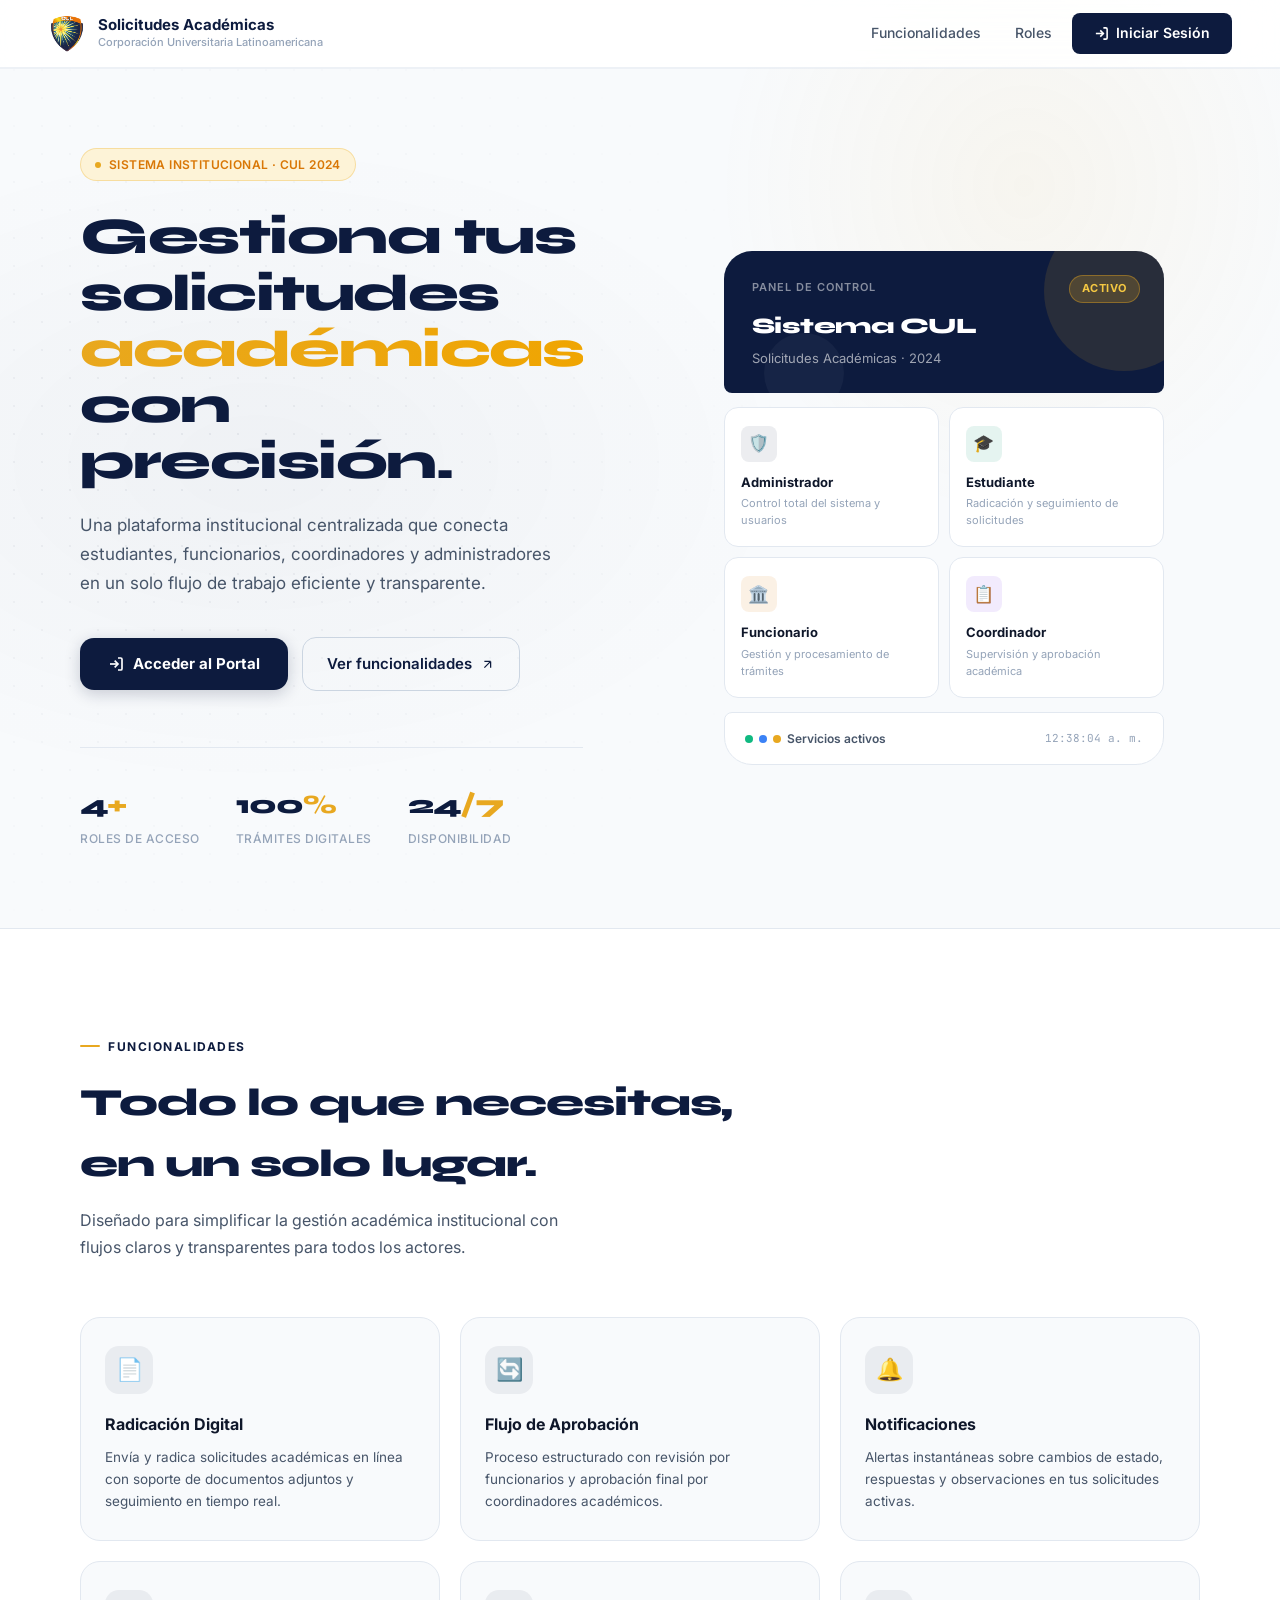
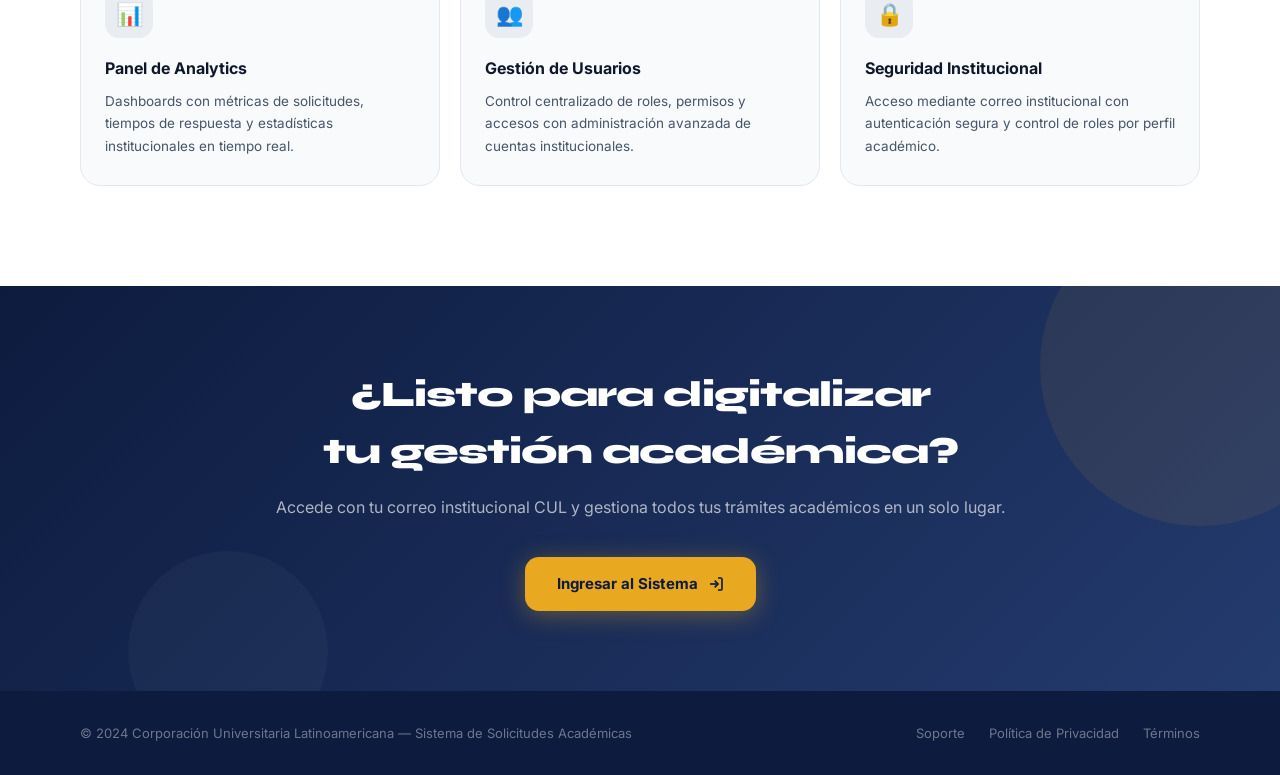
<file: frontend/index.html>
<!DOCTYPE html>
<html lang="es">

<head>
    <meta charset="UTF-8">
    <meta name="viewport" content="width=device-width, initial-scale=1.0">
    <title>Solicitudes Académicas — Corporación Universitaria Latinoamericana</title>
    <meta name="description"
        content="Plataforma institucional centralizada para la gestión de solicitudes académicas de la Corporación Universitaria Latinoamericana">
    <link rel="stylesheet" href="css/global.css">
    <link rel="stylesheet" href="css/landing.css">
</head>

<body>

    <div id="landing">

        <!-- ═══════════════════════════════════════════════════════
             NAVBAR
             ═══════════════════════════════════════════════════════ -->
        <nav class="land-nav">
            <div class="land-nav-brand">
                <div class="land-nav-logo-wrap">
                    <img src="assets/img/logo-cul.jpg" alt="Logo CUL">
                </div>
                <div>
                    <div class="land-nav-title">Solicitudes Académicas</div>
                    <div class="land-nav-sub">Corporación Universitaria Latinoamericana</div>
                </div>
            </div>
            <div class="land-nav-links">
                <a href="#features" class="land-nav-link">Funcionalidades</a>
                <a href="#roles" class="land-nav-link">Roles</a>
                <a href="html/login.html" class="land-nav-cta">
                    <svg width="15" height="15" viewBox="0 0 24 24" fill="none" stroke="currentColor"
                        stroke-width="2.5">
                        <path d="M15 3h4a2 2 0 012 2v14a2 2 0 01-2 2h-4" />
                        <polyline points="10 17 15 12 10 7" />
                        <line x1="15" y1="12" x2="3" y2="12" />
                    </svg>
                    Iniciar Sesión
                </a>
            </div>
        </nav>

        <!-- ═══════════════════════════════════════════════════════
             HERO
             ═══════════════════════════════════════════════════════ -->
        <section class="land-hero">
            <div class="land-hero-bg"></div>

            <div class="land-hero-left">
                <div class="land-hero-badge">
                    <div class="land-hero-badge-dot"></div>
                    Sistema Institucional · CUL 2024
                </div>
                <h1 class="land-hero-headline">
                    Gestiona tus<br>
                    solicitudes<br>
                    <em>académicas</em><br>
                    con precisión.
                </h1>
                <p class="land-hero-desc">
                    Una plataforma institucional centralizada que conecta estudiantes, funcionarios, coordinadores y
                    administradores en un solo flujo de trabajo eficiente y transparente.
                </p>
                <div class="land-hero-actions">
                    <a href="html/login.html" class="land-btn-primary">
                        <svg width="16" height="16" viewBox="0 0 24 24" fill="none" stroke="currentColor"
                            stroke-width="2.5">
                            <path d="M15 3h4a2 2 0 012 2v14a2 2 0 01-2 2h-4" />
                            <polyline points="10 17 15 12 10 7" />
                            <line x1="15" y1="12" x2="3" y2="12" />
                        </svg>
                        Acceder al Portal
                    </a>
                    <a href="#features" class="land-btn-secondary">
                        Ver funcionalidades
                        <svg width="15" height="15" viewBox="0 0 24 24" fill="none" stroke="currentColor"
                            stroke-width="2">
                            <path d="M7 17L17 7M17 7H7M17 7v10" />
                        </svg>
                    </a>
                </div>
                <div class="land-hero-stats">
                    <div class="land-stat-item">
                        <div class="land-stat-num">4<span>+</span></div>
                        <div class="land-stat-label">Roles de acceso</div>
                    </div>
                    <div class="land-stat-item">
                        <div class="land-stat-num">100<span>%</span></div>
                        <div class="land-stat-label">Trámites digitales</div>
                    </div>
                    <div class="land-stat-item">
                        <div class="land-stat-num">24<span>/7</span></div>
                        <div class="land-stat-label">Disponibilidad</div>
                    </div>
                </div>
            </div>

            <div class="land-hero-right" id="roles">
                <div class="land-hero-visual">
                    <div class="land-visual-header">
                        <div class="land-vh-label">Panel de control</div>
                        <div class="land-vh-title">Sistema CUL</div>
                        <div class="land-vh-sub">Solicitudes Académicas · 2024</div>
                        <div class="land-vh-badge">ACTIVO</div>
                    </div>
                    <div class="land-role-cards">
                        <div class="land-role-card">
                            <div class="land-rc-icon land-admin">🛡️</div>
                            <div class="land-rc-title">Administrador</div>
                            <div class="land-rc-desc">Control total del sistema y usuarios</div>
                        </div>
                        <div class="land-role-card">
                            <div class="land-rc-icon land-student">🎓</div>
                            <div class="land-rc-title">Estudiante</div>
                            <div class="land-rc-desc">Radicación y seguimiento de solicitudes</div>
                        </div>
                        <div class="land-role-card">
                            <div class="land-rc-icon land-official">🏛️</div>
                            <div class="land-rc-title">Funcionario</div>
                            <div class="land-rc-desc">Gestión y procesamiento de trámites</div>
                        </div>
                        <div class="land-role-card">
                            <div class="land-rc-icon land-coord">📋</div>
                            <div class="land-rc-title">Coordinador</div>
                            <div class="land-rc-desc">Supervisión y aprobación académica</div>
                        </div>
                    </div>
                    <div class="land-visual-footer">
                        <div class="land-vf-dot-row">
                            <div class="land-vf-dot land-green"></div>
                            <div class="land-vf-dot land-blue"></div>
                            <div class="land-vf-dot land-gold"></div>
                            <span class="land-vf-text">Servicios activos</span>
                        </div>
                        <div class="land-vf-time" id="live-time">--:--:--</div>
                    </div>
                </div>
            </div>
        </section>

        <!-- ═══════════════════════════════════════════════════════
             FEATURES
             ═══════════════════════════════════════════════════════ -->
        <section class="land-features" id="features">
            <div class="land-section-label">Funcionalidades</div>
            <h2 class="land-section-title">Todo lo que necesitas,<br>en un solo lugar.</h2>
            <p class="land-section-desc">
                Diseñado para simplificar la gestión académica institucional con flujos claros y transparentes para
                todos los actores.
            </p>
            <div class="land-features-grid">
                <div class="land-feat-card">
                    <div class="land-feat-icon">📄</div>
                    <div class="land-feat-title">Radicación Digital</div>
                    <div class="land-feat-desc">Envía y radica solicitudes académicas en línea con soporte de documentos
                        adjuntos y seguimiento en tiempo real.</div>
                </div>
                <div class="land-feat-card">
                    <div class="land-feat-icon">🔄</div>
                    <div class="land-feat-title">Flujo de Aprobación</div>
                    <div class="land-feat-desc">Proceso estructurado con revisión por funcionarios y aprobación final por
                        coordinadores académicos.</div>
                </div>
                <div class="land-feat-card">
                    <div class="land-feat-icon">🔔</div>
                    <div class="land-feat-title">Notificaciones</div>
                    <div class="land-feat-desc">Alertas instantáneas sobre cambios de estado, respuestas y
                        observaciones en tus solicitudes activas.</div>
                </div>
                <div class="land-feat-card">
                    <div class="land-feat-icon">📊</div>
                    <div class="land-feat-title">Panel de Analytics</div>
                    <div class="land-feat-desc">Dashboards con métricas de solicitudes, tiempos de respuesta y
                        estadísticas institucionales en tiempo real.</div>
                </div>
                <div class="land-feat-card">
                    <div class="land-feat-icon">👥</div>
                    <div class="land-feat-title">Gestión de Usuarios</div>
                    <div class="land-feat-desc">Control centralizado de roles, permisos y accesos con administración
                        avanzada de cuentas institucionales.</div>
                </div>
                <div class="land-feat-card">
                    <div class="land-feat-icon">🔒</div>
                    <div class="land-feat-title">Seguridad Institucional</div>
                    <div class="land-feat-desc">Acceso mediante correo institucional con autenticación segura y control
                        de roles por perfil académico.</div>
                </div>
            </div>
        </section>

        <!-- ═══════════════════════════════════════════════════════
             CTA
             ═══════════════════════════════════════════════════════ -->
        <section class="land-cta">
            <div class="land-cta-content">
                <h2 class="land-cta-title">¿Listo para digitalizar<br>tu gestión académica?</h2>
                <p class="land-cta-desc">Accede con tu correo institucional CUL y gestiona todos tus trámites
                    académicos en un solo lugar.</p>
                <a href="html/login.html" class="land-btn-gold">
                    Ingresar al Sistema
                    <svg width="16" height="16" viewBox="0 0 24 24" fill="none" stroke="currentColor" stroke-width="2.5">
                        <path d="M15 3h4a2 2 0 012 2v14a2 2 0 01-2 2h-4" />
                        <polyline points="10 17 15 12 10 7" />
                        <line x1="15" y1="12" x2="3" y2="12" />
                    </svg>
                </a>
            </div>
        </section>

        <!-- ═══════════════════════════════════════════════════════
             FOOTER
             ═══════════════════════════════════════════════════════ -->
        <footer class="land-footer">
            <div class="land-footer-copy">© 2024 Corporación Universitaria Latinoamericana — Sistema de Solicitudes
                Académicas</div>
            <div class="land-footer-links">
                <a href="#" class="land-footer-link">Soporte</a>
                <a href="#" class="land-footer-link">Política de Privacidad</a>
                <a href="#" class="land-footer-link">Términos</a>
            </div>
        </footer>

    </div>

    <script>
        function updateClock() {
            var el = document.getElementById('live-time');
            if (el) el.textContent = new Date().toLocaleTimeString('es-CO');
        }
        setInterval(updateClock, 1000);
        updateClock();
    </script>
</body>

</html>
</file>
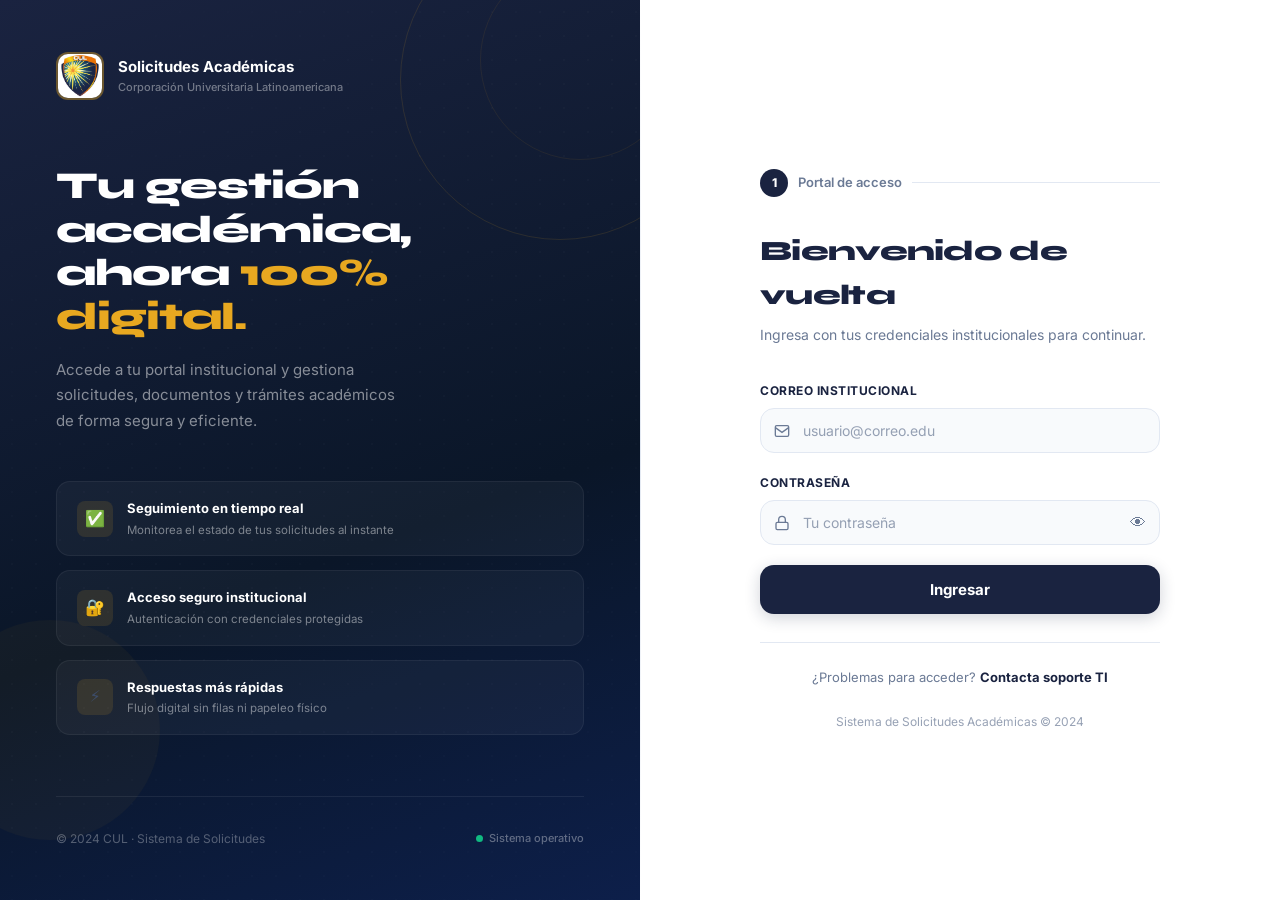
<file: frontend/login.html>
<!DOCTYPE html>
<html lang="es">

<head>
    <meta charset="UTF-8">
    <meta name="viewport" content="width=device-width, initial-scale=1.0">
    <title>Portal — Solicitudes Académicas</title>
    <meta name="description" content="Portal de acceso al sistema de solicitudes académicas universitarias">
    <link href="https://fonts.googleapis.com/css2?family=Inter:wght@400;500;600;700;800&display=swap" rel="stylesheet">
    <link rel="stylesheet" href="css/global.css">
    <link rel="stylesheet" href="css/login.css">
</head>

<body>

    <div class="login-layout">

        <!-- ═══ PANEL IZQUIERDO — Branding institucional ═══ -->
        <div class="login-left">
            <div class="ll-circle1"></div>
            <div class="ll-circle2"></div>
            <div class="ll-circle3"></div>
            <div class="ll-dots"></div>

            <div class="ll-top">
                <div class="ll-brand">
                    <img src="assets/img/logo-cul.jpg" alt="Logo CUL" class="ll-logo-img">
                    <div>
                        <div class="ll-name">Solicitudes Académicas</div>
                        <div class="ll-tagline">Corporación Universitaria Latinoamericana</div>
                    </div>
                </div>

                <h2 class="ll-headline">
                    Tu gestión<br>académica,<br>
                    ahora <em>100% digital.</em>
                </h2>

                <p class="ll-subdesc">
                    Accede a tu portal institucional y gestiona solicitudes, documentos y trámites académicos de forma
                    segura y eficiente.
                </p>

                <div class="ll-features">
                    <div class="ll-feat">
                        <div class="ll-feat-icon">✅</div>
                        <div class="ll-feat-text">
                            <div class="ll-feat-title">Seguimiento en tiempo real</div>
                            <div class="ll-feat-desc">Monitorea el estado de tus solicitudes al instante</div>
                        </div>
                    </div>
                    <div class="ll-feat">
                        <div class="ll-feat-icon">🔐</div>
                        <div class="ll-feat-text">
                            <div class="ll-feat-title">Acceso seguro institucional</div>
                            <div class="ll-feat-desc">Autenticación con credenciales protegidas</div>
                        </div>
                    </div>
                    <div class="ll-feat">
                        <div class="ll-feat-icon">⚡</div>
                        <div class="ll-feat-text">
                            <div class="ll-feat-title">Respuestas más rápidas</div>
                            <div class="ll-feat-desc">Flujo digital sin filas ni papeleo físico</div>
                        </div>
                    </div>
                </div>
            </div>

            <div class="ll-bottom">
                <div class="ll-copy">© 2024 CUL · Sistema de Solicitudes</div>
                <div class="ll-status">
                    <div class="ll-status-dot"></div>
                    <div class="ll-status-text">Sistema operativo</div>
                </div>
            </div>
        </div>

        <!-- ═══ PANEL DERECHO — Formulario de acceso ═══ -->
        <div class="login-right">
            <div class="login-form-wrap">

                <!-- Brand mobile (visible solo en pantallas pequeñas) -->
                <div class="lf-mobile-brand">
                    <img src="assets/img/logo-cul.jpg" alt="Logo CUL" class="lf-mobile-brand-img">
                    <div>
                        <div class="lf-mobile-brand-name">Solicitudes Académicas</div>
                        <div class="lf-mobile-brand-tag">Corporación Universitaria Latinoamericana</div>
                    </div>
                </div>

                <div class="lf-eyebrow">
                    <div class="lf-step">1</div>
                    <div class="lf-eye-text">Portal de acceso</div>
                    <div class="lf-eye-bar"></div>
                </div>

                <h1 class="lf-title">Bienvenido de vuelta</h1>
                <p class="lf-sub">Ingresa con tus credenciales institucionales para continuar.</p>

                <!-- ═══ FORMULARIO DE LOGIN ═══ -->
                <div id="formulario-login" class="animar-entrada">

                    <div class="mensaje-error" id="error-login">
                        <span>⚠</span>
                        <span id="texto-error-login">Correo o contraseña incorrectos</span>
                    </div>

                    <div class="campo-grupo">
                        <label for="f-correo" class="lf-field-label">Correo institucional</label>
                        <div class="lf-field-wrap">
                            <svg class="lf-field-icon" width="16" height="16" viewBox="0 0 24 24" fill="none"
                                stroke="currentColor" stroke-width="2">
                                <rect x="2" y="4" width="20" height="16" rx="2" />
                                <path d="M2 7l10 7 10-7" />
                            </svg>
                            <input type="email" id="f-correo" class="lf-field-input" placeholder="usuario@correo.edu"
                                autocomplete="email">
                        </div>
                    </div>

                    <div class="campo-grupo">
                        <label for="f-contrasena" class="lf-field-label">Contraseña</label>
                        <div class="campo-password">
                            <svg class="lf-field-icon" width="16" height="16" viewBox="0 0 24 24" fill="none"
                                stroke="currentColor" stroke-width="2">
                                <rect x="3" y="11" width="18" height="11" rx="2" />
                                <path d="M7 11V7a5 5 0 0110 0v4" />
                            </svg>
                            <input type="password" id="f-contrasena" class="lf-field-input" placeholder="Tu contraseña"
                                autocomplete="current-password">
                            <button type="button" class="btn-ver-password" id="btn-toggle-password"
                                aria-label="Mostrar contraseña">
                                <span id="icono-ojo">👁</span>
                            </button>
                        </div>
                    </div>

                    <button class="btn-ingresar" id="btn-login" onclick="iniciarSesion()">
                        <span id="btn-login-texto">Ingresar</span>
                        <span id="btn-login-spinner" class="spinner" style="display:none;"></span>
                    </button>

                </div>

                <!-- ═══ PANTALLA DE REDIRECCIÓN ═══ -->
                <div id="pantalla-exito" style="display:none;" class="animar-entrada">
                    <div class="pantalla-redireccion">
                        <span class="icono-redireccion" id="icono-redireccion">✅</span>
                        <div class="texto-redireccion" id="texto-redireccion">Bienvenido/a</div>
                        <div class="subtexto-redireccion" id="subtexto-redireccion">Preparando tu entorno</div>
                        <div class="barra-progreso">
                            <div class="relleno-barra" id="relleno-barra"></div>
                        </div>
                    </div>
                </div>

                <!-- ═══ AYUDA ═══ -->
                <div class="lf-help">
                    <p class="lf-help-text">
                        ¿Problemas para acceder? <a href="#" class="lf-help-link">Contacta soporte TI</a>
                    </p>
                </div>

                <div class="lf-footer">
                    Sistema de Solicitudes Académicas &copy; 2024
                </div>

            </div>
        </div>

    </div>

    <script src="js/utils/helpers.js"></script>
    <script src="js/api.js"></script>
    <script src="js/utils/auth.js"></script>
    <script src="js/utils/ui.js"></script>
    <script src="js/login.js"></script>
</body>

</html>
</file>
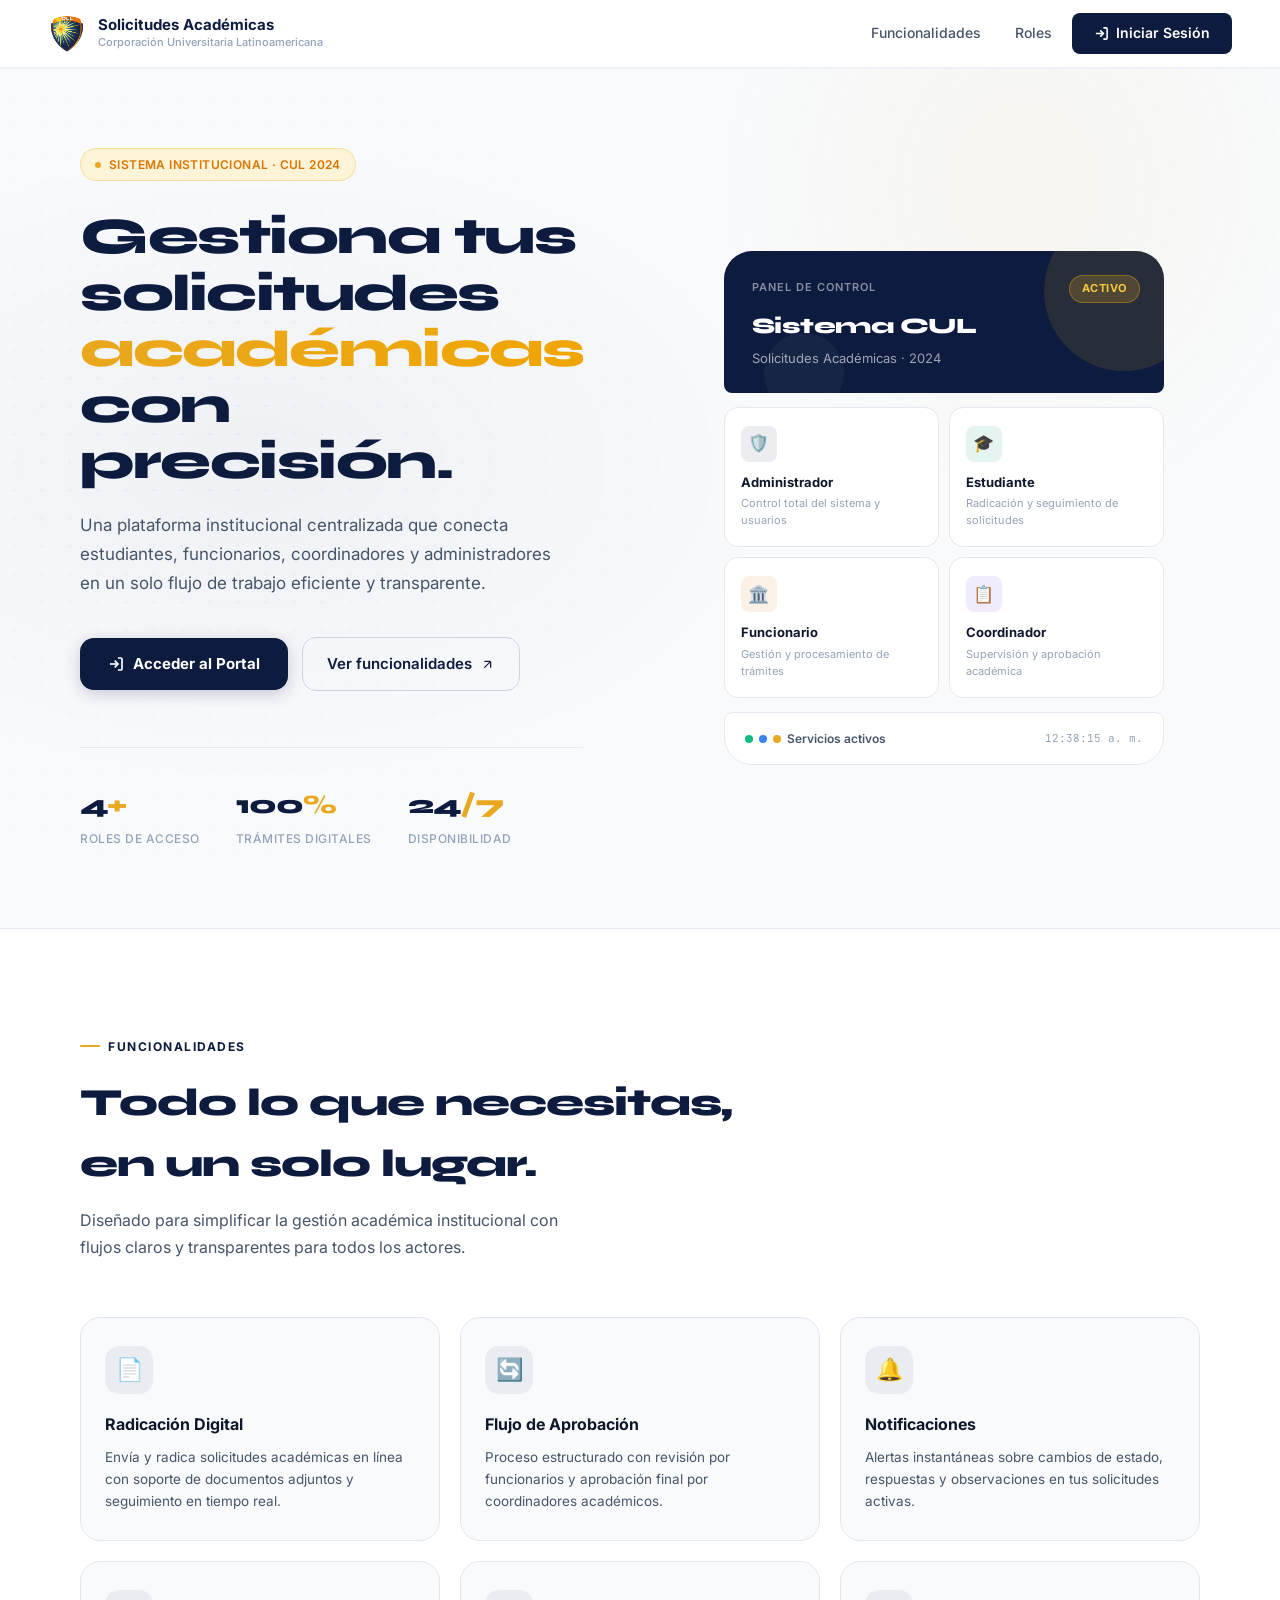
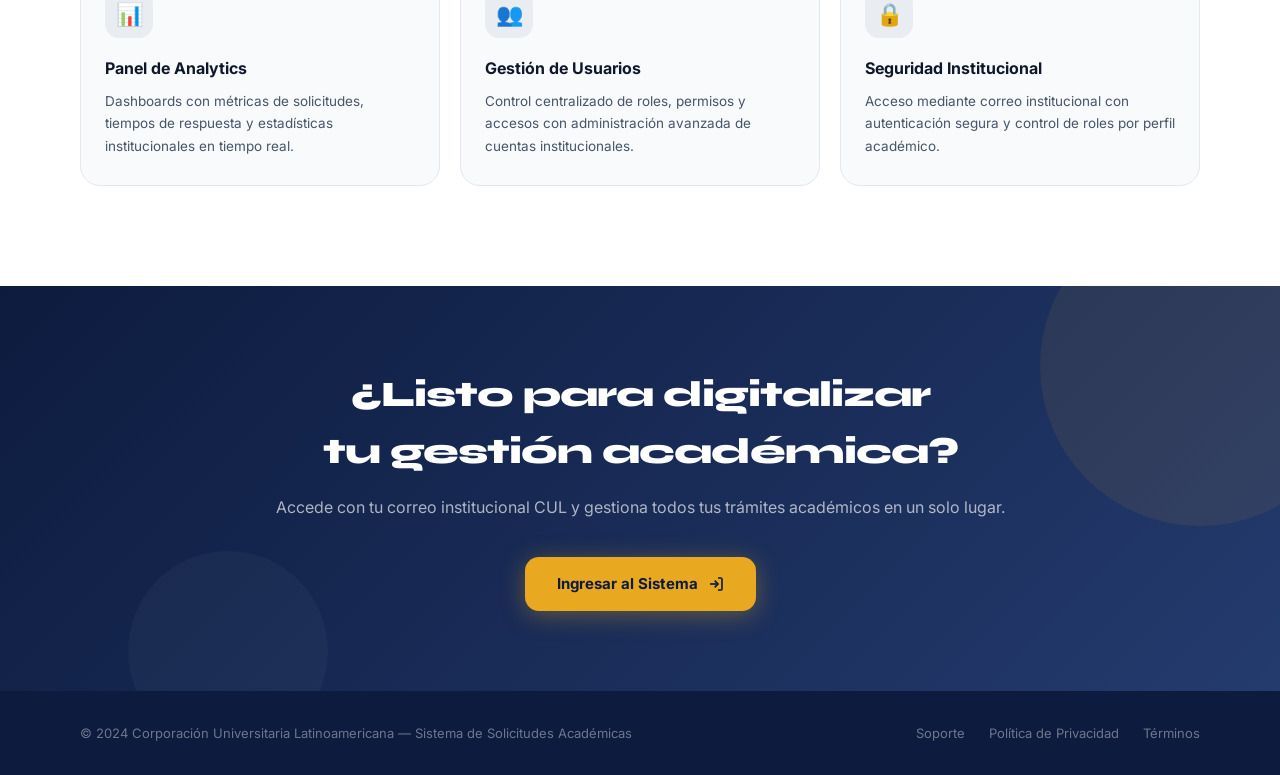
<file: frontend/html/analitica.html>
<!DOCTYPE html>
<html lang="es">

<head>
    <meta charset="UTF-8">
    <meta name="viewport" content="width=device-width, initial-scale=1.0">
    <title>Analítica — Solicitudes Académicas</title>
    <link
        href="https://fonts.googleapis.com/css2?family=JetBrains+Mono:wght@400;500;700&family=Syne:wght@400;600;700;800&display=swap"
        rel="stylesheet">
    <link rel="stylesheet" href="../css/global.css">
    <link rel="stylesheet" href="../css/admin.css">
    <script src="https://code.jquery.com/jquery-3.7.1.min.js"></script>
    <script src="https://cdn.datatables.net/1.13.7/js/jquery.dataTables.min.js"></script>
</head>

<body>
    <div id="admin-panel">
        <app-sidebar rol="admin" seccion="analitica"></app-sidebar>

        <main style="display:flex; flex-direction:column; width:100%; height:100vh;">
            <app-navbar title="ANALÍTICA GLOBAL"></app-navbar>

            <section class="section active" id="section-analitica" style="flex:1; padding:20px; overflow:hidden;">
                <!-- REPORTE DE POWER BI -->
                <div style="width:100%; height:100%; border-radius:12px; overflow:hidden; background:var(--surface);">
                    <iframe title="solicitudes_academicas" style="width:100%; height:100%; border:none;"
                        src="https://app.powerbi.com/view?r=eyJrIjoiOGZlNjM5N2QtYzI3ZC00OTliLWFhZTctMDliZDJhYmIwMWNlIiwidCI6IjI1ZGFmZThmLTBkOGItNGM3Ni04YWUxLWFjNDc5OTFhODA5ZSJ9"
                        frameborder="0" allowFullScreen="true"></iframe>
                </div>
            </section>
        </main>
    </div>

    <!-- UTILS -->
    <script src="../js/utils/helpers.js"></script>
    <script src="../js/utils/auth.js"></script>
    <script src="../js/utils/ui.js"></script>

    <!-- API -->
    <script src="../js/api.js"></script>

    <!-- COMPONENTS -->
    <script src="../js/components.js"></script>

    <!-- MÓDULO (CAMBIA SEGÚN PÁGINA) -->
    <script src="../js/analitica.js"></script>
</body>

</html>
</file>
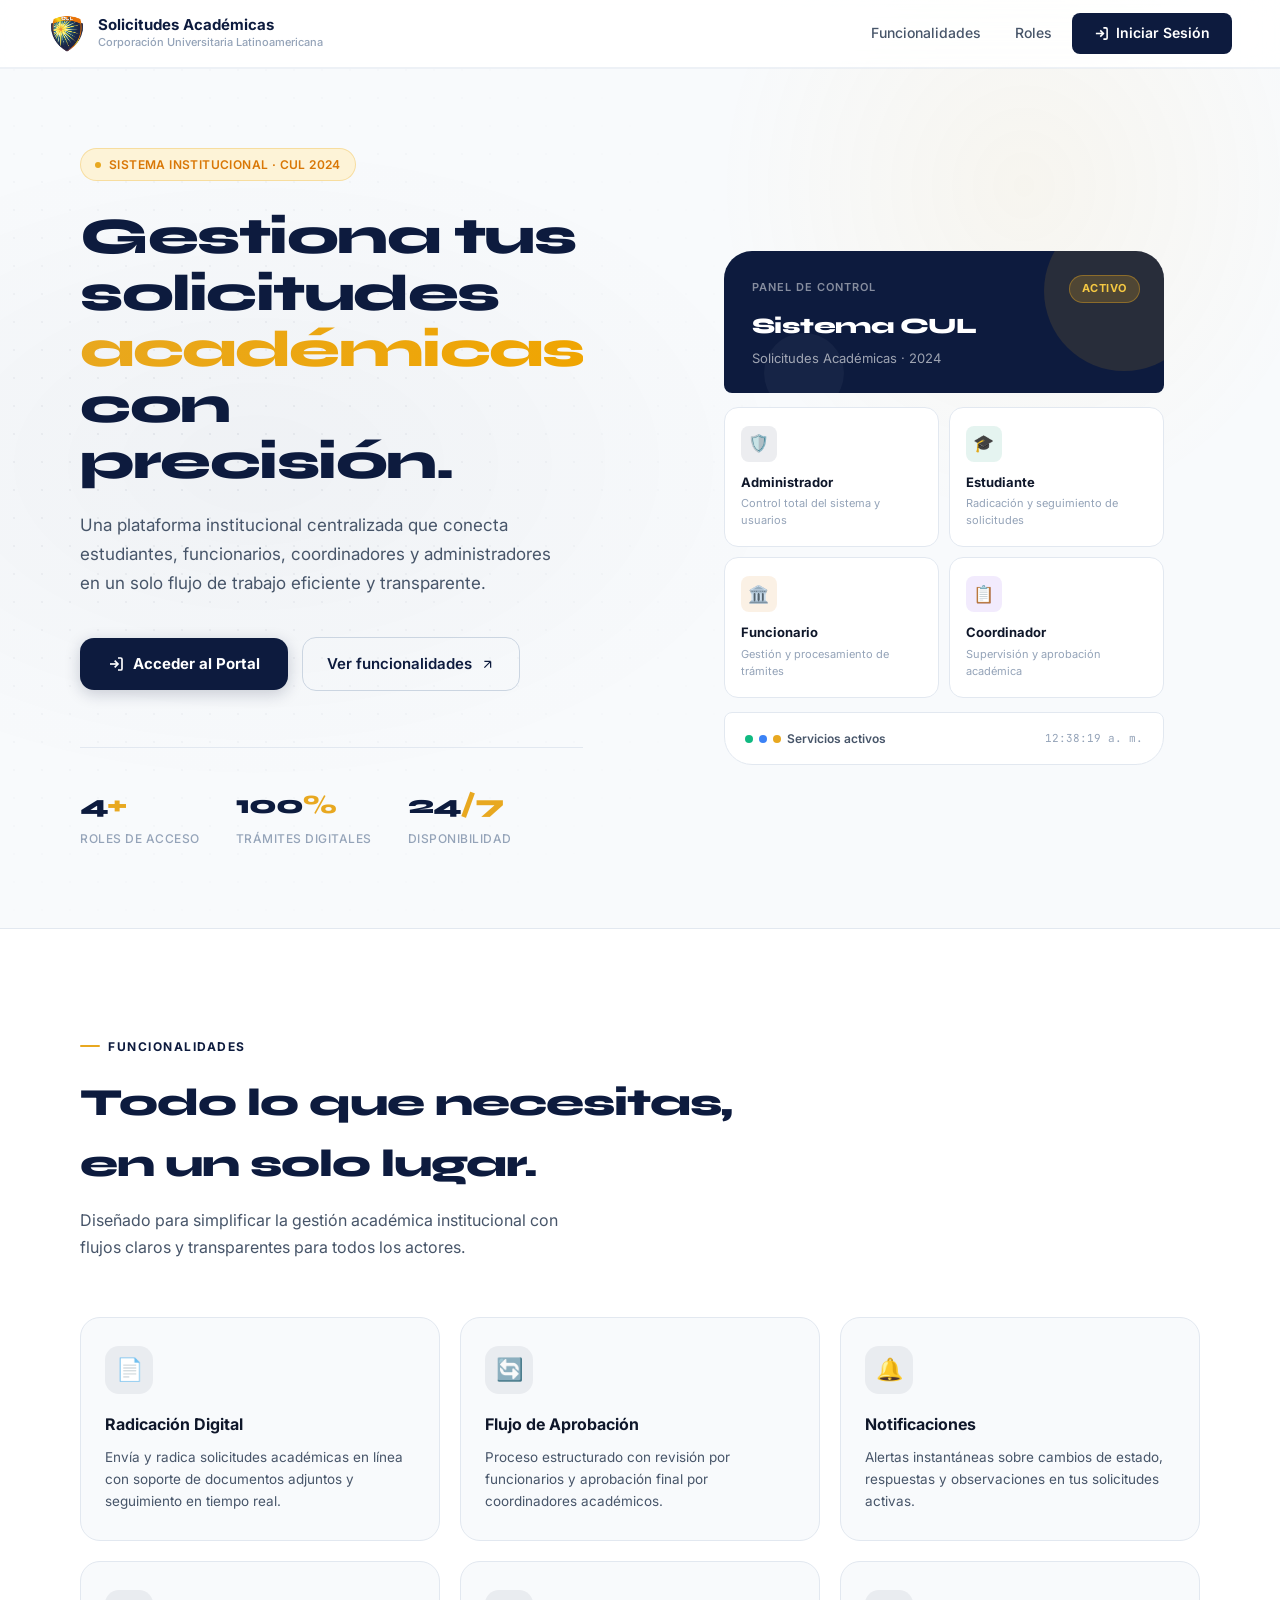
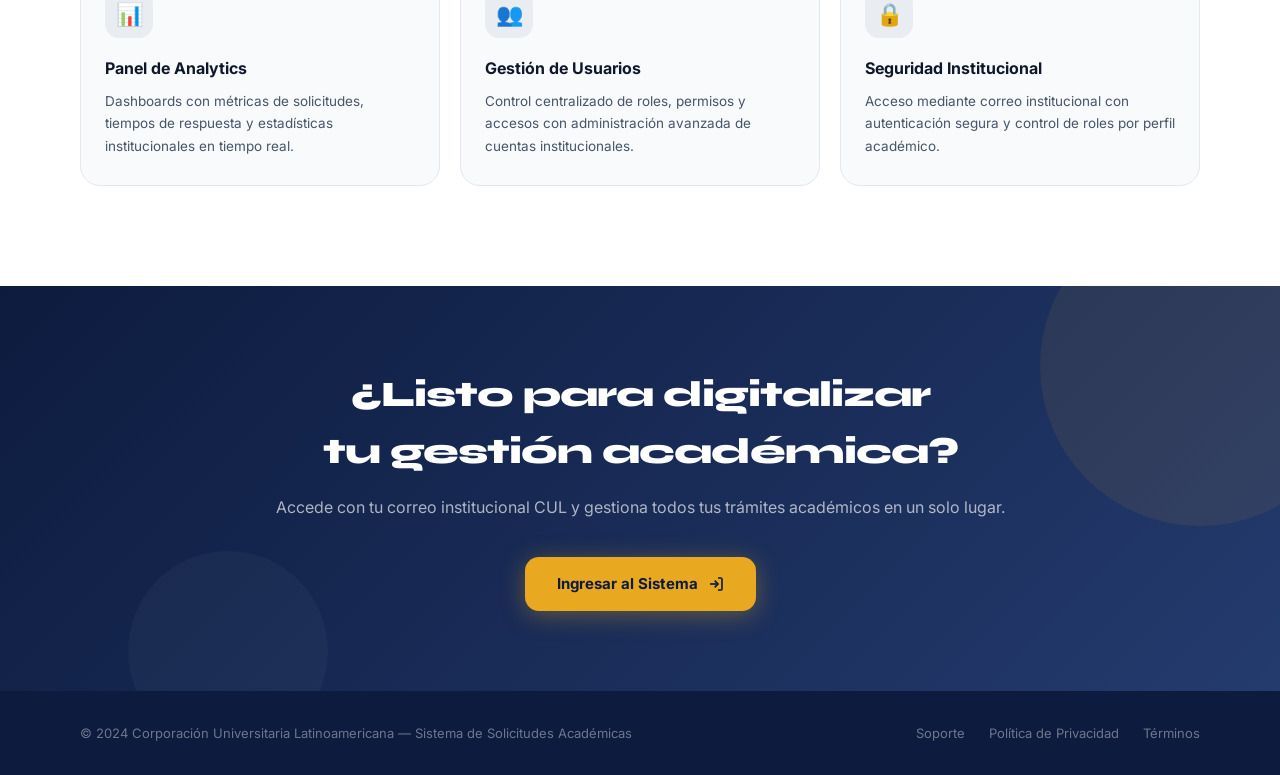
<file: frontend/html/coordinador.html>
<!DOCTYPE html>
<html lang="es">

<head>
    <meta charset="UTF-8">
    <meta name="viewport" content="width=device-width, initial-scale=1.0">
    <title>Panel Coordinador — Solicitudes Académicas</title>
    <link
        href="https://fonts.googleapis.com/css2?family=JetBrains+Mono:wght@400;500;700&family=Syne:wght@400;600;700;800&display=swap"
        rel="stylesheet">
    <link rel="stylesheet" href="../css/global.css">
    <link rel="stylesheet" href="../css/admin.css">
    <link rel="stylesheet" href="../css/datatables.css">
    <script src="https://code.jquery.com/jquery-3.6.0.min.js"></script>
    <script src="https://cdn.datatables.net/1.13.6/js/jquery.dataTables.min.js"></script>
</head>

<body>

    <div class="toast" id="toast"></div>

    <!-- PANEL COORDINADOR -->
    <div id="admin-panel">
        <app-sidebar rol="coordinador" seccion="overview"></app-sidebar>

        <app-navbar title="APROBACIONES"></app-navbar>

        <main class="main-content">

            <!-- OVERVIEW -->
            <section class="section active" id="section-overview">
                <div class="section-header">
                    <div>
                        <div class="section-title">Overview</div>
                    </div>
                    <div style="display:flex;gap:8px;align-items:center;">
                        <button class="btn-sm btn-outline" id="btn-exportar">↓ Exportar</button>
                        <button class="btn-sm c-purple" onclick="showSection('solicitudes')">Gestionar Aprobaciones</button>
                    </div>
                </div>
                <div class="alert-banner" id="alert-pendientes">
                    <div class="ab-icon">⏳</div>
                    <div class="ab-text">
                        Tienes <strong id="pendientes-count">0 solicitudes pendientes</strong> que requieren tu atención.
                    </div>
                    <button class="btn-sm c-purple" onclick="showSection('solicitudes')">Ver pendientes →</button>
                </div>
                <div class="stats-row">
                    <div class="stat-box c-purple">
                        <div class="stat-box-icon">📄</div>
                        <div class="stat-box-num" id="ov-solicitudes">–</div>
                        <div class="stat-box-label">Solicitudes</div>
                    </div>
                    <div class="stat-box c-yellow">
                        <div class="stat-box-icon">⏳</div>
                        <div class="stat-box-num" id="ov-pendientes">–</div>
                        <div class="stat-box-label">Pendientes</div>
                    </div>
                    <div class="stat-box c-blue">
                        <div class="stat-box-icon">🔍</div>
                        <div class="stat-box-num" id="ov-en-revision">–</div>
                        <div class="stat-box-label">En Revisión</div>
                    </div>
                    <div class="stat-box c-green">
                        <div class="stat-box-icon">✅</div>
                        <div class="stat-box-num" id="ov-aprobadas">–</div>
                        <div class="stat-box-label">Aprobadas</div>
                    </div>
                    <div class="stat-box c-red">
                        <div class="stat-box-icon">❌</div>
                        <div class="stat-box-num" id="ov-rechazadas">–</div>
                        <div class="stat-box-label">Rechazadas</div>
                    </div>
                </div>
                <div class="panel">
                    <div class="panel-head">
                        <h3>
                            <div class="panel-head-dot"></div> Últimas Solicitudes
                        </h3>
                    </div>
                    <div class="filter-bar" id="ov-filter-bar">
                        <div class="filter-chip active" data-estado="">Todas</div>
                        <div class="filter-chip" data-estado="pendiente">Pendientes</div>
                        <div class="filter-chip" data-estado="en_revision">En revisión</div>
                        <div class="filter-chip" data-estado="aprobada">Aprobadas</div>
                        <div class="filter-chip" data-estado="rechazada">Rechazadas</div>
                    </div>
                    <div id="overview-recent">
                        <div class="loading-state">
                            <div class="spinner"></div><br>Cargando...
                        </div>
                    </div>
                </div>
            </section>

            <!-- SOLICITUDES -->
            <section class="section" id="section-solicitudes">
                <div class="section-header">
                    <div>
                        <div class="section-title">Aprobar Solicitudes</div>
                    </div>
                    <div style="display:flex;gap:8px;flex-wrap:wrap;align-items:center;">
                        <select id="filter-estado"
                            style="background:var(--surface);border:1px solid var(--border);color:var(--text);padding:5px 10px;border-radius:6px;font-size:0.72rem;font-family:var(--font-mono);outline:none;cursor:pointer;">
                            <option value="">Todos los estados</option>
                            <option value="pendiente">Pendiente</option>
                            <option value="en_revision">En revisión</option>
                            <option value="aprobada">Aprobada</option>
                            <option value="rechazada">Rechazada</option>
                        </select>
                    </div>
                </div>
                <div class="panel">
                    <div class="panel-head">
                        <h3>
                            <div class="panel-head-dot"></div> solicitudes
                        </h3><button class="btn-sm blue" id="btn-recargar-solicitudes">↻ Recargar</button>
                    </div>
                    <div class="search-bar"><input class="search-input" id="input-buscar-solicitudes"
                            placeholder="Buscar solicitudes..."></div>
                    <div class="filter-bar" id="aprobaciones-filters">
                        <div class="filter-chip active" data-filter="all">Todas</div>
                        <div class="filter-chip" data-filter="pendiente">Pendientes</div>
                        <div class="filter-chip" data-filter="en_revision">En revisión</div>
                        <div class="filter-chip" data-filter="aprobada">Aprobadas</div>
                        <div class="filter-chip" data-filter="rechazada">Rechazadas</div>
                    </div>
                    <div id="data-solicitudes">
                        <div class="loading-state">
                            <div class="spinner"></div><br>Cargando...
                        </div>
                    </div>
                </div>
            </section>

        </main>
    </div>

    <!-- MODAL DECISIÓN -->
    <div class="modal-overlay" id="modal-decision">
        <div class="modal-box">
            <div class="modal-head">
                <h4 id="modal-decision-title">Decisión de Solicitud</h4>
                <button class="modal-close" id="btn-cerrar-decision-1">✕</button>
            </div>
            <div class="modal-body">
                <div id="modal-decision-info"></div>
                <div class="form-field">
                    <label>Seleccione una acción</label>
                    <div class="decision-choice">
                        <button class="choice-btn approve-choice" id="choice-approve">
                            <div class="choice-btn-icon">✓</div>
                            Aprobar
                        </button>
                        <button class="choice-btn reject-choice" id="choice-reject">
                            <div class="choice-btn-icon">✕</div>
                            Rechazar
                        </button>
                    </div>
                </div>
                <div class="form-field">
                    <label>Comentario (obligatorio al rechazar)</label>
                    <textarea id="decision-comentario" class="form-textarea-new" rows="3"
                        placeholder="Observaciones sobre esta solicitud..."></textarea>
                </div>
            </div>
            <div class="modal-footer">
                <button class="btn-sm cancel" style="padding:7px 18px;" id="btn-cerrar-decision-2">Cancelar</button>
                <button class="btn-sm green" style="padding:7px 18px;" id="btn-confirmar-decision">Confirmar Decisión</button>
            </div>
        </div>
    </div>

    <!-- MODAL DETALLE -->
    <div class="modal-overlay" id="modal-json">
        <div class="modal-box wide">
            <div class="modal-head">
                <h4 id="modal-json-title">Detalle de Solicitud</h4>
                <button class="modal-close" id="btn-cerrar-json-1">✕</button>
            </div>
            <div class="modal-body">
                <div id="modal-json-content"></div>
            </div>
            <div class="modal-footer"><button class="btn-sm blue" style="padding:7px 18px;" id="btn-copiar-json">⎘
                    Copiar</button></div>
        </div>
    </div>

    <!-- MODAL CONFIRMACIÓN LOGOUT -->
    <div class="modal-overlay" id="modal-logout">
        <div class="modal-box" style="width:400px;">
            <div class="modal-head">
                <h4>Cerrar Sesión</h4>
                <button class="modal-close" data-action="close-logout">✕</button>
            </div>
            <div class="modal-body" style="text-align:center;padding:2rem 1.5rem;">
                <div style="font-size:2.5rem;margin-bottom:0.6rem;">⬡</div>
                <div style="font-size:1.05rem;font-weight:700;color:var(--text-strong);font-family:var(--font-display);margin-bottom:0.4rem;">¿Estás seguro de cerrar sesión?</div>
                <div style="color:var(--text-muted);font-size:0.85rem;line-height:1.5;">Tendrás que volver a iniciar sesión para acceder nuevamente.</div>
            </div>
            <div class="modal-footer" style="justify-content:center;gap:10px;">
                <button class="btn-sm cancel" style="padding:7px 22px;" data-action="close-logout">Cancelar</button>
                <button class="btn-sm red" style="padding:7px 22px;" id="btn-confirmar-logout">Cerrar sesión</button>
            </div>
        </div>
    </div>

    <!-- UTILS -->
    <script src="../js/utils/helpers.js"></script>
    <script src="../js/utils/auth.js"></script>
    <script src="../js/utils/ui.js"></script>

    <!-- API -->
    <script src="../js/api.js"></script>

    <!-- COMPONENTS -->
    <script src="../js/components.js"></script>

    <!-- MÓDULO (CAMBIA SEGÚN PÁGINA) -->
    <script src="../js/coordinador.js"></script>
</body>

</html>
</file>
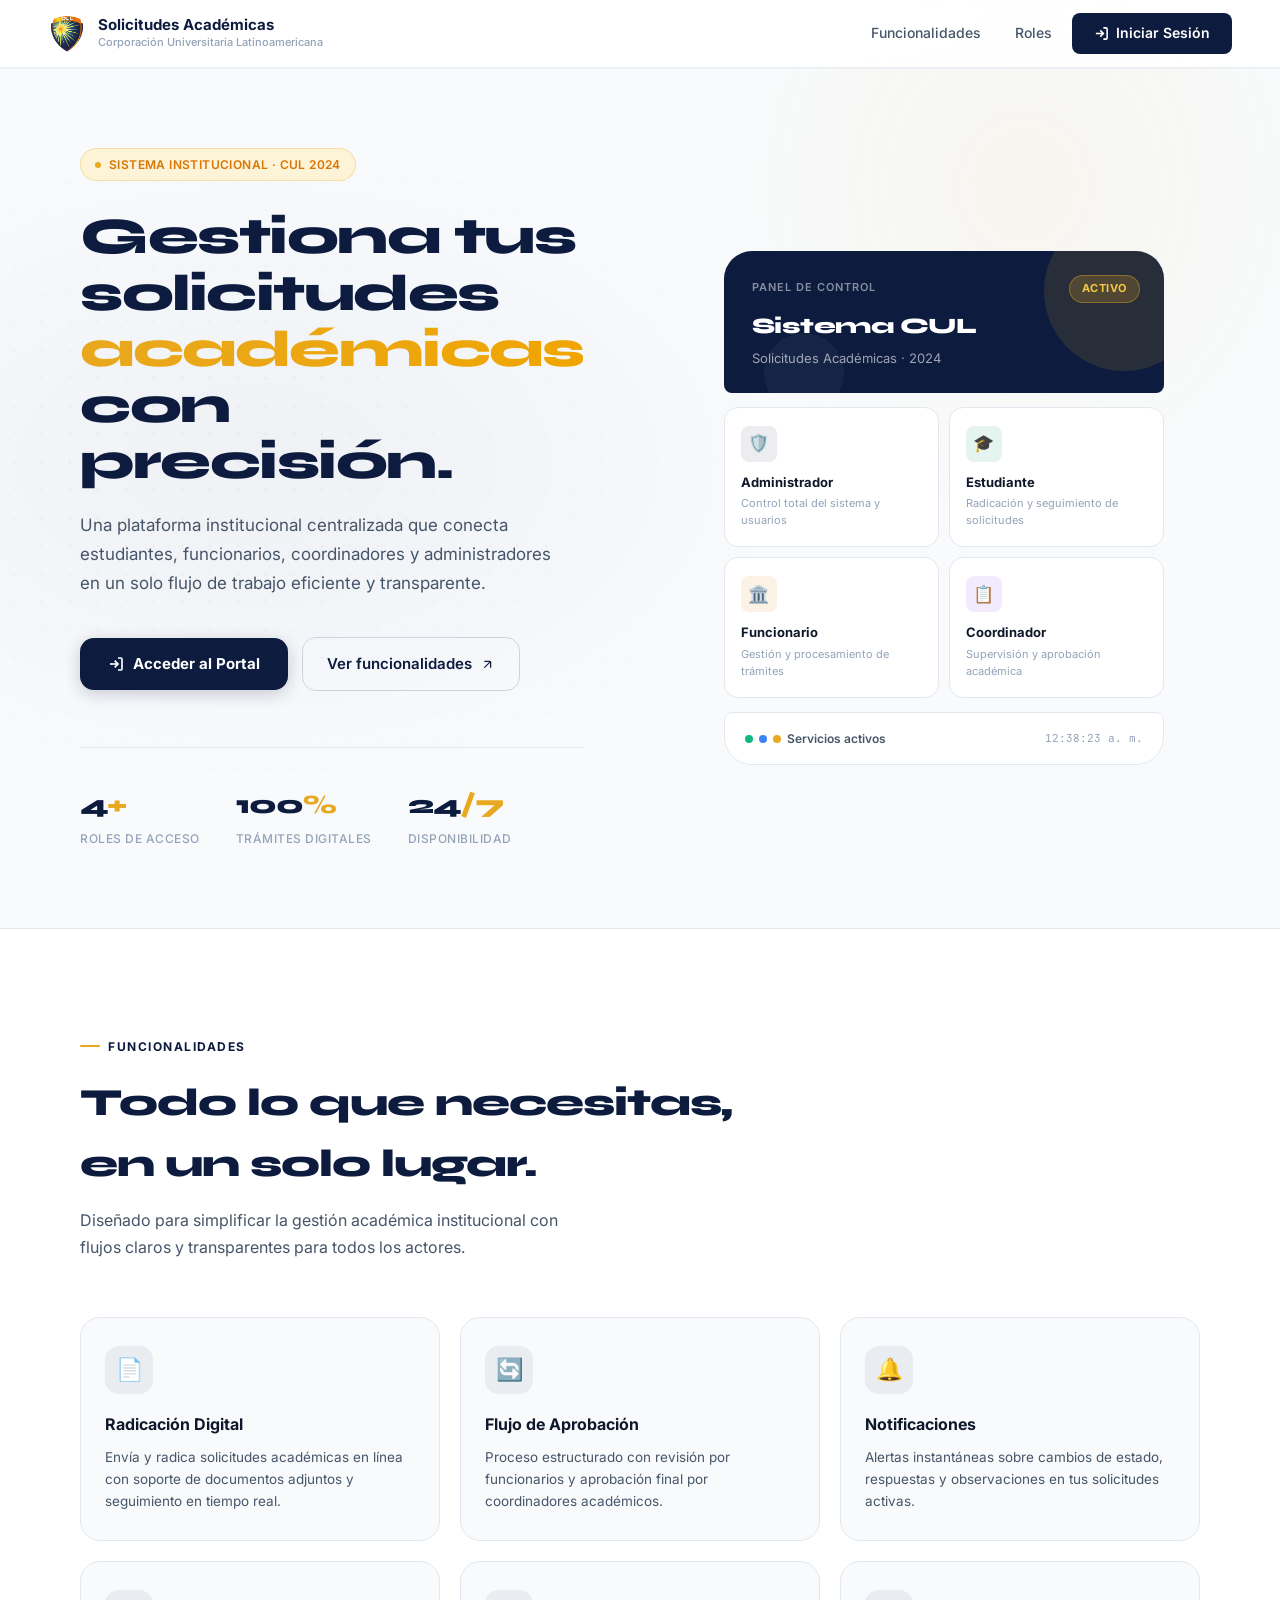
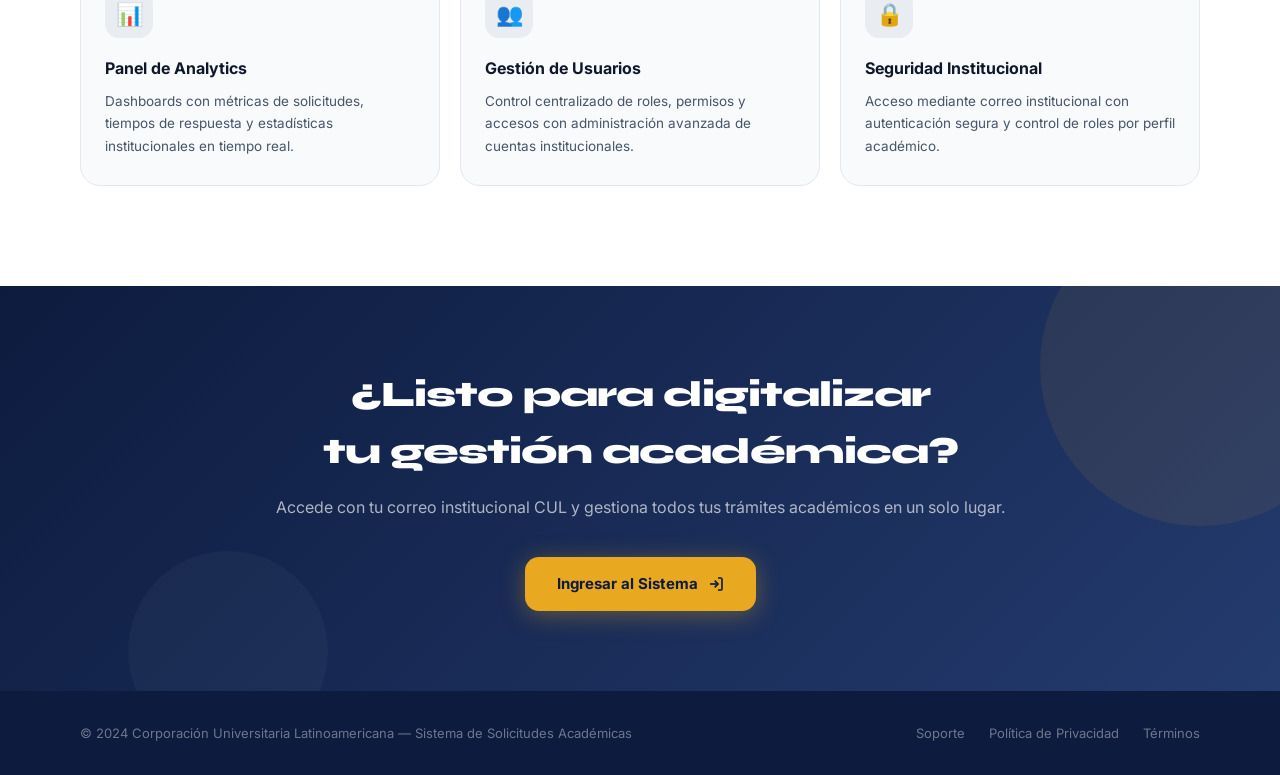
<file: frontend/html/estudiante.html>
<!DOCTYPE html>
<html lang="es">

<head>
    <meta charset="UTF-8">
    <meta name="viewport" content="width=device-width, initial-scale=1.0">
    <title>Panel Estudiante — CUL</title>
    <link
        href="https://fonts.googleapis.com/css2?family=JetBrains+Mono:wght@400;500;700&family=Syne:wght@400;600;700;800&display=swap"
        rel="stylesheet">
    <link rel="stylesheet" href="../css/global.css">
    <link rel="stylesheet" href="../css/estudiante.css">
    <link rel="stylesheet" href="../css/datatables.css">
    <link rel="stylesheet" href="../css/student-ui.css">
    <script src="https://code.jquery.com/jquery-3.7.1.min.js"></script>
    <script src="https://cdn.datatables.net/1.13.7/js/jquery.dataTables.min.js"></script>
</head>

<body>

    <!-- ═══════════════════════════════════════════════════════════════
     APP SHELL
     ═══════════════════════════════════════════════════════════════ -->
    <div class="app">

        <!-- SIDEBAR -->
        <aside class="sidebar">
            <div class="sb-brand">
                <div class="sb-logo" style="display:flex;align-items:center;">
                    <img src="../assets/img/logo-cul.jpg" alt="Logo CUL" class="logo-img">
                </div>
                <div>
                    <div class="sb-name">Solicitudes Acad.</div>
                    <div class="sb-sub">Portal Estudiantil</div>
                </div>
            </div>
            <div class="sb-user">
                <div class="sb-avatar" id="sb-avatar-leter">U</div>
                <div style="flex:1;min-width:0;">
                    <div class="sb-user-name" id="sb-user-name">Estudiante</div>
                    <div class="sb-role-badge">Estudiante</div>
                </div>
            </div>
            <nav class="sb-nav">
                <div class="sb-section-label">Mi Panel</div>
                <a class="sb-item-nav active" data-section="solicitudes">
                    <span class="sb-icon">▦</span>
                    <span>Mis Solicitudes</span>
                </a>
                <a class="sb-item-nav" data-section="documentos">
                    <span class="sb-icon">📄</span>
                    <span>Mis Documentos</span>
                </a>
                <a class="sb-item-nav" data-section="notificaciones">
                    <span class="sb-icon">🔔</span>
                    <span>Notificaciones</span>
                </a>
            </nav>
            <div class="sb-bottom">
                <a class="sb-bottom-item">
                    <span>⚙</span><span>Configuración</span>
                </a>
                <a class="sb-bottom-item danger" id="sb-logout">
                    <span>⬡</span><span>Cerrar sesión</span>
                </a>
            </div>
        </aside>

        <!-- MAIN CONTENT AREA -->
        <div class="main-content">

            <!-- TOPBAR -->
            <header class="app-topbar">
                <div class="tb-breadcrumb">
                    <span class="tb-crumb-root">Panel</span>
                    <span class="tb-crumb-sep">›</span>
                    <span class="tb-crumb-current">Panel Estudiante</span>
                </div>
                <div class="tb-right">
                    <div class="tb-search">
                        <span style="color:var(--text-4);font-size:13px;">🔍</span>
                        <input type="text" placeholder="Buscar solicitudes...">
                    </div>
                    <div class="tb-notif-btn">
                        🔔
                        <div class="tb-notif-dot"></div>
                    </div>
                    <div class="tb-user-pill">
                        <div class="tb-user-av" id="tb-avatar-leter">U</div>
                        <span class="tb-user-email" id="topbar-nombre">usuario@universidad.edu.co</span>
                    </div>
                    <button class="tb-exit" id="tb-logout-btn">Salir</button>
                </div>
            </header>

            <!-- PAGE CONTENT -->
            <div class="page-content">

                <!-- ========================================
                 SECCIÓN: MIS SOLICITUDES
                 ======================================== -->
                <div class="section-content active" id="section-solicitudes">

                    <!-- HERO BANNER -->
                    <div class="hero-banner">
                        <div class="hb-left">
                            <div class="hb-eyebrow">Portal Estudiantil · CUL 2026</div>
                            <div class="hb-title">Bienvenido, <span id="welcome-name"></span></div>
                            <div class="hb-sub">Aquí puedes radicar, hacer seguimiento y gestionar todas tus solicitudes
                                académicas de forma rápida y segura.</div>
                        </div>
                        <div class="hb-right">
                            <button class="btn-new-solicitud" id="btn-nueva-solicitud">
                                <svg width="16" height="16" viewBox="0 0 24 24" fill="none" stroke="currentColor"
                                    stroke-width="2.5">
                                    <line x1="12" y1="5" x2="12" y2="19" />
                                    <line x1="5" y1="12" x2="19" y2="12" />
                                </svg>
                                Nueva Solicitud
                            </button>
                            <div class="hb-stats-mini">
                                <div class="hb-stat-mini">
                                    <div class="hb-stat-mini-num" id="h-total">0</div>
                                    <div class="hb-stat-mini-lbl">Total</div>
                                </div>
                                <div class="hb-stat-mini">
                                    <div class="hb-stat-mini-num" style="color:var(--gold)" id="h-pendientes">0</div>
                                    <div class="hb-stat-mini-lbl">Pendientes</div>
                                </div>
                                <div class="hb-stat-mini">
                                    <div class="hb-stat-mini-num" style="color:#6EE7B7" id="h-aprobadas">0</div>
                                    <div class="hb-stat-mini-lbl">Aprobadas</div>
                                </div>
                            </div>
                        </div>
                    </div>

                    <!-- STAT CARDS -->
                    <div class="stats-row">
                        <div class="stat-card sc-total">
                            <div class="stat-icon">📋</div>
                            <div class="stat-num" id="stat-total">0</div>
                            <div class="stat-lbl">Total</div>
                        </div>
                        <div class="stat-card sc-pending">
                            <div class="stat-icon">⏳</div>
                            <div class="stat-num" id="stat-pendientes">0</div>
                            <div class="stat-lbl">Pendientes</div>
                        </div>
                        <div class="stat-card sc-approved">
                            <div class="stat-icon">✓</div>
                            <div class="stat-num" id="stat-aprobadas">0</div>
                            <div class="stat-lbl">Aprobadas</div>
                        </div>
                        <div class="stat-card sc-review">
                            <div class="stat-icon">🔍</div>
                            <div class="stat-num" id="stat-revision">0</div>
                            <div class="stat-lbl">En revisión</div>
                        </div>
                    </div>

                    <!-- SOLICITUDES LIST -->
                    <div class="section-hd">
                        <div class="section-title">
                            <div class="section-dot"></div>
                            Mis Solicitudes
                        </div>
                        <div class="filter-tabs">
                            <button class="filter-tab filter-chip active" data-filter="todas">Todas</button>
                            <button class="filter-tab filter-chip" data-filter="pendiente">Pendientes</button>
                            <button class="filter-tab filter-chip" data-filter="en_revision">En revisión</button>
                            <button class="filter-tab filter-chip" data-filter="aprobada">Aprobadas</button>
                            <button class="filter-tab filter-chip" data-filter="rechazada">Rechazadas</button>
                        </div>
                    </div>

                    <div class="requests-list" id="lista-solicitudes">
                        <div class="empty-state">
                            <div style="font-size:1.5rem;margin-bottom:0.5rem;">⟳</div>
                            Cargando solicitudes...
                        </div>
                    </div>

                </div>

                <!-- ========================================
                 SECCIÓN: MIS DOCUMENTOS (vacía)
                 ======================================== -->
                <div class="section-content" id="section-documentos" style="display:none;">
                    <div class="empty-state-v2">
                        <div class="empty-icon-v2">📁</div>
                        <div class="empty-title-v2">Mis Documentos</div>
                        <div class="empty-sub-v2">Los documentos asociados a tus solicitudes aparecerán aquí.</div>
                    </div>
                </div>

                <!-- ========================================
                 SECCIÓN: NOTIFICACIONES (vacía)
                 ======================================== -->
                <div class="section-content" id="section-notificaciones" style="display:none;">
                    <div class="empty-state-v2">
                        <div class="empty-icon-v2">🔔</div>
                        <div class="empty-title-v2">Sin notificaciones</div>
                        <div class="empty-sub-v2">Recibirás alertas cuando cambie el estado de tus solicitudes.</div>
                    </div>
                </div>

            </div>
        </div>

    </div>

    <!-- ═══════════════════════════════════════════════════════════════
     ELEMENTOS FUERA DE .APP (position:fixed necesita estar fuera)
     ═══════════════════════════════════════════════════════════════ -->

    <div class="toast" id="toast"></div>

    <!-- MODAL NUEVA SOLICITUD -->
    <div class="modal-overlay" id="modal-nueva">
        <div class="modal-box">
            <div class="modal-head">
                <h4>Nueva Solicitud</h4>
                <button class="modal-close" id="btn-cerrar-nueva-1">✕</button>
            </div>
            <div class="modal-body">

                <div class="modal-user-info">
                    <div class="mui-av" id="mui-avatar">U</div>
                    <div>
                        <div class="mui-name" id="usuario-nombre"></div>
                        <div class="mui-email" id="usuario-correo"></div>
                    </div>
                </div>

                <div class="form-row2">
                    <div class="form-field">
                        <label>Tipo de Solicitud</label>
                        <select id="f-tipo">
                            <option value="">Cargando...</option>
                        </select>
                    </div>
                    <div class="form-field">
                        <label>Prioridad</label>
                        <select id="f-prioridad">
                            <option value="baja">Baja</option>
                            <option value="media" selected>Media</option>
                            <option value="alta">Alta</option>
                            <option value="urgente">Urgente</option>
                        </select>
                    </div>
                </div>

                <div class="form-field">
                    <label>Descripción</label>
                    <textarea id="f-descripcion" rows="4"
                        placeholder="Describe el motivo de tu solicitud..."></textarea>
                </div>
            </div>
            <div class="modal-footer">
                <button class="btn-sm cancel" id="btn-cerrar-nueva-2">Cancelar</button>
                <button class="btn-sm blue" id="btn-crear-solicitud">→ Enviar Solicitud</button>
            </div>
        </div>
    </div>

    <!-- MODAL DETALLE -->
    <div class="modal-overlay" id="modal-detalle">
        <div class="modal-box" style="width:520px;">
            <div class="modal-head">
                <h4 id="modal-detalle-title">Detalle</h4>
                <button class="modal-close" id="btn-cerrar-detalle-1">✕</button>
            </div>
            <div class="modal-body">
                <div id="modal-detalle-content"></div>
            </div>
            <div class="modal-footer">
                <button class="btn-sm blue" id="btn-copiar-detalle">⎘ Copiar</button>
            </div>
        </div>
    </div>

    <!-- MODAL CONFIRMAR ELIMINACIÓN -->
    <div class="modal-overlay" id="modal-confirmar">
        <div class="modal modal-confirm-pro">

            <div class="modal-body confirm-body">

                <div class="confirm-icon">
                    <svg width="42" height="42" viewBox="0 0 24 24" fill="none" stroke="#ef4444" stroke-width="1.5"
                        stroke-linecap="round" stroke-linejoin="round">
                        <path
                            d="M12 9v2m0 4h.01m-6.938 4h13.856c1.54 0 2.502-1.667 1.732-3L13.732 4c-.77-1.333-2.694-1.333-3.464 0L3.34 16c-.77 1.333.192 3 1.732 3z" />
                    </svg>
                </div>

                <div class="confirm-title">
                    ¿Confirmar eliminación?
                </div>

                <div class="confirm-sub">
                    ¿Seguro que deseas eliminar esta solicitud?
                    <br>
                    Esta acción no se puede deshacer.
                </div>

                <div class="confirm-actions">
                    <button class="btn btn-outline" id="btn-cancelar-eliminar">
                        Cancelar
                    </button>
                    <button class="btn btn-danger" id="btn-confirmar-eliminar">
                        ✕ Eliminar
                    </button>
                </div>

            </div>

        </div>
    </div>

    <!-- MODAL CONFIRMACIÓN LOGOUT -->
    <div class="modal-overlay" id="modal-logout">
        <div class="modal-box" style="width:400px;">
            <div class="modal-head">
                <h4>Cerrar Sesión</h4>
                <button class="modal-close" data-action="close-logout">✕</button>
            </div>
            <div class="modal-body" style="text-align:center;padding:2rem 1.5rem;">
                <div style="font-size:2.5rem;margin-bottom:0.6rem;">⬡</div>
                <div style="font-size:1.05rem;font-weight:700;color:var(--text-strong);font-family:var(--font-display);margin-bottom:0.4rem;">¿Estás seguro de cerrar sesión?</div>
                <div style="color:var(--text-muted);font-size:0.85rem;line-height:1.5;">Tendrás que volver a iniciar sesión para acceder nuevamente.</div>
            </div>
            <div class="modal-footer" style="justify-content:center;gap:10px;">
                <button class="btn-sm cancel" style="padding:7px 22px;" data-action="close-logout">Cancelar</button>
                <button class="btn-sm red" style="padding:7px 22px;" id="btn-confirmar-logout">Cerrar sesión</button>
            </div>
        </div>
    </div>

    <!-- Estado vacío: no hay solicitudes -->
    <template id="tpl-lista-vacia">
        <div class="empty-state">
            <div style="font-size:1.5rem;margin-bottom:0.5rem;">📭</div>
            No hay solicitudes para mostrar.
        </div>
    </template>

    <!-- Estado de error: no se pudo conectar con la API -->
    <template id="tpl-error-conexion">
        <div class="empty-state">
            <div style="font-size:1.5rem;margin-bottom:0.5rem;color:var(--red);">✕</div>
            No se pudo conectar con el servidor.<br>
            <span class="error-url" style="font-size:0.68rem;"></span>
        </div>
    </template>

    <!-- UTILS -->
    <script src="../js/utils/helpers.js"></script>
    <script src="../js/utils/auth.js"></script>
    <script src="../js/utils/ui.js"></script>

    <!-- API -->
    <script src="../js/api.js"></script>

    <!-- COMPONENTS -->
    <script src="../js/components.js"></script>

    <!-- MÓDULO (CAMBIA SEGÚN PÁGINA) -->
    <script src="../js/estudiante.js"></script>

    <!-- SIDEBAR + TOPBAR LOGIC (after estudiante.js loads session data) -->
    <script>
        (function () {
            var u = JSON.parse(sessionStorage.getItem('portalUser') || '{}');
            var nombre = (u.nombre || '') + ' ' + (u.apellido || '');
            var correo = u.correo || '';
            var inicial = (u.nombre || u.correo || 'U').charAt(0).toUpperCase();

            var sbName = document.getElementById('sb-user-name');
            if (sbName) sbName.textContent = nombre || correo;

            var sbAvatar = document.getElementById('sb-avatar-leter');
            if (sbAvatar) sbAvatar.textContent = inicial;

            var tbAvatar = document.getElementById('tb-avatar-leter');
            if (tbAvatar) tbAvatar.textContent = inicial;

            var tbNombre = document.getElementById('topbar-nombre');
            if (tbNombre) tbNombre.textContent = correo;

            var logoutBtn = document.getElementById('sb-logout');
            if (logoutBtn) logoutBtn.addEventListener('click', function (e) {
                e.preventDefault();
                if (typeof showLogoutModal === 'function') showLogoutModal();
                else { sessionStorage.clear(); window.location.href = '../index.html'; }
            });

            var tbLogout = document.getElementById('tb-logout-btn');
            if (tbLogout) tbLogout.addEventListener('click', function () {
                if (typeof showLogoutModal === 'function') showLogoutModal();
                else { sessionStorage.clear(); window.location.href = '../index.html'; }
            });

            document.querySelectorAll('.sb-item-nav').forEach(function (item) {
                item.addEventListener('click', function (e) {
                    e.preventDefault();
                    var section = this.getAttribute('data-section');
                    if (!section) return;

                    document.querySelectorAll('.sb-item-nav').forEach(function (i) { i.classList.remove('active'); });
                    this.classList.add('active');

                    document.querySelectorAll('.section-content').forEach(function (s) { s.style.display = 'none'; s.classList.remove('active'); });
                    var target = document.getElementById('section-' + section);
                    if (target) { target.style.display = ''; target.classList.add('active'); }
                });
            });
        })();
    </script>

</body>

</html>
</file>
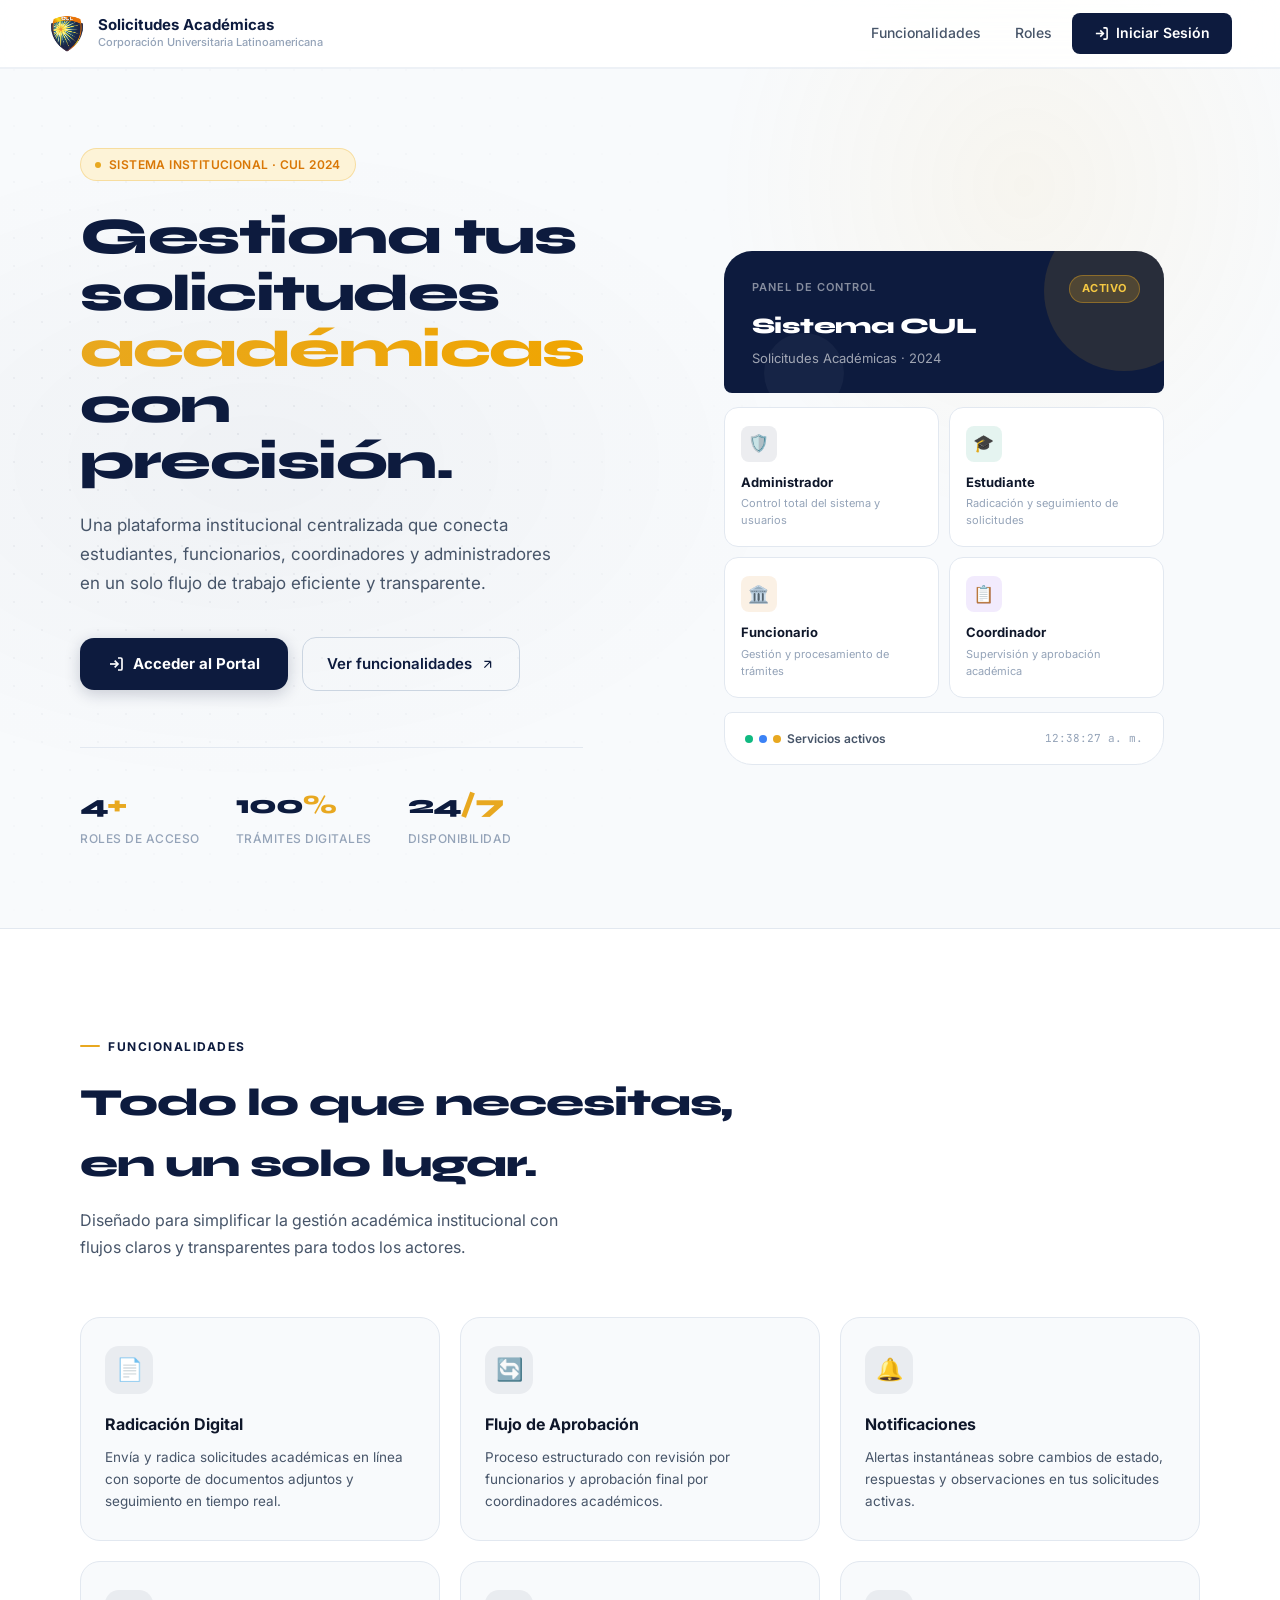
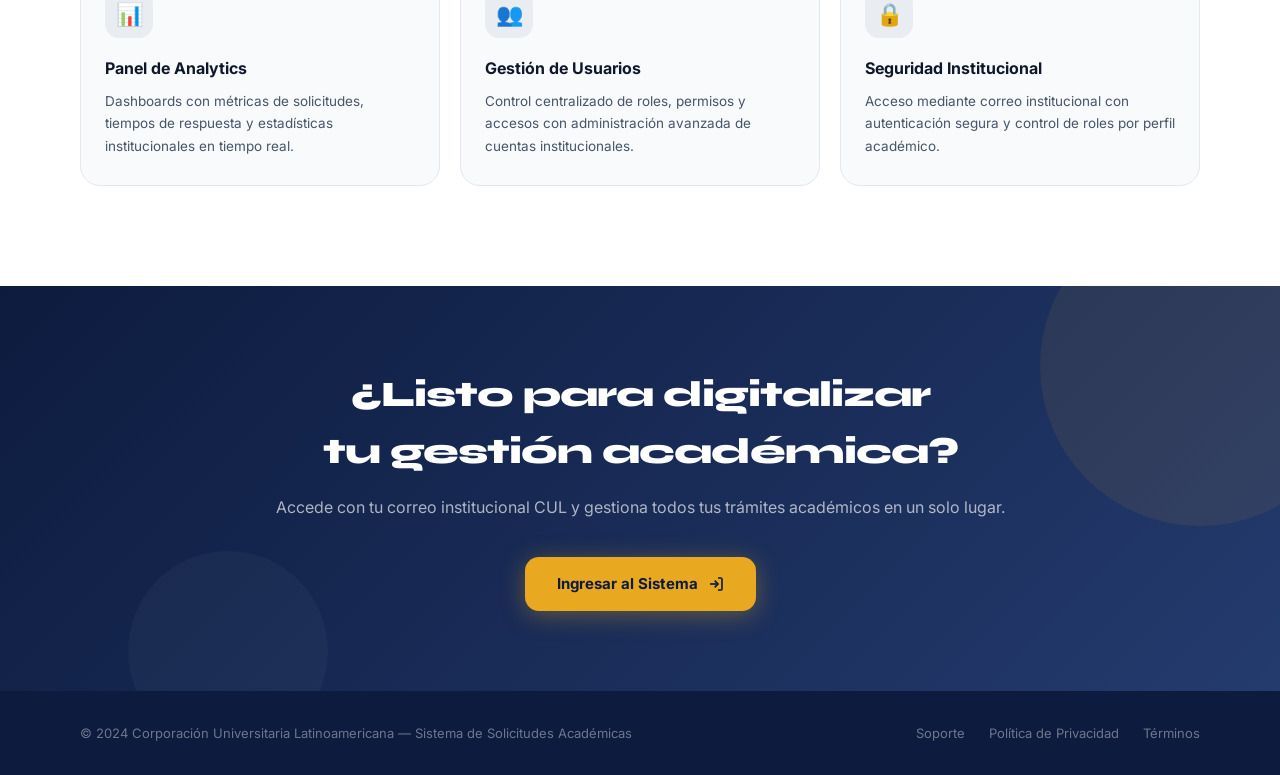
<file: frontend/html/funcionario.html>
<!DOCTYPE html>
<html lang="es">

<head>
    <meta charset="UTF-8">
    <meta name="viewport" content="width=device-width, initial-scale=1.0">
    <title>Panel Funcionario — Solicitudes Académicas</title>
    <link
        href="https://fonts.googleapis.com/css2?family=JetBrains+Mono:wght@400;500;700&family=Syne:wght@400;600;700;800&display=swap"
        rel="stylesheet">
    <link rel="stylesheet" href="../css/global.css">
    <link rel="stylesheet" href="../css/admin.css">
    <link rel="stylesheet" href="../css/datatables.css">
    <script src="https://code.jquery.com/jquery-3.6.0.min.js"></script>
    <script src="https://cdn.datatables.net/1.13.6/js/jquery.dataTables.min.js"></script>
</head>

<body>

    <div class="toast" id="toast"></div>

    <!-- PANEL FUNCIONARIO -->
    <div id="admin-panel">
        <app-sidebar rol="funcionario" seccion="overview"></app-sidebar>

        <app-navbar title="BANDEJA FUNCIONARIO"></app-navbar>

        <main class="main-content">

            <!-- OVERVIEW -->
            <section class="section active" id="section-overview">
                <div class="section-header">
                    <div>
                        <div class="section-title">Overview</div>
                    </div>
                </div>
                <div class="ov-grid">
                    <div class="ov-main">
                        <div class="stats-row">
                            <div class="stat-box c-purple">
                                <div class="stat-box-icon">📄</div>
                                <div class="stat-box-num" id="ov-solicitudes">–</div>
                                <div class="stat-box-label">Solicitudes</div>
                            </div>
                            <div class="stat-box c-yellow">
                                <div class="stat-box-icon">⏳</div>
                                <div class="stat-box-num" id="ov-pendientes">–</div>
                                <div class="stat-box-label">Pendientes</div>
                            </div>
                            <div class="stat-box c-blue">
                                <div class="stat-box-icon">🔍</div>
                                <div class="stat-box-num" id="ov-en-revision">–</div>
                                <div class="stat-box-label">En Revisión</div>
                            </div>
                            <div class="stat-box c-green">
                                <div class="stat-box-icon">✅</div>
                                <div class="stat-box-num" id="ov-aprobadas">–</div>
                                <div class="stat-box-label">Aprobadas</div>
                            </div>
                            <div class="stat-box c-red">
                                <div class="stat-box-icon">❌</div>
                                <div class="stat-box-num" id="ov-rechazadas">–</div>
                                <div class="stat-box-label">Rechazadas</div>
                            </div>
                        </div>
                        <div class="panel">
                            <div class="panel-head">
                                <h3>
                                    <div class="panel-head-dot"></div> Últimas Solicitudes
                                </h3>
                            </div>
                            <div id="overview-recent">
                                <div class="loading-state">
                                    <div class="spinner"></div><br>Cargando...
                                </div>
                            </div>
                        </div>
                    </div>
                    <aside class="funcionario-sidebar">
                        <div class="panel" id="panel-distribucion">
                            <div class="panel-head">
                                <h3><div class="panel-head-dot"></div> Distribución</h3>
                            </div>
                            <div id="dist-content" style="padding:16px">
                                <div class="loading-state">
                                    <div class="spinner"></div><br>Cargando...
                                </div>
                            </div>
                        </div>
                        <div class="panel" id="panel-actividad">
                            <div class="panel-head">
                                <h3><div class="panel-head-dot"></div> Actividad Reciente</h3>
                            </div>
                            <div id="act-content" style="padding:16px">
                                <div class="loading-state">
                                    <div class="spinner"></div><br>Cargando...
                                </div>
                            </div>
                        </div>
                    </aside>
                </div>
            </section>

            <!-- SOLICITUDES -->
            <section class="section" id="section-solicitudes">
                <div class="section-header">
                    <div>
                        <div class="section-title">Revisar Solicitudes</div>
                    </div>
                    <div style="display:flex;gap:8px;flex-wrap:wrap;align-items:center;">
                        <select id="filter-estado"
                            style="background:var(--surface);border:1px solid var(--border);color:var(--text);padding:5px 10px;border-radius:6px;font-size:0.72rem;font-family:var(--font-mono);outline:none;cursor:pointer;">
                            <option value="">Todos los estados</option>
                            <option value="pendiente">Pendiente</option>
                            <option value="en_revision">En revisión</option>
                            <option value="aprobada">Aprobada</option>
                            <option value="rechazada">Rechazada</option>
                        </select>
                    </div>
                </div>
                <div class="panel">
                    <div class="panel-head">
                        <h3>
                            <div class="panel-head-dot"></div> solicitudes
                        </h3><button class="btn-sm blue" id="btn-recargar-solicitudes">↻ Recargar</button>
                    </div>
                    <div class="search-bar"><input class="search-input" id="input-buscar-solicitudes"
                            placeholder="Buscar solicitudes..."></div>
                    <div class="filter-bar" id="solicitudes-filter-bar">
                        <div class="filter-chip active" data-estado="">Todas</div>
                        <div class="filter-chip" data-estado="pendiente">Pendientes</div>
                        <div class="filter-chip" data-estado="en_revision">En revisión</div>
                        <div class="filter-chip" data-estado="aprobada">Aprobadas</div>
                        <div class="filter-chip" data-estado="rechazada">Rechazadas</div>
                    </div>
                    <div id="data-solicitudes">
                        <div class="loading-state">
                            <div class="spinner"></div><br>Cargando...
                        </div>
                    </div>
                </div>
            </section>

        </main>
    </div>

    <!-- MODAL: CAMBIAR ESTADO -->
    <div class="modal-overlay" id="modal-estado">
        <div class="modal-box">
            <div class="modal-head">
                <h4 id="modal-estado-title">Actualizar Estado</h4>
                <button class="modal-close" id="btn-cerrar-estado-1">✕</button>
            </div>
            <div class="modal-body">
                <div id="modal-estado-info"></div>
                <div class="form-field">
                    <label>Nuevo Estado</label>
                    <div id="estado-opciones" class="estado-opciones"></div>
                </div>
                <div class="form-field">
                    <label>Comentario</label>
                    <textarea id="estado-comentario" class="form-textarea-new" rows="3"
                        placeholder="Agrega observaciones sobre esta solicitud..."></textarea>
                </div>
            </div>
            <div class="modal-footer">
                <button class="btn-sm cancel" style="padding:7px 18px;" id="btn-cerrar-estado-2">Cancelar</button>
                <button class="btn-sm green" style="padding:7px 18px;" id="btn-confirmar-estado">Guardar revisión</button>
            </div>
        </div>
    </div>

    <!-- MODAL DETALLE SOLICITUD -->
    <div class="modal-overlay" id="modal-json">
        <div class="modal-box wide">
            <div class="modal-head">
                <h4 id="modal-json-title">Detalle de Solicitud</h4>
                <button class="modal-close" id="btn-cerrar-json-1">✕</button>
            </div>
            <div class="modal-body">
                <div id="modal-json-content"></div>
            </div>
            <div class="modal-footer"><button class="btn-sm blue" style="padding:7px 18px;" id="btn-copiar-json">⎘ Copiar</button></div>
        </div>
    </div>

    <!-- MODAL CONFIRMACIÓN LOGOUT -->
    <div class="modal-overlay" id="modal-logout">
        <div class="modal-box" style="width:400px;">
            <div class="modal-head">
                <h4>Cerrar Sesión</h4>
                <button class="modal-close" data-action="close-logout">✕</button>
            </div>
            <div class="modal-body" style="text-align:center;padding:2rem 1.5rem;">
                <div style="font-size:2.5rem;margin-bottom:0.6rem;">⬡</div>
                <div style="font-size:1.05rem;font-weight:700;color:var(--text-strong);font-family:var(--font-display);margin-bottom:0.4rem;">¿Estás seguro de cerrar sesión?</div>
                <div style="color:var(--text-muted);font-size:0.85rem;line-height:1.5;">Tendrás que volver a iniciar sesión para acceder nuevamente.</div>
            </div>
            <div class="modal-footer" style="justify-content:center;gap:10px;">
                <button class="btn-sm cancel" style="padding:7px 22px;" data-action="close-logout">Cancelar</button>
                <button class="btn-sm red" style="padding:7px 22px;" id="btn-confirmar-logout">Cerrar sesión</button>
            </div>
        </div>
    </div>

    <!-- UTILS -->
    <script src="../js/utils/helpers.js"></script>
    <script src="../js/utils/auth.js"></script>
    <script src="../js/utils/ui.js"></script>

    <!-- API -->
    <script src="../js/api.js"></script>

    <!-- COMPONENTS -->
    <script src="../js/components.js"></script>

    <!-- MÓDULO (CAMBIA SEGÚN PÁGINA) -->
    <script src="../js/funcionario.js"></script>
</body>

</html>
</file>
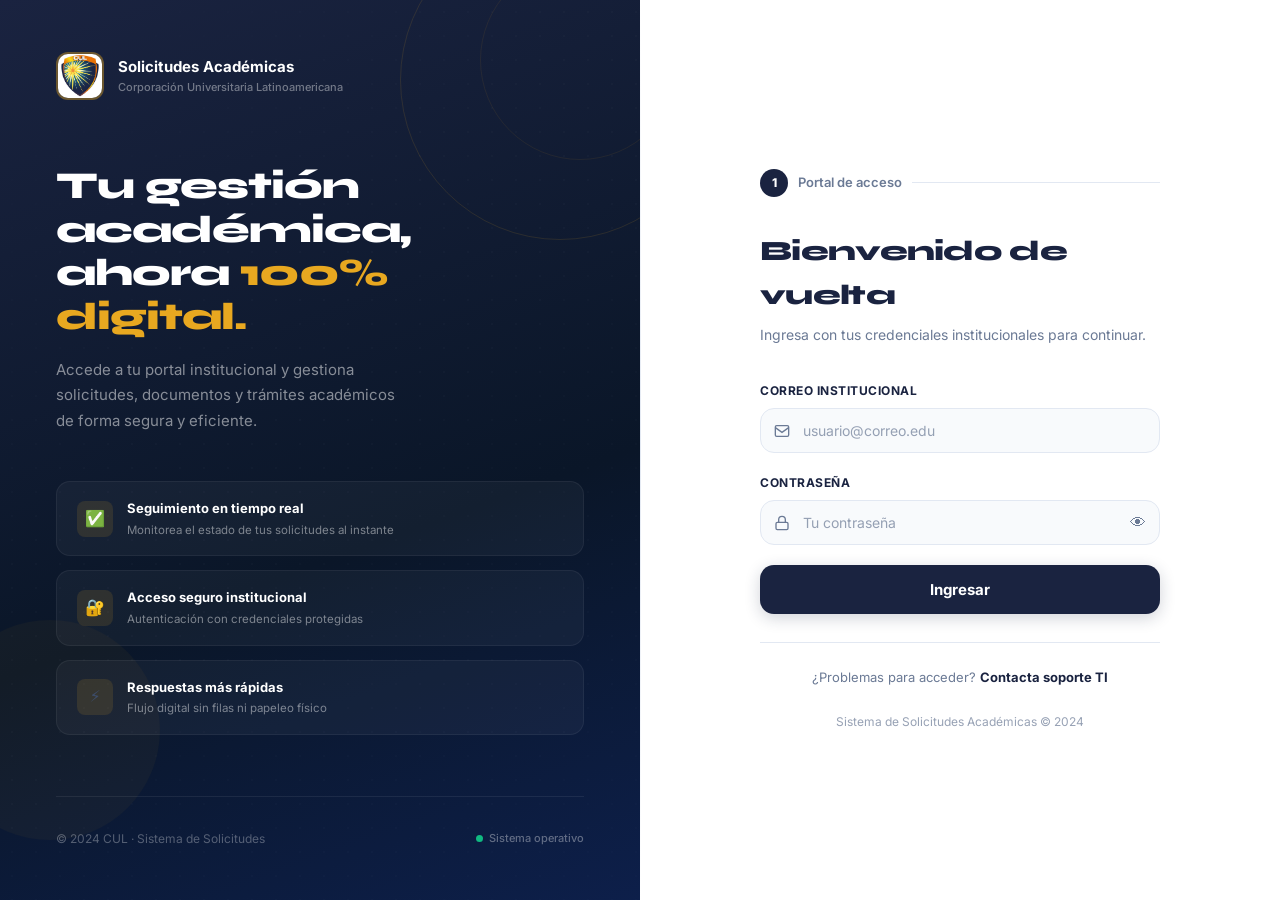
<file: frontend/html/login.html>
<!DOCTYPE html>
<html lang="es">

<head>
    <meta charset="UTF-8">
    <meta name="viewport" content="width=device-width, initial-scale=1.0">
    <title>Portal — Solicitudes Académicas</title>
    <meta name="description" content="Portal de acceso al sistema de solicitudes académicas universitarias">
    <link href="https://fonts.googleapis.com/css2?family=Inter:wght@400;500;600;700;800&display=swap" rel="stylesheet">
    <link rel="stylesheet" href="../css/global.css">
    <link rel="stylesheet" href="../css/login.css">
</head>

<body>

    <div class="login-layout">

        <!-- ═══ PANEL IZQUIERDO — Branding institucional ═══ -->
        <div class="login-left">
            <div class="ll-circle1"></div>
            <div class="ll-circle2"></div>
            <div class="ll-circle3"></div>
            <div class="ll-dots"></div>

            <div class="ll-top">
                <div class="ll-brand">
                    <img src="../assets/img/logo-cul.jpg" alt="Logo CUL" class="ll-logo-img">
                    <div>
                        <div class="ll-name">Solicitudes Académicas</div>
                        <div class="ll-tagline">Corporación Universitaria Latinoamericana</div>
                    </div>
                </div>

                <h2 class="ll-headline">
                    Tu gestión<br>académica,<br>
                    ahora <em>100% digital.</em>
                </h2>

                <p class="ll-subdesc">
                    Accede a tu portal institucional y gestiona solicitudes, documentos y trámites académicos de forma
                    segura y eficiente.
                </p>

                <div class="ll-features">
                    <div class="ll-feat">
                        <div class="ll-feat-icon">✅</div>
                        <div class="ll-feat-text">
                            <div class="ll-feat-title">Seguimiento en tiempo real</div>
                            <div class="ll-feat-desc">Monitorea el estado de tus solicitudes al instante</div>
                        </div>
                    </div>
                    <div class="ll-feat">
                        <div class="ll-feat-icon">🔐</div>
                        <div class="ll-feat-text">
                            <div class="ll-feat-title">Acceso seguro institucional</div>
                            <div class="ll-feat-desc">Autenticación con credenciales protegidas</div>
                        </div>
                    </div>
                    <div class="ll-feat">
                        <div class="ll-feat-icon">⚡</div>
                        <div class="ll-feat-text">
                            <div class="ll-feat-title">Respuestas más rápidas</div>
                            <div class="ll-feat-desc">Flujo digital sin filas ni papeleo físico</div>
                        </div>
                    </div>
                </div>
            </div>

            <div class="ll-bottom">
                <div class="ll-copy">© 2024 CUL · Sistema de Solicitudes</div>
                <div class="ll-status">
                    <div class="ll-status-dot"></div>
                    <div class="ll-status-text">Sistema operativo</div>
                </div>
            </div>
        </div>

        <!-- ═══ PANEL DERECHO — Formulario de acceso ═══ -->
        <div class="login-right">
            <div class="login-form-wrap">

                <!-- Brand mobile (visible solo en pantallas pequeñas) -->
                <div class="lf-mobile-brand">
                    <img src="../assets/img/logo-cul.jpg" alt="Logo CUL" class="lf-mobile-brand-img">
                    <div>
                        <div class="lf-mobile-brand-name">Solicitudes Académicas</div>
                        <div class="lf-mobile-brand-tag">Corporación Universitaria Latinoamericana</div>
                    </div>
                </div>

                <div class="lf-eyebrow">
                    <div class="lf-step">1</div>
                    <div class="lf-eye-text">Portal de acceso</div>
                    <div class="lf-eye-bar"></div>
                </div>

                <h1 class="lf-title">Bienvenido de vuelta</h1>
                <p class="lf-sub">Ingresa con tus credenciales institucionales para continuar.</p>

                <!-- ═══ FORMULARIO DE LOGIN ═══ -->
                <div id="formulario-login" class="animar-entrada">

                    <div class="mensaje-error" id="error-login">
                        <span>⚠</span>
                        <span id="texto-error-login">Correo o contraseña incorrectos</span>
                    </div>

                    <div class="campo-grupo">
                        <label for="f-correo" class="lf-field-label">Correo institucional</label>
                        <div class="lf-field-wrap">
                            <svg class="lf-field-icon" width="16" height="16" viewBox="0 0 24 24" fill="none"
                                stroke="currentColor" stroke-width="2">
                                <rect x="2" y="4" width="20" height="16" rx="2" />
                                <path d="M2 7l10 7 10-7" />
                            </svg>
                            <input type="email" id="f-correo" class="lf-field-input" placeholder="usuario@correo.edu"
                                autocomplete="email">
                        </div>
                    </div>

                    <div class="campo-grupo">
                        <label for="f-contrasena" class="lf-field-label">Contraseña</label>
                        <div class="campo-password">
                            <svg class="lf-field-icon" width="16" height="16" viewBox="0 0 24 24" fill="none"
                                stroke="currentColor" stroke-width="2">
                                <rect x="3" y="11" width="18" height="11" rx="2" />
                                <path d="M7 11V7a5 5 0 0110 0v4" />
                            </svg>
                            <input type="password" id="f-contrasena" class="lf-field-input" placeholder="Tu contraseña"
                                autocomplete="current-password">
                            <button type="button" class="btn-ver-password" id="btn-toggle-password"
                                aria-label="Mostrar contraseña">
                                <span id="icono-ojo">👁</span>
                            </button>
                        </div>
                    </div>

                    <button class="btn-ingresar" id="btn-login" onclick="iniciarSesion()">
                        <span id="btn-login-texto">Ingresar</span>
                        <span id="btn-login-spinner" class="spinner" style="display:none;"></span>
                    </button>

                </div>

                <!-- ═══ PANTALLA DE REDIRECCIÓN ═══ -->
                <div id="pantalla-exito" style="display:none;" class="animar-entrada">
                    <div class="pantalla-redireccion">
                        <span class="icono-redireccion" id="icono-redireccion">✅</span>
                        <div class="texto-redireccion" id="texto-redireccion">Bienvenido/a</div>
                        <div class="subtexto-redireccion" id="subtexto-redireccion">Preparando tu entorno</div>
                        <div class="barra-progreso">
                            <div class="relleno-barra" id="relleno-barra"></div>
                        </div>
                    </div>
                </div>

                <!-- ═══ AYUDA ═══ -->
                <div class="lf-help">
                    <p class="lf-help-text">
                        ¿Problemas para acceder? <a href="#" class="lf-help-link">Contacta soporte TI</a>
                    </p>
                </div>

                <div class="lf-footer">
                    Sistema de Solicitudes Académicas &copy; 2024
                </div>

            </div>
        </div>

    </div>

    <script src="../js/utils/helpers.js"></script>
    <script src="../js/api.js"></script>
    <script src="../js/utils/auth.js"></script>
    <script src="../js/utils/ui.js"></script>
    <script src="../js/login.js"></script>
</body>

</html>
</file>
<file: frontend/css/global.css>
@import url('https://fonts.googleapis.com/css2?family=Inter:wght@400;500;600;700;800&family=JetBrains+Mono:wght@400;500;600&family=Syne:wght@600;700;800&display=swap');

/* ============================================================
   VARIABLES — Paleta institucional universitaria
============================================================ */
:root {
    /* Paleta principal */
    --navy: #1a2340;
    --navy-light: #243060;
    --blue: #5b9ef9;
    --blue-hover: #4a8de8;
    --blue-soft: #eff6ff;
    --blue-soft2: #dbeafe;

    /* Fondos */
    --bg: #f0f2f6;
    --surface: #ffffff;
    --surface2: #f8fafc;
    --surface3: #f1f5f9;

    /* Texto */
    --text: #3d4d6a;
    --text-strong: #1a2340;
    --text-muted: #6b7a95;
    --muted: #6b7a95;

    /* Bordes */
    --border: #e2e8f2;
    --border2: #d0d7e8;

    /* Semánticos */
    --success: #16a34a;
    --success-soft: #f0fdf4;
    --success-mid: #dcfce7;
    --success-text: #15803d;

    --danger: #dc2626;
    --danger-soft: #fef2f2;
    --danger-mid: #fee2e2;
    --danger-text: #b91c1c;

    --warning: #d97706;
    --warning-soft: #fffbeb;
    --warning-mid: #fef3c7;
    --warning-text: #b45309;

    --info: #0369a1;
    --info-soft: #f0f9ff;
    --info-mid: #e0f2fe;
    --info-text: #0369a1;

    --purple: #7c3aed;
    --purple-soft: #f5f3ff;
    --purple-mid: #ede9fe;
    --purple-text: #6d28d9;

    /* Alias para compatibilidad */
    --primary: var(--blue);
    --primary-soft: var(--blue-soft);

    /* Tipografías */
    --font-sans: 'Inter', system-ui, sans-serif;
    --font-mono: 'JetBrains Mono', monospace;
    --font-display: 'Syne', sans-serif;

    /* Radio de bordes */
    --r-sm: 6px;
    --r-md: 10px;
    --r-lg: 14px;
    --r-xl: 20px;
}

/* ============================================================
   RESET
============================================================ */
*,
*::before,
*::after {
    margin: 0;
    padding: 0;
    box-sizing: border-box;
}

body {
    font-family: var(--font-sans);
    background-color: var(--bg);
    color: var(--text);
    overflow-x: hidden;
    line-height: 1.6;
    -webkit-font-smoothing: antialiased;
}

/* ============================================================
   SCROLLBAR
============================================================ */
::-webkit-scrollbar {
    width: 6px;
    height: 6px;
}

::-webkit-scrollbar-track {
    background: transparent;
}

::-webkit-scrollbar-thumb {
    background: var(--border2);
    border-radius: 10px;
}

::-webkit-scrollbar-thumb:hover {
    background: var(--text-muted);
}

/* ============================================================
   FORMULARIOS
============================================================ */
.form-field,
.campo-grupo {
    margin-bottom: 1.1rem;
}

.form-row2 {
    display: grid;
    grid-template-columns: 1fr 1fr;
    gap: 1rem;
}

label {
    display: block;
    font-size: 0.7rem;
    font-weight: 700;
    letter-spacing: 0.06em;
    text-transform: uppercase;
    color: var(--text-muted);
    margin-bottom: 6px;
}

input,
select,
textarea {
    width: 100%;
    background: var(--surface2);
    border: 1px solid var(--border);
    border-radius: var(--r-md);
    padding: 9px 14px;
    font-size: 0.88rem;
    font-family: var(--font-sans);
    color: var(--text-strong);
    outline: none;
    transition: border-color 0.2s, box-shadow 0.2s, background 0.2s;
    appearance: none;
}

select {
    background-image: url("data:image/svg+xml,%3Csvg xmlns='http://www.w3.org/2000/svg' width='12' height='12' viewBox='0 0 24 24' fill='none' stroke='%236b7a95' stroke-width='2'%3E%3Cpath d='M6 9l6 6 6-6'/%3E%3C/svg%3E");
    background-repeat: no-repeat;
    background-position: right 12px center;
    padding-right: 36px;
}

input:focus,
select:focus,
textarea:focus {
    border-color: var(--blue);
    box-shadow: 0 0 0 3px rgba(91, 158, 249, 0.15);
    background: var(--surface);
}

input::placeholder,
textarea::placeholder {
    color: var(--text-muted);
    opacity: 0.7;
}

textarea {
    resize: vertical;
    min-height: 90px;
}

/* ============================================================
   BOTONES
============================================================ */
.btn-sm {
    padding: 6px 14px;
    border-radius: var(--r-sm);
    font-size: 0.75rem;
    font-weight: 600;
    font-family: var(--font-sans);
    cursor: pointer;
    border: 1px solid transparent;
    background: transparent;
    display: inline-flex;
    align-items: center;
    justify-content: center;
    gap: 5px;
    transition: background 0.15s, color 0.15s, border-color 0.15s;
    white-space: nowrap;
    line-height: 1;
}

.btn-sm.blue {
    background: var(--blue-soft);
    color: var(--info);
    border-color: var(--blue-soft2);
}

.btn-sm.blue:hover {
    background: var(--blue-soft2);
    color: var(--navy);
}

.btn-sm.green {
    background: var(--success-soft);
    color: var(--success-text);
    border-color: var(--success-mid);
}

.btn-sm.green:hover {
    background: var(--success-mid);
}

.btn-sm.red {
    background: var(--danger-soft);
    color: var(--danger-text);
    border-color: var(--danger-mid);
}

.btn-sm.red:hover {
    background: var(--danger-mid);
}

.btn-sm.yellow {
    background: var(--warning-soft);
    color: var(--warning-text);
    border-color: var(--warning-mid);
}

.btn-sm.yellow:hover {
    background: var(--warning-mid);
}

.btn-sm.cancel {
    background: var(--surface3);
    color: var(--text-muted);
    border-color: var(--border);
}

.btn-sm.cancel:hover {
    background: var(--border);
}

/* ============================================================
   MODALES
============================================================ */
.modal-overlay {
    position: fixed;
    inset: 0;
    background: rgba(26, 35, 64, 0.45);
    backdrop-filter: blur(3px);
    z-index: 2000;
    display: flex;
    align-items: center;
    justify-content: center;
    opacity: 0;
    pointer-events: none;
    transition: opacity 0.25s ease;
}

.modal-overlay.show {
    opacity: 1;
    pointer-events: all;
}

.modal-box {
    background: var(--surface);
    border: 1px solid var(--border);
    border-radius: var(--r-xl);
    width: 520px;
    max-width: 95vw;
    max-height: 88vh;
    overflow: hidden;
    display: flex;
    flex-direction: column;
    transform: translateY(16px) scale(0.97);
    transition: transform 0.25s cubic-bezier(0.34, 1.4, 0.64, 1), opacity 0.25s ease;
    box-shadow: 0 20px 40px -10px rgba(26, 35, 64, 0.18), 0 0 0 1px rgba(0, 0, 0, 0.04);
}

.modal-overlay.show .modal-box {
    transform: translateY(0) scale(1);
}

.modal-box.wide {
    width: 680px;
}

.modal-head {
    padding: 1.1rem 1.4rem;
    border-bottom: 1px solid var(--border);
    display: flex;
    justify-content: space-between;
    align-items: center;
    background: var(--surface2);
}

.modal-head h4 {
    font-size: 0.95rem;
    font-weight: 700;
    color: var(--text-strong);
    font-family: var(--font-mono);
    letter-spacing: 0.03em;
    margin: 0;
}

.modal-close {
    width: 30px;
    height: 30px;
    border-radius: var(--r-sm);
    border: 1px solid var(--border);
    background: var(--surface);
    color: var(--text-muted);
    cursor: pointer;
    display: flex;
    align-items: center;
    justify-content: center;
    font-size: 1rem;
    transition: background 0.15s, color 0.15s;
}

.modal-close:hover {
    background: var(--danger-soft);
    color: var(--danger);
    border-color: var(--danger-mid);
}

.modal-body {
    padding: 1.4rem;
    overflow-y: auto;
    flex: 1;
}

.modal-footer {
    padding: 1rem 1.4rem;
    border-top: 1px solid var(--border);
    display: flex;
    justify-content: flex-end;
    gap: 8px;
    background: var(--surface2);
}

/* ============================================================
   TOAST
============================================================ */
.toast {
    position: fixed;
    bottom: 2rem;
    right: 2rem;
    z-index: 9999;
    background: var(--surface);
    border: 1px solid var(--border);
    border-radius: var(--r-lg);
    padding: 0.85rem 1.25rem;
    font-size: 0.85rem;
    font-family: var(--font-sans);
    font-weight: 600;
    box-shadow: 0 8px 24px rgba(26, 35, 64, 0.12);
    display: flex;
    align-items: center;
    gap: 10px;
    transform: translateX(110%);
    opacity: 0;
    transition: transform 0.35s cubic-bezier(0.4, 0, 0.2, 1), opacity 0.35s;
    min-width: 280px;
}

.toast.show {
    transform: translateX(0);
    opacity: 1;
    animation: toastSlideIn 0.3s ease both;
}

.toast.success {
    border-left: 3px solid var(--success);
    color: var(--success-text);
}

.toast.error {
    border-left: 3px solid var(--danger);
    color: var(--danger-text);
}

.toast.info {
    border-left: 3px solid var(--blue);
    color: var(--info);
}

/* ============================================================
   BADGES — Estado
============================================================ */
.badge,
.badge-prio {
    display: inline-flex;
    align-items: center;
    gap: 5px;
    padding: 3px 10px;
    border-radius: 20px;
    font-size: 11px;
    font-weight: 700;
    font-family: var(--font-sans);
    text-transform: uppercase;
    letter-spacing: 0.04em;
    white-space: nowrap;
}

.badge::before {
    content: '';
    width: 5px;
    height: 5px;
    border-radius: 50%;
    flex-shrink: 0;
}

/* Estado badges */
.badge-pendiente {
    background: var(--warning-soft);
    color: var(--warning-text);
}

.badge-pendiente::before {
    background: var(--warning);
}

.badge-aprobada {
    background: var(--success-soft);
    color: var(--success-text);
}

.badge-aprobada::before {
    background: var(--success);
}

.badge-rechazada {
    background: var(--danger-soft);
    color: var(--danger-text);
}

.badge-rechazada::before {
    background: var(--danger);
}

.badge-en_revision {
    background: var(--blue-soft);
    color: var(--info);
}

.badge-en_revision::before {
    background: var(--blue);
}

.badge-en-revision {
    background: var(--blue-soft);
    color: var(--info);
}

.badge-en-revision::before {
    background: var(--blue);
}

.badge-cancelada {
    background: var(--surface3);
    color: var(--text-muted);
}

.badge-cancelada::before {
    background: var(--border2);
}

/* Prioridad badges */
.prio-baja {
    background: var(--surface3);
    color: var(--text-muted);
}

.prio-media {
    background: var(--blue-soft);
    color: var(--info);
}

.prio-alta {
    background: var(--warning-soft);
    color: var(--warning-text);
}

.prio-urgente {
    background: var(--danger-soft);
    color: var(--danger-text);
    border: 1px solid var(--danger-mid);
}

/* Roles */
.rol-estudiante {
    background: var(--blue-soft);
    color: var(--info);
}

.rol-admin {
    background: rgba(232, 168, 32, .12);
    color: #B8860B;
    border: 1px solid rgba(232, 168, 32, .25);
}

.rol-coordinador {
    background: var(--purple-soft);
    color: var(--purple-text);
}

.rol-funcionario {
    background: var(--success-soft);
    color: var(--success-text);
}

.rol-otro {
    background: var(--surface3);
    color: var(--text-muted);
}

.badge-rol {
    display: inline-flex;
    align-items: center;
    gap: 5px;
    padding: 3px 10px;
    border-radius: var(--r-sm);
    font-size: 11px;
    font-weight: 700;
    text-transform: uppercase;
    letter-spacing: 0.04em;
}

/* ============================================================
   SPINNER / LOADING
============================================================ */
.spinner {
    width: 22px;
    height: 22px;
    border: 2px solid var(--border2);
    border-top-color: var(--blue);
    border-radius: 50%;
    animation: spin 0.8s linear infinite;
    display: inline-block;
}

.loading-state {
    padding: 3rem;
    text-align: center;
    color: var(--text-muted);
    font-size: 0.85rem;
    display: flex;
    flex-direction: column;
    align-items: center;
    gap: 10px;
}

/* ============================================================
   JSON VIEWER
============================================================ */
.json-view {
    background: var(--text-strong);
    padding: 1.25rem 1.5rem;
    overflow: auto;
    max-height: 420px;
}

.json-view pre {
    font-family: var(--font-mono);
    font-size: 0.78rem;
    color: #94a3b8;
    line-height: 1.7;
    white-space: pre-wrap;
    word-break: break-all;
}

.json-view-inline {
    padding: 1.25rem 1.5rem;
    font-size: 0.78rem;
    font-family: var(--font-mono);
    background: var(--text-strong);
    color: #94a3b8;
    border-radius: var(--r-lg);
    overflow-x: auto;
    margin: 1rem;
    line-height: 1.7;
}

/* ============================================================
   EMPTY STATE
============================================================ */
.empty-state {
    padding: 3rem;
    text-align: center;
    color: var(--text-muted);
    font-size: 0.88rem;
    line-height: 1.8;
}

/* ============================================================
   ANIMACIONES
============================================================ */
@keyframes fadeIn {
    from {
        opacity: 0;
    }

    to {
        opacity: 1;
    }
}

@keyframes slideUp {
    from {
        opacity: 0;
        transform: translateY(8px);
    }

    to {
        opacity: 1;
        transform: translateY(0);
    }
}

@keyframes spin {
    to {
        transform: rotate(360deg);
    }
}

@keyframes toastSlideIn {
    from {
        opacity: 0;
        transform: translateX(30px);
    }

    to {
        opacity: 1;
        transform: translateX(0);
    }
}

.row-highlight-green {
    background: rgba(5, 150, 105, 0.08) !important;
    transition: background 0.3s ease;
}

.row-highlight-red {
    background: rgba(220, 38, 38, 0.08) !important;
    transition: background 0.3s ease;
}

.anim-fade {
    animation: fadeIn 0.3s ease both;
}

.anim-slide {
    animation: slideUp 0.35s ease both;
}

/* ============================================================
   DATATABLES OVERRIDES
============================================================ */
/* Separación y alineación de controles superiores */
.dataTables_wrapper .dataTables_length,
.dataTables_wrapper .dataTables_filter {
    margin-bottom: 16px;
    color: var(--text-muted);
    display: inline-flex;
    align-items: center;
}

.dataTables_wrapper .dataTables_length select,
.dataTables_wrapper .dataTables_filter input {
    margin-left: 8px;
    margin-right: 8px;
    background: var(--surface2) !important;
    border: 1px solid var(--border) !important;
    border-radius: var(--r-md) !important;
    padding: 6px 12px !important;
    color: var(--text-strong) !important;
    font-family: var(--font-sans) !important;
    font-size: 0.82rem !important;
}

.dataTables_wrapper .dataTables_filter input:focus,
.dataTables_wrapper .dataTables_length select:focus {
    border-color: var(--blue) !important;
    outline: none !important;
    box-shadow: 0 0 0 3px rgba(91, 158, 249, 0.12) !important;
}

.dataTables_wrapper::after {
    content: '';
    display: table;
    clear: both;
}

/* Arreglo de botones de paginación invisibles */
.dataTables_wrapper .dataTables_paginate {
    padding-top: 16px !important;
    float: right;
}

.dataTables_wrapper .dataTables_paginate .paginate_button {
    background: var(--surface) !important;
    color: var(--text-strong) !important;
    border: 1px solid var(--border) !important;
    margin: 0 3px !important;
    border-radius: var(--r-sm) !important;
    padding: 5px 12px !important;
    font-size: 0.8rem !important;
    font-family: var(--font-sans) !important;
    cursor: pointer;
}

.dataTables_wrapper .dataTables_paginate .paginate_button:hover {
    background: var(--surface3) !important;
    color: var(--blue) !important;
    border-color: var(--border2) !important;
}

.dataTables_wrapper .dataTables_paginate .paginate_button.current,
.dataTables_wrapper .dataTables_paginate .paginate_button.current:hover {
    background: var(--blue) !important;
    color: #ffffff !important;
    border-color: var(--blue) !important;
    font-weight: 600;
}

.dataTables_wrapper .dataTables_paginate .paginate_button.disabled,
.dataTables_wrapper .dataTables_paginate .paginate_button.disabled:hover {
    opacity: 0.5;
    cursor: not-allowed;
    background: var(--surface) !important;
    color: var(--text-muted) !important;
}

table.dataTable.no-footer {
    border-bottom: 1px solid var(--border) !important;
}

table.dataTable thead th {
    border-bottom: 1px solid var(--border) !important;
}

/* ============================================================
   COMPONENTES WEB — Estilos extraídos de components.js (Paso 9)
   Agregar al FINAL de global.css
   Reemplaza los bloques <style> que cada componente inyectaba
   en su innerHTML, evitando duplicación por instancia.
============================================================ */

/* ── APP-NAVBAR ─────────────────────────────────────────────── */
.nb-wrap {
    display: flex;
    align-items: center;
    justify-content: space-between;
    background: #ffffff;
    border-bottom: 1px solid var(--border);
    padding: 0 28px;
    height: 56px;
    box-shadow: 0 1px 3px rgba(26, 35, 64, 0.05);
}

.nb-title {
    font-size: 0.92rem;
    font-weight: 700;
    color: var(--text-strong);
    font-family: var(--font-mono);
    letter-spacing: 0.04em;
    display: flex;
    align-items: center;
    gap: 8px;
}

.nb-logo {
    height: 28px;
    width: auto;
    object-fit: contain;
    flex-shrink: 0;
}

.nb-right {
    display: flex;
    align-items: center;
    gap: 10px;
}

.nb-user {
    font-size: 0.78rem;
    color: var(--text-muted);
    font-weight: 500;
}

.nb-btn {
    font-size: 0.73rem;
    font-weight: 600;
    padding: 6px 13px;
    border-radius: 7px;
    cursor: pointer;
    border: 1px solid var(--border);
    background: #ffffff;
    color: var(--text);
    font-family: var(--font-sans);
    transition: background 0.15s;
    display: inline-flex;
    align-items: center;
    gap: 5px;
}

.nb-btn:hover {
    background: var(--surface2);
}

.nb-btn--danger {
    color: var(--danger-text);
    border-color: var(--danger-mid);
    background: var(--danger-soft);
}

.nb-btn--danger:hover {
    background: var(--danger-mid);
}

/* ── APP-SIDEBAR ────────────────────────────────────────────── */
.sb-wrap {
    width: 210px;
    background: var(--navy);
    height: 100vh;
    display: flex;
    flex-direction: column;
    overflow: hidden;
    position: sticky;
    top: 0;
}

.sb-brand {
    padding: 18px 16px 14px;
    border-bottom: 1px solid rgba(255, 255, 255, 0.07);
    display: flex;
    flex-direction: column;
    align-items: flex-start;
    gap: 6px;
}

.sb-brand-icon {
    width: 36px;
    height: 36px;
    border-radius: 9px;
    background: linear-gradient(135deg, var(--blue), var(--purple));
    display: flex;
    align-items: center;
    justify-content: center;
    font-size: 1.1rem;
    flex-shrink: 0;
}

.sb-brand-logo {
    width: 100%;
    max-width: 160px;
    height: auto;
    object-fit: contain;
}

.sb-brand-text {
    line-height: 1.25;
}

.sb-brand-name {
    font-size: 0.88rem;
    font-weight: 700;
    color: #ffffff;
    font-family: var(--font-display);
    display: block;
}

.sb-brand-sub {
    font-size: 0.62rem;
    color: rgba(255, 255, 255, 0.38);
    display: block;
    margin-top: 1px;
    line-height: 1.4;
}

.sb-rol-pill {
    margin: 10px 14px 2px;
    padding: 4px 10px;
    border-radius: 6px;
    font-size: 0.62rem;
    font-weight: 700;
    text-transform: uppercase;
    letter-spacing: 0.06em;
    display: inline-block;
    font-family: var(--font-mono);
}

.sb-nav {
    padding: 8px 10px 4px;
    flex: 1;
    overflow-y: auto;
}

.sb-nav::-webkit-scrollbar {
    width: 3px;
}

.sb-nav::-webkit-scrollbar-thumb {
    background: rgba(255, 255, 255, 0.12);
    border-radius: 10px;
}

.sb-section-label {
    font-size: 0.58rem;
    font-weight: 700;
    color: rgba(255, 255, 255, 0.28);
    letter-spacing: 0.1em;
    text-transform: uppercase;
    padding: 12px 8px 5px;
    font-family: var(--font-mono);
}

.sb-item {
    display: flex;
    align-items: center;
    gap: 9px;
    padding: 8px 10px;
    border-radius: 8px;
    cursor: pointer;
    font-size: 0.82rem;
    font-weight: 500;
    color: rgba(255, 255, 255, 0.52);
    border-left: 3px solid transparent;
    text-decoration: none;
    transition: background 0.15s, color 0.15s, border-left-color 0.15s;
    margin-bottom: 2px;
    font-family: var(--font-sans);
}

.sb-item:hover {
    background: rgba(255, 255, 255, 0.07);
    color: rgba(255, 255, 255, 0.85);
}

.sb-item.active {
    color: #ffffff;
    background: rgba(91, 158, 249, 0.18);
    border-left-color: var(--blue);
}

.sb-icon {
    font-size: 0.95rem;
    width: 18px;
    text-align: center;
    flex-shrink: 0;
}

.sb-label {
    flex: 1;
}

.sb-badge {
    margin-left: auto;
    background: rgba(91, 158, 249, 0.25);
    color: #93c5fd;
    font-size: 10px;
    font-weight: 700;
    padding: 2px 7px;
    border-radius: 10px;
    min-width: 18px;
    text-align: center;
}

/* ── SOLICITUD-CARD (panel estudiante) ──────────────────────── */
solicitud-card {
    display: block;
}

.sc-item {
    background: var(--surface);
    border: 1px solid var(--border);
    border-radius: 12px;
    padding: 14px 16px;
    margin-bottom: 10px;
    transition: box-shadow 0.2s, border-color 0.2s;
}

.sc-item:hover {
    box-shadow: 0 4px 12px rgba(26, 35, 64, 0.07);
    border-color: #c7d4ea;
}

.sc-top {
    display: flex;
    align-items: center;
    justify-content: space-between;
    flex-wrap: wrap;
    gap: 6px;
    margin-bottom: 8px;
}

.sc-header-left {
    display: flex;
    align-items: center;
    gap: 8px;
    flex-wrap: wrap;
}

.sc-tipo {
    font-size: 0.78rem;
    font-weight: 600;
    color: var(--text-strong);
}

.sc-desc {
    font-size: 0.82rem;
    color: var(--text);
    margin-bottom: 10px;
    line-height: 1.55;
}

.sc-meta {
    display: flex;
    flex-wrap: wrap;
    gap: 12px;
    font-size: 0.73rem;
    color: var(--text-muted);
    margin-bottom: 10px;
    align-items: center;
}

.sc-actions {
    display: flex;
    gap: 6px;
    flex-wrap: wrap;
}

.sc-btn {
    padding: 5px 12px;
    border-radius: 6px;
    border: 1px solid var(--border);
    background: var(--surface2);
    color: var(--text-muted);
    font-size: 0.72rem;
    font-family: var(--font-sans);
    font-weight: 600;
    cursor: pointer;
    transition: background 0.15s, color 0.15s, border-color 0.15s;
}

.sc-btn:hover {
    background: var(--blue-soft);
    color: var(--info);
    border-color: var(--blue-soft2);
}

.sc-btn--danger {
    color: var(--danger-text);
    border-color: var(--danger-mid);
    background: var(--danger-soft);
}

.sc-btn--danger:hover {
    background: var(--danger-mid);
}

/* ── USER-AVATAR ────────────────────────────────────────────── */
.av {
    width: 32px;
    height: 32px;
    border-radius: 50%;
    background: linear-gradient(135deg, var(--blue), var(--purple));
    display: flex;
    align-items: center;
    justify-content: center;
    color: #fff;
    font-weight: 700;
    font-size: 0.82rem;
    font-family: var(--font-display);
}

/* ── FECHA-FORMATEADA ───────────────────────────────────────── */
.fecha-txt {
    color: var(--text-muted);
    font-size: 0.83rem;
}

/* ── LOADING-SPINNER ────────────────────────────────────────── */
.ls-wrap {
    padding: 3rem;
    text-align: center;
    color: var(--text-muted);
    font-size: 0.83rem;
    font-family: var(--font-sans);
}

.ls-ring {
    width: 24px;
    height: 24px;
    border: 2px solid var(--border2);
    border-top-color: var(--blue);
    border-radius: 50%;
    animation: spin 0.8s linear infinite;
    margin: 0 auto 10px;
}

/* ── CONFIRM-MODAL ──────────────────────────────────────────── */
.cm-overlay {
    position: fixed;
    inset: 0;
    background: rgba(26, 35, 64, 0.45);
    backdrop-filter: blur(3px);
    display: flex;
    align-items: center;
    justify-content: center;
    opacity: 0;
    pointer-events: none;
    transition: opacity 0.25s;
    z-index: 9999;
}

.cm-overlay.show {
    opacity: 1;
    pointer-events: auto;
}

.cm-box {
    background: var(--surface);
    padding: 2rem 1.75rem;
    border-radius: 18px;
    width: 340px;
    border: 1px solid var(--border);
    text-align: center;
    box-shadow: 0 20px 40px rgba(26, 35, 64, 0.18);
    transform: translateY(16px) scale(0.97);
    transition: transform 0.25s cubic-bezier(0.34, 1.4, 0.64, 1);
}

.cm-overlay.show .cm-box {
    transform: translateY(0) scale(1);
}

.cm-icon {
    font-size: 2.5rem;
    margin-bottom: 0.6rem;
}

.cm-title {
    font-size: 1.05rem;
    font-weight: 700;
    color: var(--text-strong);
    font-family: var(--font-display);
    margin-bottom: 0.4rem;
}

.cm-msg {
    color: var(--text-muted);
    font-size: 0.85rem;
    margin-bottom: 1.5rem;
    line-height: 1.5;
}

.cm-btns {
    display: flex;
    gap: 8px;
    justify-content: center;
}

.cm-cancel,
.cm-ok {
    padding: 8px 20px;
    border-radius: 7px;
    font-family: var(--font-sans);
    font-size: 0.8rem;
    font-weight: 600;
    cursor: pointer;
    border: 1px solid var(--border);
    transition: background 0.15s;
}

.cm-cancel {
    background: var(--surface3);
    color: var(--text);
}

.cm-cancel:hover {
    background: var(--border);
}

.cm-ok {
    background: var(--danger-soft);
    color: var(--danger-text);
    border-color: var(--danger-mid);
}

.cm-ok:hover {
    background: var(--danger-mid);
}

/* ── CLASES DE TABLA (usadas por admin.js) ──────────────────── */
.td-nombre {
    font-weight: 600;
    color: var(--text-strong);
}

.td-mono {
    font-family: var(--font-mono);
    font-size: 0.82rem;
}

.td-muted {
    color: var(--text-muted);
}

.td-fecha {
    color: var(--text-muted);
    font-size: 0.82rem;
}

.td-tipo {
    color: var(--primary);
}

.info-muted {
    color: var(--text-muted);
    font-size: 0.78rem;
}

.empty-hint {
    text-align: center;
    color: var(--text-muted);
    padding: 1.5rem;
    font-size: 0.85rem;
}

.error-state {
    color: var(--danger) !important;
}

/* ============================================================
   AJUSTES VISUALES DE TABLAS (BUILD CONTROLADO)
============================================================ */

/* Filas alternadas suaves */
tbody tr:nth-child(even) {
    background: rgba(0, 0, 0, 0.03);
}

/* Hover elegante */
tbody tr:hover {
    background: rgba(91, 158, 249, 0.12);
}

/* Estados más notorios */
.badge {
    font-weight: 600;
    letter-spacing: 0.3px;
}

/* Jerarquía de texto */
.td-nombre {
    font-weight: 500;
}

/* Texto secundario */
.td-muted {
    opacity: 0.7;
}

/* Espaciado de celdas en DataTables */
table.dataTable tbody tr td {
    padding-top: 12px;
    padding-bottom: 12px;
}

/* ============================================================
   PASSWORD TOGGLE STYLES
============================================================ */
.input-password {
    position: relative;
    width: 100%;
}

.input-password input {
    width: 100%;
    padding-right: 40px;
}

#toggle-password {
    position: absolute;
    right: 12px;
    top: 50%;
    transform: translateY(-50%);
    background: none;
    border: none;
    cursor: pointer;
    font-size: 14px;
    color: var(--text-muted);
    transition: 0.2s;
}

#toggle-password:hover {
    color: var(--blue);
}

/* ============================================================
   MODAL DETAIL — Tarjeta tipo dashboard (md-*)
   Solo clases nuevas · NO sobreescribe nada existente
============================================================ */

/* Contenedor general de la tarjeta */
.md-card {
    display: flex;
    flex-direction: column;
    gap: 0;
    font-family: var(--font-sans);
    font-size: 0.88rem;
    color: var(--text);
}

/* Cabecera: avatar + info + badges */
.md-header {
    display: flex;
    align-items: flex-start;
    gap: 14px;
    padding: 18px 20px 16px;
    background: linear-gradient(135deg, var(--navy) 0%, var(--navy-light) 100%);
    border-radius: var(--r-lg) var(--r-lg) 0 0;
    color: #fff;
}

/* Avatar circular con iniciales */
.md-avatar {
    width: 52px;
    height: 52px;
    border-radius: 50%;
    background: rgba(255, 255, 255, 0.18);
    border: 2px solid rgba(255, 255, 255, 0.35);
    display: flex;
    align-items: center;
    justify-content: center;
    font-size: 1.1rem;
    font-weight: 800;
    font-family: var(--font-display);
    letter-spacing: 0.03em;
    flex-shrink: 0;
    color: #fff;
    text-shadow: 0 1px 3px rgba(0, 0, 0, 0.3);
}

/* Bloque derecho del header */
.md-header-info {
    flex: 1;
    min-width: 0;
    display: flex;
    flex-direction: column;
    gap: 4px;
}

.md-name {
    font-size: 1rem;
    font-weight: 700;
    color: #fff;
    white-space: nowrap;
    overflow: hidden;
    text-overflow: ellipsis;
    font-family: var(--font-display);
}

.md-sub {
    font-size: 0.75rem;
    color: rgba(255, 255, 255, 0.72);
    font-weight: 500;
    white-space: nowrap;
    overflow: hidden;
    text-overflow: ellipsis;
}

.md-badges {
    display: flex;
    flex-wrap: wrap;
    gap: 6px;
    margin-top: 4px;
}

/* Secciones de datos */
.md-section {
    border-bottom: 1px solid var(--border);
    padding: 12px 20px;
}

.md-section:last-child {
    border-bottom: none;
}

.md-section-title {
    font-size: 0.67rem;
    font-weight: 700;
    letter-spacing: 0.08em;
    text-transform: uppercase;
    color: var(--text-muted);
    margin-bottom: 8px;
    padding-bottom: 4px;
    border-bottom: 1px dashed var(--border);
}

/* Filas label / valor */
.md-row {
    display: flex;
    align-items: baseline;
    gap: 8px;
    padding: 4px 0;
    min-height: 26px;
}

.md-label {
    min-width: 120px;
    font-size: 0.78rem;
    font-weight: 600;
    color: var(--text-muted);
    flex-shrink: 0;
}

.md-value {
    font-size: 0.84rem;
    color: var(--text-strong);
    font-weight: 500;
    word-break: break-word;
    display: flex;
    align-items: center;
    gap: 6px;
    flex-wrap: wrap;
}

/* Bloque de descripción larga */
.md-desc {
    font-size: 0.83rem;
    color: var(--text-muted);
    line-height: 1.65;
    padding: 6px 10px;
    background: var(--surface3);
    border-radius: var(--r-sm);
    border-left: 3px solid var(--border2);
}

/* Sección de documentos */
.md-docs {
    display: flex;
    flex-direction: column;
    gap: 6px;
}



.md-doc-empty {
    font-size: 0.8rem;
    color: var(--text-muted);
    text-align: center;
    padding: 10px 0;
    font-style: italic;
}

/* ── Corrección de visibilidad — datos sobre fondo del modal ─── */
/* Garantiza legibilidad sin importar cascada del template         */

.md-section .md-value {
    color: var(--text-strong) !important;
}

.md-section .md-label {
    color: var(--text-muted) !important;
}

.md-section .md-desc {
    color: var(--text) !important;
}

.md-section-title {
    color: var(--text-muted) !important;
}

/* Secciones sobre fondo claro del body del modal */
.md-card .md-section {
    background: var(--surface);
}

/* ── POLISH — mejoras visuales del modal de detalle ─────────── */

/* 1. Contener bordes y overflow del card */
.md-card {
    overflow: hidden;
    border-radius: 0;
    /* 🔥 importante */
    background: #f8fafc;
}

/* 2. Secciones con aspecto de tarjeta interna */
.md-section {
    border-radius: 8px;
    margin-bottom: 10px;
    padding: 12px;
}

/* 3. Alternado odd/even (sobreescribe la regla anterior) */
.md-card .md-section:nth-child(odd) {
    background: #ffffff;
}

.md-card .md-section:nth-child(even) {
    background: #f1f5f9;
}

/* 4. Legibilidad de valores */
.md-value {
    font-weight: 500;
}

/* 5. Badge prioridad BAJA más visible */
.prio-baja {
    background: #e5e7eb;
    color: #374151;
    padding: 2px 8px;
    border-radius: 6px;
    font-size: 12px;
}

/* ── FIX — Bordes laterales oscuros del modal ───────────────── */

/* 1 + 4. Contenedor del modal visual */
#modal-json-content {
    background: transparent;
}

/* 2. La tarjeta ocupa todo el ancho disponible */
#modal-json-content .md-card {
    width: 100%;
    margin: 0;
    border-radius: 12px;
}

/* 3. Eliminado: #modal-json-content>div { width: 100% } rompía el grid */

#modal-json .modal-body {
    padding: 1.4rem;
}

.md-header {
    border-radius: 0 !important;
}

/* ───────── FIX REAL MODAL JSON ───────── */

#modal-json .modal-content {
    padding: 0 !important;
    overflow: hidden;
    border-radius: 12px;
}

.md-card {
    width: 100%;
    margin: 0;
    border-radius: 0 !important;
}

.md-header {
    border-radius: 0 !important;
}

/* ───────── FIX CAUSA RAIZ — Franjas laterales oscuras ───────── */

#modal-json .json-view {
    background: transparent !important;
    padding: 0 !important;
    max-height: none;
}

#modal-json .json-view pre {
    white-space: normal;
    font-family: inherit;
    color: inherit;
    margin: 0;
}

/* ───────── DOCS VIEWER — Presentación visual de documentos ───────── */

.md-doc-item {
    display: flex;
    justify-content: space-between;
    align-items: center;
    padding: 10px 14px;
    border-radius: 8px;
    margin-bottom: 8px;
    transition: all 0.2s ease;
}

.md-doc-item:hover {
    background: rgba(0, 0, 0, 0.04);
    transform: translateY(-1px);
}

.md-doc-left {
    display: flex;
    align-items: center;
    gap: 10px;
}

.md-doc-right {
    display: flex;
    align-items: center;
    gap: 12px;
}

.md-doc-icon {
    font-size: 18px !important;
    display: inline-block;
    width: auto !important;
    height: auto !important;
    background: none !important;
    border: none !important;
    line-height: 1;
    flex-shrink: 0;
}

.md-doc-name {
    font-weight: 500;
}

.md-doc-type {
    font-size: 0.75rem;
    padding: 3px 8px;
    border-radius: 6px;
    background: #eef2ff;
}

.md-doc-date {
    font-size: 0.8rem;
    opacity: 0.7;
}

.badge-success {
    background: var(--success-soft);
    color: var(--success-text);
    padding: 3px 10px;
    border-radius: 20px;
    font-size: 11px;
    font-weight: 700;
}

.badge-warning {
    background: var(--warning-soft);
    color: var(--warning-text);
    padding: 3px 10px;
    border-radius: 20px;
    font-size: 11px;
    font-weight: 700;
}

.doc-tag {
    font-size: 11px;
    font-weight: 700;
    padding: 4px 8px;
    border-radius: 6px;
    letter-spacing: 0.5px;
}

.doc-pdf {
    background: #fee2e2;
    color: #b91c1c;
}

.doc-img {
    background: #e0f2fe;
    color: #0369a1;
}

.doc-file {
    background: #e5e7eb;
    color: #374151;
}

/* ── DETAIL VIEW (Modal visual de solicitudes) ────────────── */

.detail-container {
    font-family: inherit;
}

.detail-grid {
    display: grid;
    grid-template-columns: 1fr 1fr;
    gap: 20px;
}

.detail-item.full {
    grid-column: 1 / -1;
    /* ocupa todo el ancho */
}

.detail-item {
    display: flex;
    flex-direction: column;
    gap: 6px;
}

.detail-item.full {
    margin-top: 16px;
}

.detail-label {
    font-size: 0.72rem;
    text-transform: uppercase;
    color: var(--text-muted, #6b7a95);
    font-weight: 600;
    letter-spacing: 0.4px;
}

.detail-item strong {
    font-size: 0.95rem;
    color: var(--text-strong, #1a2340);
}

.desc-box {
    background: #f8fafc;
    border: 1px solid #e5e7eb;
    border-radius: 8px;
    padding: 12px;
    font-size: 0.9rem;
    color: var(--text, #3d4d6a);
    line-height: 1.5;
}

.badge {
    display: inline-flex;
    width: fit-content;
    font-size: 0.72rem;
    padding: 3px 9px;
    border-radius: 99px;
    align-items: center;
    font-weight: 600;
}

#modal-json .json-view {
    display: none;
}

.detail-student {
    display: flex;
    align-items: center;
    gap: 10px;
}

.estado-resumen-card {
    background: #f8fafc;
    border: 1px solid var(--border);
    border-radius: 12px;
    padding: 16px;
    margin-bottom: 18px;
}

.estado-opciones {
    display: grid;
    grid-template-columns: 1fr 1fr;
    gap: 10px;
}

.estado-btn {
    display: flex;
    align-items: center;
    justify-content: center;
    gap: 8px;
    padding: 12px 20px;
    border-radius: 10px;
    border: 1.5px solid var(--border);
    background: var(--surface, #fff);
    color: var(--text, #3d4d6a);
    font-size: 0.9rem;
    font-weight: 600;
    cursor: pointer;
    transition: all 0.18s ease;
    font-family: inherit;
}

.estado-btn:hover {
    border-color: var(--border2);
    background: var(--surface2, #f8fafc);
}

.estado-btn.active {
    border-color: var(--blue);
    background: var(--blue-soft);
    color: var(--blue);
}

.estado-btn-aprobar.active {
    border-color: #059669;
    background: #ECFDF5;
    color: #059669;
}

.estado-btn-rechazar.active {
    border-color: #DC2626;
    background: #FEF2F2;
    color: #DC2626;
}

.estado-btn-revision.active {
    border-color: #2563EB;
    background: #EFF6FF;
    color: #2563EB;
}

#modal-estado .form-textarea-new {
    border-radius: 10px;
    padding: 12px;
    font-size: 0.9rem;
}

#modal-estado .badge {
    display: inline-flex;
    align-items: center;
    padding: 4px 10px;
    border-radius: 999px;
    font-size: 0.75rem;
    font-weight: 600;
    letter-spacing: 0.4px;
}

#modal-estado .status-aprobada {
    background: rgba(16, 185, 129, 0.15);
    color: #059669;
}

#modal-estado .status-rechazada {
    background: rgba(239, 68, 68, 0.15);
    color: #dc2626;
}

#modal-estado .status-en-revision {
    background: rgba(59, 130, 246, 0.15);
    color: #2563eb;
}

#modal-estado .priority-media {
    background: rgba(59, 130, 246, 0.15);
    color: #2563eb;
}

#modal-estado .priority-alta {
    background: rgba(239, 68, 68, 0.15);
    color: #dc2626;
}

#modal-estado .priority-baja {
    background: rgba(107, 114, 128, 0.15);
    color: #4b5563;
}

.btn-estado.disabled {
    pointer-events: none;
    opacity: 0.5;
    cursor: not-allowed;
}

.decision-choice {
    display: grid;
    grid-template-columns: 1fr 1fr;
    gap: 10px;
}

.choice-btn {
    display: flex;
    flex-direction: column;
    align-items: center;
    justify-content: center;
    gap: 6px;
    padding: 18px 20px;
    border-radius: 12px;
    border: 1.5px solid var(--border);
    background: var(--surface, #fff);
    color: var(--text, #3d4d6a);
    font-size: 0.9rem;
    font-weight: 700;
    cursor: pointer;
    transition: all 0.2s ease;
    font-family: inherit;
}

.choice-btn:hover {
    transform: translateY(-3px);
    box-shadow: 0 8px 20px rgba(0,0,0,0.08);
}

.choice-btn:not(.selected) {
    opacity: 0.65;
}

.choice-btn.selected {
    transform: scale(1.03);
    opacity: 1;
}

.choice-btn-icon {
    font-size: 1.6rem;
    line-height: 1;
}

.choice-btn.approve-choice.selected {
    border-color: var(--success);
    background: var(--success-soft);
    color: var(--success-text);
}

.choice-btn.reject-choice.selected {
    border-color: var(--danger);
    background: var(--danger-soft);
    color: var(--danger-text);
}

.funcionario-sidebar {
    display: flex;
    flex-direction: column;
    gap: 16px;
}

.ov-main {
    min-width: 0;
}

.alert-banner {
    display: flex;
    align-items: center;
    gap: 12px;
    padding: 12px 16px;
    border-radius: 12px;
    background: var(--warning-soft);
    border: 1px solid var(--warning);
    color: var(--warning-text);
    font-size: 0.85rem;
    font-weight: 500;
    margin-bottom: 16px;
}

.alert-banner .ab-icon {
    font-size: 1.3rem;
    flex-shrink: 0;
}

.alert-banner .ab-text {
    flex: 1;
}

.alert-banner .btn-sm {
    flex-shrink: 0;
}

.btn-outline {
    background: transparent;
    border: 1px solid var(--border);
    color: var(--text-muted);
    cursor: pointer;
    transition: all 0.15s ease;
}

.btn-outline:hover {
    border-color: var(--navy);
    color: var(--navy);
    background: var(--navy-soft, rgba(26, 35, 64, 0.06));
}

.filter-bar {
    padding: 10px 16px;
    border-bottom: 1px solid var(--border);
    display: flex;
    gap: 6px;
    flex-wrap: wrap;
    background: var(--surface2);
}

.filter-chip {
    padding: 5px 13px;
    border-radius: 20px;
    border: 1px solid var(--border);
    background: var(--surface);
    font-size: 0.73rem;
    font-weight: 600;
    color: var(--text-muted);
    cursor: pointer;
    transition: background 0.15s, color 0.15s, border-color 0.15s;
}

.filter-chip:hover {
    background: var(--blue-soft);
    color: var(--info);
    border-color: var(--blue);
}

.filter-chip.active {
    background: var(--navy);
    color: #ffffff;
    border-color: var(--navy);
}
</file>
<file: frontend/css/landing.css>
/* 
   LANDING.CSS — Página principal (landing page)
   Layout: Navbar + Hero + Features + CTA + Footer
   Prefijos: land- (sin conflictos con global.css ni login.css)
   Colores acento: --land-gold (locals, NO contaminan global.css)
*/

/* ─── Variables locales ─────────────────────────────────────── */
:root {
    --land-navy: #0D1B3E;
    --land-navy-mid: #1A2F5A;
    --land-navy-light: #243B6E;
    --land-gold: #E8A820;
    --land-gold-light: #F5C842;
    --land-gold-pale: #FDF3D7;
    --land-white: #FFFFFF;
    --land-surface: #F8FAFC;
    --land-surface-2: #F1F5F9;
    --land-border: #E2E8F0;
    --land-border-2: #CBD5E1;
    --land-text-primary: #0F172A;
    --land-text-secondary: #475569;
    --land-text-muted: #94A3B8;
    --land-shadow-sm: 0 1px 3px rgba(0, 0, 0, .06), 0 1px 2px rgba(0, 0, 0, .04);
    --land-shadow-md: 0 4px 16px rgba(0, 0, 0, .08), 0 2px 6px rgba(0, 0, 0, .04);
    --land-shadow-lg: 0 20px 60px rgba(13, 27, 62, .12), 0 8px 24px rgba(13, 27, 62, .06);
    --land-radius-sm: 8px;
    --land-radius-md: 14px;
    --land-radius-lg: 20px;
    --land-radius-xl: 28px;
    --land-transition: all .22s cubic-bezier(.4, 0, .2, 1);
}

/* ─── Reset landing body ────────────────────────────────────── */
#landing {
    min-height: 100vh;
    display: flex;
    flex-direction: column;
}

/* ═══════════════════════════════════════════════════════════════
   NAVBAR
   ═══════════════════════════════════════════════════════════════ */
.land-nav {
    position: fixed;
    top: 0;
    left: 0;
    right: 0;
    z-index: 100;
    display: flex;
    align-items: center;
    justify-content: space-between;
    padding: 0 48px;
    height: 68px;
    background: rgba(255, 255, 255, .88);
    backdrop-filter: blur(16px);
    -webkit-backdrop-filter: blur(16px);
    border-bottom: 1px solid rgba(226, 232, 240, .6);
    box-shadow: 0 1px 0 rgba(226, 232, 240, .5);
}

.land-nav-brand {
    display: flex;
    align-items: center;
    gap: 12px;
}

.land-nav-logo-wrap {
    width: 38px;
    height: 38px;
    border-radius: 10px;
    overflow: hidden;
    flex-shrink: 0;
}

.land-nav-logo-wrap img {
    width: 100%;
    height: 100%;
    object-fit: cover;
}

.land-nav-title {
    font-size: 15px;
    font-weight: 700;
    color: var(--land-navy);
    line-height: 1.2;
}

.land-nav-sub {
    font-size: 11px;
    color: var(--land-text-muted);
    font-weight: 500;
}

.land-nav-links {
    display: flex;
    align-items: center;
    gap: 6px;
}

.land-nav-link {
    padding: 7px 14px;
    border-radius: var(--land-radius-sm);
    font-size: 14px;
    font-weight: 500;
    color: var(--land-text-secondary);
    cursor: pointer;
    transition: var(--land-transition);
    text-decoration: none;
    border: none;
    background: none;
    font-family: var(--font-sans);
}

.land-nav-link:hover {
    background: var(--land-surface-2);
    color: var(--land-navy);
}

.land-nav-cta {
    padding: 9px 22px;
    border-radius: var(--land-radius-sm);
    font-size: 14px;
    font-weight: 600;
    background: var(--land-navy);
    color: var(--land-white);
    border: none;
    cursor: pointer;
    transition: var(--land-transition);
    display: flex;
    align-items: center;
    gap: 7px;
    text-decoration: none;
    font-family: var(--font-sans);
}

.land-nav-cta:hover {
    background: var(--land-navy-mid);
    box-shadow: 0 4px 14px rgba(13, 27, 62, .25);
    transform: translateY(-1px);
}

/* ═══════════════════════════════════════════════════════════════
   HERO
   ═══════════════════════════════════════════════════════════════ */
.land-hero {
    padding-top: 68px;
    min-height: 100vh;
    display: grid;
    grid-template-columns: 1fr 1fr;
    position: relative;
    overflow: hidden;
}

.land-hero-bg {
    position: absolute;
    inset: 0;
    z-index: 0;
    background:
        radial-gradient(ellipse 60% 50% at 20% 50%, rgba(13, 27, 62, .04) 0%, transparent 70%),
        radial-gradient(ellipse 40% 60% at 80% 20%, rgba(232, 168, 32, .06) 0%, transparent 60%),
        var(--land-surface);
}

.land-hero-bg::before {
    content: '';
    position: absolute;
    inset: 0;
    background-image: radial-gradient(circle, rgba(13, 27, 62, .06) 1px, transparent 1px);
    background-size: 28px 28px;
    mask-image: radial-gradient(ellipse 70% 80% at 15% 50%, black 0%, transparent 70%);
    -webkit-mask-image: radial-gradient(ellipse 70% 80% at 15% 50%, black 0%, transparent 70%);
}

/* ─── Hero Left ──────────────────────────────────────────────── */
.land-hero-left {
    position: relative;
    z-index: 1;
    display: flex;
    flex-direction: column;
    justify-content: center;
    padding: 80px 64px 80px 80px;
    animation: landFadeUp .6s ease both;
}

.land-hero-badge {
    display: inline-flex;
    align-items: center;
    gap: 8px;
    background: var(--land-gold-pale);
    border: 1px solid rgba(232, 168, 32, .3);
    border-radius: 99px;
    padding: 6px 14px;
    font-size: 12px;
    font-weight: 600;
    color: #D97706;
    letter-spacing: .4px;
    text-transform: uppercase;
    margin-bottom: 28px;
    width: fit-content;
}

.land-hero-badge-dot {
    width: 6px;
    height: 6px;
    border-radius: 50%;
    background: var(--land-gold);
    animation: landPulse 2s infinite;
}

.land-hero-headline {
    font-size: clamp(36px, 4vw, 52px);
    font-weight: 800;
    line-height: 1.1;
    color: var(--land-navy);
    margin-bottom: 20px;
    letter-spacing: -1.5px;
    font-family: var(--font-display);
}

.land-hero-headline em {
    font-style: normal;
    background: linear-gradient(135deg, var(--land-gold) 0%, #F0A500 100%);
    -webkit-background-clip: text;
    -webkit-text-fill-color: transparent;
    background-clip: text;
}

.land-hero-desc {
    font-size: 17px;
    color: var(--land-text-secondary);
    line-height: 1.7;
    max-width: 480px;
    margin-bottom: 40px;
    font-weight: 400;
}

.land-hero-actions {
    display: flex;
    align-items: center;
    gap: 14px;
    margin-bottom: 56px;
}

.land-btn-primary {
    padding: 14px 28px;
    border-radius: var(--land-radius-md);
    font-size: 15px;
    font-weight: 700;
    background: var(--land-navy);
    color: var(--land-white);
    border: none;
    cursor: pointer;
    transition: var(--land-transition);
    display: inline-flex;
    align-items: center;
    gap: 9px;
    box-shadow: 0 4px 16px rgba(13, 27, 62, .2);
    text-decoration: none;
    font-family: var(--font-sans);
}

.land-btn-primary:hover {
    background: var(--land-navy-light);
    transform: translateY(-2px);
    box-shadow: 0 8px 28px rgba(13, 27, 62, .28);
}

.land-btn-primary:active {
    transform: translateY(0);
}

.land-btn-secondary {
    padding: 14px 24px;
    border-radius: var(--land-radius-md);
    font-size: 15px;
    font-weight: 600;
    background: transparent;
    color: var(--land-navy);
    border: 1.5px solid var(--land-border-2);
    cursor: pointer;
    transition: var(--land-transition);
    display: inline-flex;
    align-items: center;
    gap: 8px;
    text-decoration: none;
    font-family: var(--font-sans);
}

.land-btn-secondary:hover {
    background: var(--land-surface-2);
    border-color: var(--land-navy);
}

.land-hero-stats {
    display: flex;
    gap: 36px;
    padding-top: 36px;
    border-top: 1px solid var(--land-border);
}

.land-stat-item {
    display: flex;
    flex-direction: column;
    gap: 3px;
}

.land-stat-num {
    font-size: 26px;
    font-weight: 800;
    color: var(--land-navy);
    letter-spacing: -1px;
    font-family: var(--font-display);
}

.land-stat-num span {
    color: var(--land-gold);
}

.land-stat-label {
    font-size: 12px;
    color: var(--land-text-muted);
    font-weight: 500;
    text-transform: uppercase;
    letter-spacing: .5px;
}

/* ─── Hero Right ─────────────────────────────────────────────── */
.land-hero-right {
    position: relative;
    z-index: 1;
    display: flex;
    align-items: center;
    justify-content: center;
    padding: 100px 80px 80px 40px;
}

.land-hero-visual {
    width: 100%;
    max-width: 440px;
    display: flex;
    flex-direction: column;
    gap: 14px;
    animation: landFloatUp .8s cubic-bezier(.22, 1, .36, 1) both;
}

.land-visual-header {
    background: var(--land-navy);
    border-radius: var(--land-radius-xl) var(--land-radius-xl) var(--land-radius-sm) var(--land-radius-sm);
    padding: 28px 28px 24px;
    color: var(--land-white);
    position: relative;
    overflow: hidden;
}

.land-visual-header::before {
    content: '';
    position: absolute;
    top: -40px;
    right: -40px;
    width: 160px;
    height: 160px;
    border-radius: 50%;
    background: rgba(232, 168, 32, .12);
}

.land-visual-header::after {
    content: '';
    position: absolute;
    bottom: -20px;
    left: 40px;
    width: 80px;
    height: 80px;
    border-radius: 50%;
    background: rgba(255, 255, 255, .04);
}

.land-vh-label {
    font-size: 11px;
    font-weight: 600;
    color: rgba(255, 255, 255, .5);
    letter-spacing: 1px;
    text-transform: uppercase;
    margin-bottom: 12px;
}

.land-vh-title {
    font-size: 22px;
    font-weight: 800;
    letter-spacing: -.5px;
    margin-bottom: 4px;
    font-family: var(--font-display);
}

.land-vh-sub {
    font-size: 13px;
    color: rgba(255, 255, 255, .6);
}

.land-vh-badge {
    position: absolute;
    top: 24px;
    right: 24px;
    background: rgba(232, 168, 32, .2);
    border: 1px solid rgba(232, 168, 32, .4);
    border-radius: 99px;
    padding: 4px 12px;
    font-size: 11px;
    font-weight: 700;
    color: var(--land-gold-light);
    letter-spacing: .5px;
}

.land-role-cards {
    display: grid;
    grid-template-columns: 1fr 1fr;
    gap: 10px;
}

.land-role-card {
    background: var(--land-white);
    border: 1px solid var(--land-border);
    border-radius: var(--land-radius-md);
    padding: 18px 16px;
    transition: var(--land-transition);
    cursor: default;
}

.land-role-card:hover {
    border-color: var(--land-gold);
    box-shadow: 0 4px 20px rgba(232, 168, 32, .12);
    transform: translateY(-2px);
}

.land-rc-icon {
    width: 36px;
    height: 36px;
    border-radius: var(--land-radius-sm);
    display: flex;
    align-items: center;
    justify-content: center;
    font-size: 17px;
    margin-bottom: 10px;
}

.land-rc-icon.land-admin {
    background: rgba(13, 27, 62, .08);
}

.land-rc-icon.land-student {
    background: rgba(5, 150, 105, .1);
}

.land-rc-icon.land-official {
    background: rgba(217, 119, 6, .1);
}

.land-rc-icon.land-coord {
    background: rgba(124, 58, 237, .1);
}

.land-rc-title {
    font-size: 13px;
    font-weight: 700;
    color: var(--land-text-primary);
    margin-bottom: 3px;
}

.land-rc-desc {
    font-size: 11px;
    color: var(--land-text-muted);
    line-height: 1.5;
}

.land-visual-footer {
    background: var(--land-white);
    border: 1px solid var(--land-border);
    border-radius: var(--land-radius-sm) var(--land-radius-sm) var(--land-radius-xl) var(--land-radius-xl);
    padding: 16px 20px;
    display: flex;
    align-items: center;
    justify-content: space-between;
}

.land-vf-dot-row {
    display: flex;
    align-items: center;
    gap: 6px;
}

.land-vf-dot {
    width: 8px;
    height: 8px;
    border-radius: 50%;
}

.land-vf-dot.land-green {
    background: #10B981;
    animation: landBlink 2s infinite;
}

.land-vf-dot.land-blue {
    background: #3B82F6;
    animation: landBlink 2s .4s infinite;
}

.land-vf-dot.land-gold {
    background: var(--land-gold);
    animation: landBlink 2s .8s infinite;
}

.land-vf-text {
    font-size: 12px;
    font-weight: 600;
    color: var(--land-text-secondary);
}

.land-vf-time {
    font-size: 11px;
    color: var(--land-text-muted);
    font-family: var(--font-mono);
}

/* ═══════════════════════════════════════════════════════════════
   FEATURES
   ═══════════════════════════════════════════════════════════════ */
.land-features {
    padding: 100px 80px;
    background: var(--land-white);
    border-top: 1px solid var(--land-border);
}

.land-section-label {
    display: inline-flex;
    align-items: center;
    gap: 8px;
    font-size: 12px;
    font-weight: 700;
    color: var(--land-navy);
    letter-spacing: 1.5px;
    text-transform: uppercase;
    margin-bottom: 16px;
}

.land-section-label::before {
    content: '';
    width: 20px;
    height: 2px;
    background: var(--land-gold);
    border-radius: 2px;
}

.land-section-title {
    font-size: clamp(28px, 3vw, 40px);
    font-weight: 800;
    color: var(--land-navy);
    letter-spacing: -1px;
    margin-bottom: 12px;
    font-family: var(--font-display);
}

.land-section-desc {
    font-size: 16px;
    color: var(--land-text-secondary);
    max-width: 520px;
    line-height: 1.7;
    margin-bottom: 56px;
}

.land-features-grid {
    display: grid;
    grid-template-columns: repeat(3, 1fr);
    gap: 20px;
}

.land-feat-card {
    background: var(--land-surface);
    border: 1px solid var(--land-border);
    border-radius: var(--land-radius-lg);
    padding: 28px 24px;
    transition: var(--land-transition);
    cursor: default;
}

.land-feat-card:hover {
    background: var(--land-white);
    box-shadow: var(--land-shadow-md);
    transform: translateY(-4px);
    border-color: rgba(13, 27, 62, .15);
}

.land-feat-icon {
    width: 48px;
    height: 48px;
    border-radius: var(--land-radius-md);
    display: flex;
    align-items: center;
    justify-content: center;
    font-size: 22px;
    margin-bottom: 18px;
    background: rgba(13, 27, 62, .06);
}

.land-feat-title {
    font-size: 16px;
    font-weight: 700;
    color: var(--land-text-primary);
    margin-bottom: 8px;
}

.land-feat-desc {
    font-size: 13.5px;
    color: var(--land-text-secondary);
    line-height: 1.65;
}

/* ═══════════════════════════════════════════════════════════════
   CTA
   ═══════════════════════════════════════════════════════════════ */
.land-cta {
    padding: 80px;
    background: linear-gradient(135deg, var(--land-navy) 0%, var(--land-navy-light) 100%);
    position: relative;
    overflow: hidden;
}

.land-cta::before {
    content: '';
    position: absolute;
    top: -80px;
    right: -80px;
    width: 320px;
    height: 320px;
    border-radius: 50%;
    background: rgba(232, 168, 32, .08);
}

.land-cta::after {
    content: '';
    position: absolute;
    bottom: -60px;
    left: 10%;
    width: 200px;
    height: 200px;
    border-radius: 50%;
    background: rgba(255, 255, 255, .03);
}

.land-cta-content {
    position: relative;
    z-index: 1;
    text-align: center;
}

.land-cta-title {
    font-size: 36px;
    font-weight: 800;
    color: var(--land-white);
    letter-spacing: -1px;
    margin-bottom: 14px;
    font-family: var(--font-display);
}

.land-cta-desc {
    font-size: 16px;
    color: rgba(255, 255, 255, .65);
    margin-bottom: 36px;
}

.land-btn-gold {
    padding: 15px 32px;
    border-radius: var(--land-radius-md);
    font-size: 15px;
    font-weight: 700;
    background: var(--land-gold);
    color: var(--land-navy);
    border: none;
    cursor: pointer;
    transition: var(--land-transition);
    display: inline-flex;
    align-items: center;
    gap: 10px;
    box-shadow: 0 4px 24px rgba(232, 168, 32, .35);
    text-decoration: none;
    font-family: var(--font-sans);
}

.land-btn-gold:hover {
    background: var(--land-gold-light);
    transform: translateY(-2px);
    box-shadow: 0 8px 36px rgba(232, 168, 32, .45);
}

/* ═══════════════════════════════════════════════════════════════
   FOOTER
   ═══════════════════════════════════════════════════════════════ */
.land-footer {
    background: var(--land-navy);
    padding: 32px 80px;
    display: flex;
    align-items: center;
    justify-content: space-between;
}

.land-footer-copy {
    font-size: 13px;
    color: rgba(255, 255, 255, .4);
}

.land-footer-links {
    display: flex;
    gap: 24px;
}

.land-footer-link {
    font-size: 13px;
    color: rgba(255, 255, 255, .4);
    text-decoration: none;
    transition: color .15s;
}

.land-footer-link:hover {
    color: var(--land-gold);
}

/* ═══════════════════════════════════════════════════════════════
   ANIMACIONES
   ═══════════════════════════════════════════════════════════════ */
@keyframes landPulse {
    0%, 100% { opacity: 1; transform: scale(1); }
    50% { opacity: .5; transform: scale(.7); }
}

@keyframes landFloatUp {
    from { opacity: 0; transform: translateY(30px); }
    to { opacity: 1; transform: translateY(0); }
}

@keyframes landFadeUp {
    from { opacity: 0; transform: translateY(16px); }
    to { opacity: 1; transform: translateY(0); }
}

@keyframes landBlink {
    0%, 100% { opacity: 1; }
    50% { opacity: .3; }
}

/* ═══════════════════════════════════════════════════════════════
   RESPONSIVE
   ═══════════════════════════════════════════════════════════════ */
@media (max-width: 900px) {
    .land-hero {
        grid-template-columns: 1fr;
    }

    .land-hero-right {
        display: none;
    }

    .land-hero-left {
        padding: 60px 32px;
    }

    .land-nav {
        padding: 0 24px;
    }

    .land-features {
        padding: 60px 32px;
    }

    .land-features-grid {
        grid-template-columns: 1fr;
    }

    .land-cta {
        padding: 60px 32px;
    }

    .land-footer {
        padding: 28px 32px;
        flex-direction: column;
        gap: 16px;
    }
}

@media (max-width: 480px) {
    .land-hero-left {
        padding: 48px 20px;
    }

    .land-hero-actions {
        flex-direction: column;
        align-items: stretch;
    }

    .land-hero-stats {
        gap: 20px;
    }

    .land-nav {
        padding: 0 16px;
    }

    .land-nav-links .land-nav-link {
        display: none;
    }

    .land-features {
        padding: 48px 20px;
    }

    .land-cta {
        padding: 48px 20px;
    }

    .land-cta-title {
        font-size: 28px;
    }
}
</file>
<file: frontend/css/login.css>
/* 
   LOGIN.CSS — Diseño tipo SaaS moderno (split-screen)
   Layout: Panel izquierdo branding + Panel derecho formulario
   Colores: navy + gold (variables locales, NO contaminan global.css)
   Prefijos: ll- (left panel), lf- (left form) — sin conflictos con global.css
*/

/* ─── Variables locales ─────────────────────────────────────── */
:root {
    --login-gold: #E8A820;
    --login-gold-light: #F5C842;
    --login-gold-pale: #FDF3D7;
    --login-navy-dark: #0A1628;
    --login-navy-deep: #0D1F4A;
}

/* ─── Body override ─────────────────────────────────────────── */
body {
    min-height: 100vh;
    background: var(--surface);
}

/* ═══════════════════════════════════════════════════════════════
   LAYOUT PRINCIPAL — Grid 2 columnas
   ═══════════════════════════════════════════════════════════════ */
.login-layout {
    display: grid;
    grid-template-columns: 1fr 1fr;
    min-height: 100vh;
    animation: fadeInLogin 0.5s ease both;
}

@keyframes fadeInLogin {
    from { opacity: 0; }
    to { opacity: 1; }
}

/* ═══════════════════════════════════════════════════════════════
   PANEL IZQUIERDO — Branding institucional
   ═══════════════════════════════════════════════════════════════ */
.login-left {
    background: linear-gradient(160deg, var(--navy) 0%, var(--login-navy-dark) 60%, var(--login-navy-deep) 100%);
    display: flex;
    flex-direction: column;
    justify-content: space-between;
    padding: 52px 56px;
    position: relative;
    overflow: hidden;
}

/* ─── Elementos decorativos ──────────────────────────────────── */
.ll-circle1 {
    position: absolute;
    top: -80px;
    right: -80px;
    width: 320px;
    height: 320px;
    border-radius: 50%;
    border: 1px solid rgba(232, 168, 32, 0.12);
    pointer-events: none;
}

.ll-circle2 {
    position: absolute;
    top: -40px;
    right: -40px;
    width: 200px;
    height: 200px;
    border-radius: 50%;
    border: 1px solid rgba(232, 168, 32, 0.08);
    pointer-events: none;
}

.ll-circle3 {
    position: absolute;
    bottom: 60px;
    left: -60px;
    width: 220px;
    height: 220px;
    border-radius: 50%;
    background: rgba(232, 168, 32, 0.04);
    pointer-events: none;
}

.ll-dots {
    position: absolute;
    inset: 0;
    background-image: radial-gradient(circle, rgba(255, 255, 255, 0.04) 1px, transparent 1px);
    background-size: 24px 24px;
    mask-image: linear-gradient(135deg, transparent 0%, rgba(0, 0, 0, 0.5) 40%, rgba(0, 0, 0, 0.3) 100%);
    pointer-events: none;
}

/* ─── Contenido superior ─────────────────────────────────────── */
.ll-top {
    position: relative;
    z-index: 1;
}

.ll-brand {
    display: flex;
    align-items: center;
    gap: 14px;
    margin-bottom: 64px;
}

.ll-logo-img {
    width: 48px;
    height: 48px;
    border-radius: 12px;
    object-fit: cover;
    border: 2px solid rgba(232, 168, 32, 0.3);
    flex-shrink: 0;
    background: rgba(232, 168, 32, 0.15);
}

.ll-name {
    font-size: 15px;
    font-weight: 700;
    color: #fff;
    font-family: var(--font-sans);
}

.ll-tagline {
    font-size: 11px;
    color: rgba(255, 255, 255, 0.4);
    font-weight: 500;
}

.ll-headline {
    font-size: clamp(28px, 3vw, 38px);
    font-weight: 800;
    color: #fff;
    line-height: 1.15;
    letter-spacing: -1px;
    margin-bottom: 18px;
    font-family: var(--font-display);
}

.ll-headline em {
    font-style: normal;
    color: var(--login-gold);
}

.ll-subdesc {
    font-size: 15px;
    color: rgba(255, 255, 255, 0.5);
    line-height: 1.7;
    max-width: 340px;
}

/* ─── Feature cards ──────────────────────────────────────────── */
.ll-features {
    position: relative;
    z-index: 1;
    display: flex;
    flex-direction: column;
    gap: 14px;
    margin-top: 48px;
}

.ll-feat {
    display: flex;
    align-items: center;
    gap: 14px;
    background: rgba(255, 255, 255, 0.04);
    border: 1px solid rgba(255, 255, 255, 0.06);
    border-radius: 14px;
    padding: 16px 20px;
    transition: background 0.22s ease, border-color 0.22s ease;
}

.ll-feat:hover {
    background: rgba(255, 255, 255, 0.07);
    border-color: rgba(232, 168, 32, 0.2);
}

.ll-feat-icon {
    width: 36px;
    height: 36px;
    flex-shrink: 0;
    border-radius: 8px;
    background: rgba(232, 168, 32, 0.12);
    display: flex;
    align-items: center;
    justify-content: center;
    font-size: 16px;
}

.ll-feat-text {
    flex: 1;
}

.ll-feat-title {
    font-size: 13px;
    font-weight: 700;
    color: #fff;
    margin-bottom: 2px;
}

.ll-feat-desc {
    font-size: 11.5px;
    color: rgba(255, 255, 255, 0.45);
}

/* ─── Pie inferior ───────────────────────────────────────────── */
.ll-bottom {
    position: relative;
    z-index: 1;
    display: flex;
    align-items: center;
    justify-content: space-between;
    padding-top: 32px;
    border-top: 1px solid rgba(255, 255, 255, 0.07);
}

.ll-copy {
    font-size: 12px;
    color: rgba(255, 255, 255, 0.3);
}

.ll-status {
    display: flex;
    align-items: center;
    gap: 6px;
}

.ll-status-dot {
    width: 7px;
    height: 7px;
    border-radius: 50%;
    background: #10B981;
    animation: pulseDot 2s infinite;
}

@keyframes pulseDot {
    0%, 100% { box-shadow: 0 0 0 0 rgba(16, 185, 129, 0.4); }
    50% { box-shadow: 0 0 0 5px rgba(16, 185, 129, 0); }
}

.ll-status-text {
    font-size: 11px;
    color: rgba(255, 255, 255, 0.35);
    font-weight: 500;
}

/* ═══════════════════════════════════════════════════════════════
   PANEL DERECHO — Formulario de acceso
   ═══════════════════════════════════════════════════════════════ */
.login-right {
    display: flex;
    flex-direction: column;
    justify-content: center;
    align-items: center;
    padding: 60px 72px;
    background: var(--surface);
    position: relative;
}

.login-right::before {
    content: '';
    position: absolute;
    top: 0;
    left: 0;
    width: 1px;
    height: 100%;
    background: linear-gradient(to bottom, transparent, var(--border), transparent);
}

.login-form-wrap {
    width: 100%;
    max-width: 400px;
    animation: slideUp 0.5s ease both;
}

/* ─── Mobile-only brand (visible solo en pantallas pequenas) ── */
.lf-mobile-brand {
    display: none;
    align-items: center;
    gap: 12px;
    margin-bottom: 32px;
}

.lf-mobile-brand-img {
    width: 36px;
    height: 36px;
    border-radius: 8px;
    object-fit: cover;
    flex-shrink: 0;
}

.lf-mobile-brand-name {
    font-size: 14px;
    font-weight: 700;
    color: var(--text-strong);
}

.lf-mobile-brand-tag {
    font-size: 11px;
    color: var(--text-muted);
}

/* ─── Eyebrow / Step indicator ───────────────────────────────── */
.lf-eyebrow {
    display: flex;
    align-items: center;
    gap: 10px;
    margin-bottom: 32px;
}

.lf-step {
    width: 28px;
    height: 28px;
    border-radius: 50%;
    background: var(--navy);
    color: #fff;
    font-size: 12px;
    font-weight: 800;
    display: flex;
    align-items: center;
    justify-content: center;
    flex-shrink: 0;
}

.lf-eye-text {
    font-size: 13px;
    font-weight: 600;
    color: var(--text-muted);
}

.lf-eye-bar {
    flex: 1;
    height: 1px;
    background: var(--border);
}

/* ─── Titulo y subtitulo ─────────────────────────────────────── */
.lf-title {
    font-size: 28px;
    font-weight: 800;
    color: var(--navy);
    letter-spacing: -0.7px;
    margin-bottom: 6px;
    font-family: var(--font-display);
}

.lf-sub {
    font-size: 14px;
    color: var(--text-muted);
    margin-bottom: 36px;
    line-height: 1.5;
}

/* ═══════════════════════════════════════════════════════════════
   CAMPOS DE FORMULARIO
   ═══════════════════════════════════════════════════════════════ */

/* ─── Labels ─────────────────────────────────────────────────── */
.lf-field-label {
    display: block;
    font-size: 12px;
    font-weight: 700;
    color: var(--text-strong);
    letter-spacing: 0.5px;
    text-transform: uppercase;
    margin-bottom: 8px;
}

/* ─── Field wrapper (icono decorativo + input) ──────────────── */
.lf-field-wrap {
    position: relative;
}

/* ─── Icono decorativo ───────────────────────────────────────── */
.lf-field-icon {
    position: absolute;
    left: 14px;
    top: 50%;
    transform: translateY(-50%);
    color: var(--text-muted);
    pointer-events: none;
    transition: color 0.22s ease;
    z-index: 1;
    width: 16px;
    height: 16px;
}

.lf-field-wrap:focus-within .lf-field-icon,
.campo-password:focus-within .lf-field-icon {
    color: var(--navy);
}

/* ─── Inputs (override de global.css) ─────────────────────────── */
.lf-field-input {
    width: 100%;
    padding: 13px 16px 13px 42px;
    border: 1.5px solid var(--border);
    border-radius: 14px;
    font-size: 14px;
    font-family: var(--font-sans);
    color: var(--text-strong);
    background: var(--surface2);
    outline: none;
    appearance: none;
    -webkit-appearance: none;
    transition: border-color 0.22s ease, box-shadow 0.22s ease, background 0.22s ease;
}

.lf-field-input::placeholder {
    color: var(--text-muted);
    opacity: 0.7;
}

.lf-field-input:focus {
    border-color: var(--navy);
    background: var(--surface);
    box-shadow: 0 0 0 3px rgba(26, 35, 64, 0.08);
}

/* ─── Password field ──────────────────────────────────────────── */
.campo-password {
    position: relative;
}

.campo-password .lf-field-input {
    padding-right: 44px;
    padding-left: 42px;
}

.btn-ver-password {
    position: absolute;
    right: 10px;
    top: 50%;
    transform: translateY(-50%);
    background: none;
    border: none;
    cursor: pointer;
    font-size: 1rem;
    color: var(--text-muted);
    padding: 4px;
    display: flex;
    align-items: center;
    justify-content: center;
    transition: color 0.15s;
    z-index: 1;
}

.btn-ver-password:hover {
    color: var(--text-strong);
}

/* ─── Campo-grupo override ───────────────────────────────────── */
.campo-grupo {
    margin-bottom: 20px;
}

/* ═══════════════════════════════════════════════════════════════
   MENSAJE DE ERROR (preservado para JS)
   ═══════════════════════════════════════════════════════════════ */
.mensaje-error {
    background: var(--danger-soft);
    border: 1px solid var(--danger-mid);
    border-radius: var(--r-md);
    padding: 10px 14px;
    font-size: 0.8rem;
    color: var(--danger-text);
    margin-bottom: 1.2rem;
    display: none;
    align-items: center;
    gap: 8px;
    font-weight: 600;
}

.mensaje-error.visible {
    display: flex;
    animation: shake 0.35s ease;
}

/* ═══════════════════════════════════════════════════════════════
   BOTON PRINCIPAL — Ingresar
   ═══════════════════════════════════════════════════════════════ */
.btn-ingresar {
    width: 100%;
    background: var(--navy);
    color: #ffffff;
    border: none;
    border-radius: 14px;
    padding: 15px;
    font-size: 15px;
    font-weight: 700;
    font-family: var(--font-sans);
    cursor: pointer;
    transition: background 0.22s ease, transform 0.22s ease, box-shadow 0.22s ease;
    display: flex;
    align-items: center;
    justify-content: center;
    gap: 10px;
    margin-top: 8px;
    box-shadow: 0 4px 16px rgba(26, 35, 64, 0.2);
    position: relative;
    overflow: hidden;
}

/* Shimmer animation on hover */
.btn-ingresar::before {
    content: '';
    position: absolute;
    inset: 0;
    background: linear-gradient(to right, transparent 0%, rgba(255, 255, 255, 0.06) 50%, transparent 100%);
    transform: translateX(-100%);
    transition: transform 0.5s ease;
}

.btn-ingresar:hover::before {
    transform: translateX(100%);
}

.btn-ingresar:hover:not(:disabled) {
    background: var(--navy-light);
    transform: translateY(-2px);
    box-shadow: 0 8px 28px rgba(26, 35, 64, 0.3);
}

.btn-ingresar:active:not(:disabled) {
    transform: translateY(0);
}

.btn-ingresar:disabled {
    opacity: 0.6;
    cursor: not-allowed;
    transform: none;
}

/* ─── Spinner dentro del boton (scoped, NO sobrescribe global) ─ */
.btn-ingresar .spinner {
    width: 18px;
    height: 18px;
    border: 2.5px solid rgba(255, 255, 255, 0.3);
    border-top-color: #fff;
    border-radius: 50%;
    animation: spin 0.7s linear infinite;
    display: inline-block;
}

/* ═══════════════════════════════════════════════════════════════
   PANTALLA DE REDIRECCION (preservada para login.js)
   ═══════════════════════════════════════════════════════════════ */
.pantalla-redireccion {
    text-align: center;
    padding: 2rem 0;
}

.icono-redireccion {
    display: block;
    margin-bottom: 1rem;
}

.icono-redireccion svg {
    animation: iconoFadeIn .4s ease both;
}

@keyframes iconoFadeIn {
    from { opacity: 0; transform: scale(0.9); }
    to { opacity: 1; transform: scale(1); }
}

.texto-redireccion {
    font-size: 1.4rem;
    font-weight: 800;
    color: var(--text-strong);
    font-family: var(--font-display);
    margin-bottom: 8px;
    letter-spacing: -0.5px;
}

.subtexto-redireccion {
    font-size: 0.82rem;
    color: var(--text-muted);
    font-family: var(--font-mono);
    margin-bottom: 1.5rem;
}

.barra-progreso {
    height: 4px;
    background: var(--border);
    border-radius: 99px;
    overflow: hidden;
    margin-top: 0.5rem;
}

.relleno-barra {
    height: 100%;
    width: 0%;
    background: linear-gradient(to right, var(--navy), var(--login-gold));
    border-radius: 99px;
    transition: width 1.8s cubic-bezier(0.4, 0, 0.2, 1);
}

/* ═══════════════════════════════════════════════════════════════
   HELP SECTION
   ═══════════════════════════════════════════════════════════════ */
.lf-help {
    margin-top: 28px;
    padding-top: 24px;
    border-top: 1px solid var(--border);
    text-align: center;
}

.lf-help-text {
    font-size: 13px;
    color: var(--text-muted);
}

.lf-help-link {
    color: var(--navy);
    font-weight: 700;
    text-decoration: none;
    border-bottom: 1.5px solid transparent;
    transition: border-color 0.15s;
}

.lf-help-link:hover {
    border-color: var(--navy);
}

/* ═══════════════════════════════════════════════════════════════
   FOOTER DERECHO
   ═══════════════════════════════════════════════════════════════ */
.lf-footer {
    margin-top: 24px;
    text-align: center;
    font-size: 12px;
    color: var(--text-muted);
    opacity: 0.7;
}

/* ═══════════════════════════════════════════════════════════════
   ANIMACIONES (preservadas para login.js)
   ═══════════════════════════════════════════════════════════════ */
@keyframes shake {
    0%, 100% { transform: translateX(0); }
    25% { transform: translateX(-4px); }
    75% { transform: translateX(4px); }
}

.animar-entrada {
    animation: slideUp 0.4s ease both;
}

/* ═══════════════════════════════════════════════════════════════
   RESPONSIVE
   ═══════════════════════════════════════════════════════════════ */
@media (max-width: 900px) {
    .login-layout {
        grid-template-columns: 1fr;
    }

    .login-left {
        display: none;
    }

    .login-right {
        padding: 40px 24px;
        min-height: 100vh;
    }

    .login-right::before {
        display: none;
    }

    .lf-mobile-brand {
        display: flex;
    }

    .lf-title {
        font-size: 24px;
    }
}

@media (max-width: 480px) {
    .login-right {
        padding: 32px 20px;
    }

    .lf-title {
        font-size: 22px;
    }

    .lf-eyebrow {
        margin-bottom: 24px;
    }

    .lf-sub {
        margin-bottom: 28px;
    }

    .campo-grupo {
        margin-bottom: 16px;
    }
}
</file>
<file: frontend/css/admin.css>
/* 
   ADMIN.CSS — Panel administrativo rediseñado (Nivel 3)
   Inspirado en ADMIN.HTML de referencia, adaptado a la estructura existente.
   
   NO se cambian IDs, clases JS-dependientes (.section, .section.active, 
   .view-toggle, .vt-btn, .modal-overlay, etc.)
   
   Variables locales con prefijo --ad- para evitar conflictos con global.css
   Acento institucional: gold (#E8A820)
   
   Badges y estilos de tabla con scope .section para NO afectar otras vistas.
*/

/* ─── Variables locales (Design System completo) ─────────────── */
:root {
    /* — Colores institucionales — */
    --ad-navy: #0D1B3E;
    --ad-navy-mid: #1A2F5A;
    --ad-navy-light: #243B6E;
    --ad-gold: #E8A820;
    --ad-gold-light: #F5C842;
    --ad-gold-pale: #FEF9EC;
    --ad-gold-border: rgba(232, 168, 32, .25);

    /* — Superficies — */
    --ad-bg: #F7F9FC;
    --ad-surface: #FFFFFF;
    --ad-surface-2: #EEF2F8;
    --ad-surface-3: #F1F5F9;

    /* — Bordes — */
    --ad-border: #E3E8F0;
    --ad-border-2: #CDD5E0;

    /* — Texto — */
    --ad-text-1: #0F172A;
    --ad-text-2: #3D4F6B;
    --ad-text-3: #7A8BA8;
    --ad-text-4: #A8B5C8;

    /* — Semánticos con bg/border — */
    --ad-green: #059669;
    --ad-green-bg: #ECFDF5;
    --ad-green-border: #A7F3D0;
    --ad-amber: #D97706;
    --ad-amber-bg: #FFFBEB;
    --ad-amber-border: #FDE68A;
    --ad-red: #DC2626;
    --ad-red-bg: #FEF2F2;
    --ad-red-border: #FECACA;
    --ad-blue: #2563EB;
    --ad-blue-bg: #EFF6FF;
    --ad-blue-border: #BFDBFE;
    --ad-purple: #7C3AED;
    --ad-purple-bg: #F5F3FF;
    --ad-purple-border: #DDD6FE;
    --ad-teal: #0891B2;
    --ad-teal-bg: #ECFEFF;
    --ad-teal-border: #A5F3FC;

    /* — Sombras — */
    --ad-shadow-xs: 0 1px 2px rgba(13, 27, 62, .04);
    --ad-shadow-sm: 0 1px 4px rgba(13, 27, 62, .06), 0 1px 2px rgba(13, 27, 62, .04);
    --ad-shadow-md: 0 4px 16px rgba(13, 27, 62, .08), 0 1px 4px rgba(13, 27, 62, .04);
    --ad-shadow-lg: 0 12px 40px rgba(13, 27, 62, .12), 0 4px 12px rgba(13, 27, 62, .06);

    /* — Radio — */
    --ad-r-sm: 8px;
    --ad-r-md: 12px;
    --ad-r-lg: 16px;
    --ad-r-xl: 20px;

    /* — Espaciado — */
    --ad-space-xs: 4px;
    --ad-space-sm: 8px;
    --ad-space-md: 16px;
    --ad-space-lg: 24px;
    --ad-space-xl: 32px;

    /* — Tipografía — */
    --ad-font: 'Inter', system-ui, sans-serif;
    --ad-mono: 'JetBrains Mono', monospace;
    --ad-display: 'Syne', sans-serif;

    /* — Transiciones — */
    --ad-ease: cubic-bezier(.4, 0, .2, 1);
}

/* ═══════════════════════════════════════════════════════════════
   CUSTOM ELEMENTS — Reconocimiento (preservado de original)
   ═══════════════════════════════════════════════════════════════ */
app-sidebar,
app-navbar,
user-avatar,
prioridad-pill,
estado-badge,
action-button {
    display: block;
}

/* ═══════════════════════════════════════════════════════════════
   LAYOUT PRINCIPAL
   ═══════════════════════════════════════════════════════════════ */
#admin-panel {
    display: grid !important;
    grid-template-columns: 240px 1fr !important;
    grid-template-rows: auto 1fr !important;
    min-height: 100vh;
    background: var(--ad-bg);
    align-items: stretch;
}

app-sidebar {
    grid-column: 1 / 2;
    grid-row: 1 / 3;
    z-index: 600;
    position: sticky;
    top: 0;
    height: 100vh;
    align-self: stretch;
}

app-navbar {
    grid-column: 2 / 3;
    grid-row: 1 / 2;
    z-index: 500;
}

.main-content {
    grid-column: 2 / 3;
    grid-row: 2 / 3;
    overflow-y: auto;
    padding: 28px 36px 60px;
    background: var(--ad-bg);
    scroll-behavior: smooth;
}

.main-content::-webkit-scrollbar {
    width: 5px;
}

.main-content::-webkit-scrollbar-track {
    background: transparent;
}

.main-content::-webkit-scrollbar-thumb {
    background: var(--ad-border-2);
    border-radius: 99px;
}

/* ═══════════════════════════════════════════════════════════════
   SIDEBAR — Override de estilos globales para admin
   ═══════════════════════════════════════════════════════════════ */
app-sidebar .sb-wrap {
    background: var(--ad-navy) !important;
    border-right: none !important;
    width: 240px !important;
    height: 100vh;
    min-height: 100%;
    display: flex;
    flex-direction: column;
    position: relative;
    overflow: hidden;
}

app-sidebar .sb-wrap::before {
    content: '';
    position: absolute;
    top: -60px;
    right: -60px;
    width: 200px;
    height: 200px;
    border-radius: 50%;
    background: radial-gradient(circle, rgba(232, 168, 32, .08) 0%, transparent 70%);
    pointer-events: none;
}

app-sidebar .sb-wrap::after {
    content: '';
    position: absolute;
    bottom: 40px;
    left: -40px;
    width: 150px;
    height: 150px;
    border-radius: 50%;
    background: radial-gradient(circle, rgba(36, 59, 110, .6) 0%, transparent 70%);
    pointer-events: none;
}

.sb-wrap .sb-brand {
    padding: 20px 18px 16px;
    border-bottom: 1px solid rgba(255, 255, 255, .07);
    display: flex;
    align-items: center;
    gap: 10px;
    position: relative;
    z-index: 1;
}

.sb-wrap .sb-brand-logo {
    width: 40px;
    height: 40px;
    border-radius: 10px;
    object-fit: cover;
    border: 2px solid rgba(232, 168, 32, .3);
    flex-shrink: 0;
}

.sb-wrap .sb-brand-name {
    font-size: 13px;
    font-weight: 800;
    color: #fff;
    line-height: 1.2;
    white-space: nowrap;
}

.sb-wrap .sb-brand-sub {
    font-size: 10.5px;
    color: rgba(255, 255, 255, .35);
    font-weight: 500;
    white-space: nowrap;
}

.sb-wrap .sb-rol-pill {
    margin: 12px 14px 4px;
    padding: 5px 14px;
    border-radius: 99px;
    font-size: 0.62rem;
    font-weight: 700;
    text-transform: uppercase;
    letter-spacing: .08em;
    display: inline-block;
    font-family: var(--ad-mono);
    background: rgba(232, 168, 32, .15) !important;
    color: var(--ad-gold-light) !important;
    border: 1px solid rgba(232, 168, 32, .35) !important;
    backdrop-filter: blur(4px);
}

.sb-user-info .sb-rol-pill {
    margin: 0;
}

.sb-wrap .sb-nav {
    padding: 8px 0;
    flex: 1;
    overflow-y: auto;
    position: relative;
    z-index: 1;
}

.sb-wrap .sb-nav::-webkit-scrollbar {
    width: 3px;
}

.sb-wrap .sb-nav::-webkit-scrollbar-thumb {
    background: rgba(255, 255, 255, .1);
    border-radius: 99px;
}

.sb-wrap .sb-section-label {
    padding: 14px 18px 5px;
    font-size: 9.5px;
    font-weight: 700;
    color: rgba(255, 255, 255, .28);
    letter-spacing: 1.2px;
    text-transform: uppercase;
}

.sb-wrap .sb-item {
    display: flex;
    align-items: center;
    gap: 9px;
    padding: 9px 12px 9px 16px;
    margin: 1px 8px;
    border-radius: var(--ad-r-sm);
    font-size: 13px;
    font-weight: 600;
    color: rgba(255, 255, 255, .55);
    cursor: pointer;
    transition: all .18s var(--ad-ease);
    position: relative;
    border: 1px solid transparent;
    text-decoration: none;
}

.sb-wrap .sb-item:hover {
    background: rgba(255, 255, 255, .06);
    color: rgba(255, 255, 255, .9);
}

.sb-wrap .sb-item.active {
    background: rgba(232, 168, 32, .12);
    border-color: rgba(232, 168, 32, .2);
    color: #fff;
}

.sb-wrap .sb-item.active .sb-icon {
    color: var(--ad-gold);
}

.sb-wrap .sb-item.active::before {
    content: '';
    position: absolute;
    left: 0;
    top: 50%;
    transform: translateY(-50%);
    width: 3px;
    height: 60%;
    background: var(--ad-gold);
    border-radius: 0 3px 3px 0;
    margin-left: -8px;
}

.sb-wrap .sb-icon {
    font-size: 15px;
    width: 18px;
    text-align: center;
    flex-shrink: 0;
}

.sb-wrap .sb-label {
    flex: 1;
    white-space: nowrap;
    overflow: hidden;
    text-overflow: ellipsis;
}

.sb-wrap .sb-badge {
    font-size: 10px;
    font-weight: 700;
    background: rgba(255, 255, 255, .1);
    color: rgba(255, 255, 255, .6);
    border-radius: 99px;
    padding: 1px 7px;
    min-width: 22px;
    text-align: center;
}

.sb-wrap .sb-item.active .sb-badge {
    background: rgba(232, 168, 32, .2);
    color: var(--ad-gold-light);
}

/* ═══════════════════════════════════════════════════════════════
   SIDEBAR — Elementos nuevos (user card, bottom section)
   ═══════════════════════════════════════════════════════════════ */
.sb-user {
    margin: 10px 12px 6px;
    background: rgba(255, 255, 255, .04);
    border: 1px solid rgba(255, 255, 255, .07);
    border-radius: var(--ad-r-md);
    padding: 10px 12px;
    display: flex;
    align-items: center;
    gap: 10px;
    position: relative;
    z-index: 1;
}

.sb-user-info {
    flex: 1;
    min-width: 0;
}

.sb-avatar {
    width: 32px;
    height: 32px;
    border-radius: 50%;
    background: linear-gradient(135deg, var(--ad-navy-light), var(--ad-gold));
    display: flex;
    align-items: center;
    justify-content: center;
    font-size: 12px;
    font-weight: 800;
    color: #fff;
    flex-shrink: 0;
}

.sb-user-name {
    font-size: 12px;
    font-weight: 700;
    color: #fff;
}

.sb-role-badge {
    font-size: 9px;
    font-weight: 700;
    background: rgba(232, 168, 32, .2);
    color: var(--ad-gold-light);
    border: 1px solid rgba(232, 168, 32, .3);
    border-radius: 99px;
    padding: 2px 7px;
    letter-spacing: .5px;
    text-transform: uppercase;
}

.sb-bottom {
    padding: 12px 8px;
    border-top: 1px solid rgba(255, 255, 255, .07);
    position: relative;
    z-index: 1;
}

.sb-bottom-item {
    display: flex;
    align-items: center;
    gap: 9px;
    padding: 9px 12px 9px 16px;
    border-radius: var(--ad-r-sm);
    font-size: 12.5px;
    font-weight: 600;
    color: rgba(255, 255, 255, .4);
    cursor: pointer;
    transition: all .18s var(--ad-ease);
}

.sb-bottom-item:hover {
    background: rgba(255, 255, 255, .05);
    color: rgba(255, 255, 255, .7);
}

.sb-bottom-item.danger:hover {
    background: rgba(220, 38, 38, .12);
    color: #FCA5A5;
}

/* ═══════════════════════════════════════════════════════════════
   NAVBAR / TOPBAR
   ═══════════════════════════════════════════════════════════════ */
.nb-wrap {
    height: 60px;
    background: var(--ad-surface);
    border-bottom: 1px solid var(--ad-border);
    display: flex;
    align-items: center;
    justify-content: space-between;
    padding: 0 28px;
    box-shadow: var(--ad-shadow-xs);
}

.nb-title {
    display: flex;
    align-items: center;
    gap: 12px;
    flex: 1;
}

.nb-logo {
    height: 28px;
    width: auto;
    object-fit: contain;
    flex-shrink: 0;
}

.nb-breadcrumb {
    display: flex;
    align-items: center;
    gap: 6px;
    margin-left: 4px;
}

.nb-crumb-root {
    font-size: 11px;
    font-weight: 600;
    color: var(--ad-text-3);
    letter-spacing: .3px;
}

.nb-crumb-sep {
    color: var(--ad-text-4);
    font-size: 12px;
}

.nb-crumb-current {
    font-size: 15px;
    font-weight: 800;
    color: var(--ad-navy);
    letter-spacing: -.2px;
    font-family: var(--ad-display);
}

.nb-separator {
    width: 1px;
    height: 26px;
    background: var(--ad-border);
    margin: 0 8px;
    flex-shrink: 0;
}

.nb-right {
    display: flex;
    align-items: center;
    gap: 10px;
}

.nb-search {
    display: flex;
    align-items: center;
    gap: 8px;
    background: var(--ad-surface-2);
    border: 1.5px solid var(--ad-border);
    border-radius: 99px;
    padding: 0 16px;
    height: 38px;
    transition: all .2s var(--ad-ease);
    width: 220px;
}

.nb-search:focus-within {
    border-color: transparent;
    background: var(--ad-surface);
    box-shadow: 0 0 0 2px rgba(13, 27, 62, 0.10);
    width: 280px;
}

.nb-search input {
    border: none !important;
    background: transparent;
    outline: none !important;
    box-shadow: none !important;
    font-size: 13px;
    color: var(--ad-text-1);
    width: 100%;
    font-family: var(--ad-font);
    height: 100%;
}

/* Evita el outline global (input:focus-visible) dentro del buscador.
   La regla global de accesibilidad se conserva para el resto del sistema. */
.nb-search input:focus-visible {
    outline: none;
}

.nb-search input::placeholder {
    color: var(--ad-text-3);
    font-weight: 500;
}

.nb-search-icon {
    color: var(--ad-text-4);
    font-size: 13px;
    flex-shrink: 0;
}

.nb-btn {
    display: flex;
    align-items: center;
    gap: 6px;
    padding: 7px 14px;
    border-radius: var(--ad-r-sm);
    font-size: 12.5px;
    font-weight: 700;
    font-family: var(--ad-font);
    cursor: pointer;
    transition: all .18s var(--ad-ease);
    border: 1.5px solid var(--ad-border);
    background: var(--ad-surface);
    color: var(--ad-text-2);
}

.nb-btn:hover {
    border-color: var(--ad-border-2);
    background: var(--ad-surface-2);
    color: var(--ad-navy);
}

.nb-btn--danger {
    color: var(--ad-red);
    border-color: var(--ad-red-border);
    background: var(--ad-red-bg);
}

.nb-btn--danger:hover {
    background: var(--ad-red);
    color: #fff;
    border-color: var(--ad-red);
}

.nb-notif-btn {
    width: 36px;
    height: 36px;
    display: flex;
    align-items: center;
    justify-content: center;
    border-radius: var(--ad-r-sm);
    border: 1.5px solid var(--ad-border);
    background: var(--ad-surface);
    color: var(--ad-text-2);
    cursor: pointer;
    transition: all .18s var(--ad-ease);
    position: relative;
    font-size: 15px;
}

.nb-notif-btn:hover {
    border-color: var(--ad-border-2);
    background: var(--ad-surface-2);
}

.nb-notif-btn:active {
    transform: rotate(360deg);
    transition: transform .4s var(--ad-ease);
}

.nb-notif-dot {
    position: absolute;
    top: 6px;
    right: 6px;
    width: 7px;
    height: 7px;
    border-radius: 50%;
    background: var(--ad-red);
    border: 1.5px solid var(--ad-surface);
}

.nb-user {
    font-size: 0.78rem;
    color: var(--ad-text-3);
    font-weight: 500;
}

.nb-user-pill {
    display: flex;
    align-items: center;
    gap: 8px;
    padding: 5px 10px 5px 6px;
    border: 1.5px solid var(--ad-border);
    border-radius: var(--ad-r-md);
    background: var(--ad-surface);
    cursor: default;
    transition: all .18s var(--ad-ease);
}

.nb-user-pill:hover {
    border-color: var(--ad-border-2);
    background: var(--ad-surface-2);
}

.nb-user-av {
    width: 26px;
    height: 26px;
    border-radius: 50%;
    background: linear-gradient(135deg, var(--ad-navy), var(--ad-gold));
    display: flex;
    align-items: center;
    justify-content: center;
    font-size: 10px;
    font-weight: 800;
    color: #fff;
    flex-shrink: 0;
}

.nb-user-email {
    font-size: 12px;
    font-weight: 600;
    color: var(--ad-text-2);
}

/* ═══════════════════════════════════════════════════════════════
   SECCIONES
   ═══════════════════════════════════════════════════════════════ */
.section {
    display: none;
    height: auto;
}

.section.active {
    display: block;
    animation: adFadeUp .35s var(--ad-ease) both;
}

@keyframes adFadeUp {
    from { opacity: 0; transform: translateY(8px); }
    to { opacity: 1; transform: translateY(0); }
}

.section-header {
    display: flex;
    align-items: flex-start;
    justify-content: space-between;
    flex-wrap: wrap;
    gap: var(--ad-space-md);
    margin-bottom: 28px;
}

.section-title {
    font-size: 22px;
    font-weight: 800;
    color: var(--ad-navy);
    letter-spacing: -.5px;
    font-family: var(--ad-display);
    line-height: 1.2;
}

.section-sub {
    font-size: 13px;
    color: var(--ad-text-3);
    margin-top: 3px;
    font-weight: 500;
}

/* ═══════════════════════════════════════════════════════════════
   STAT CARDS (OVERVIEW) — Estilo tipo SaaS
   ═══════════════════════════════════════════════════════════════ */
.stats-row {
    display: grid;
    grid-template-columns: repeat(auto-fit, minmax(180px, 1fr));
    gap: 14px;
    margin-bottom: var(--ad-space-lg);
}

.stat-box {
    background: var(--ad-surface);
    border: 1px solid var(--ad-border);
    border-radius: var(--ad-r-lg);
    padding: 22px;
    position: relative;
    overflow: hidden;
    transition: transform .25s var(--ad-ease), box-shadow .25s var(--ad-ease), border-color .25s var(--ad-ease);
    cursor: default;
    box-shadow: var(--ad-shadow-sm);
}

.stat-box::before {
    content: '';
    position: absolute;
    top: 0;
    left: 0;
    right: 0;
    height: 3px;
    border-radius: var(--ad-r-lg) var(--ad-r-lg) 0 0;
}

.stat-box:hover {
    transform: translateY(-4px);
    box-shadow: var(--ad-shadow-lg);
    border-color: var(--ad-border-2);
}

/* Stagger animation on section activate */
.section.active .stat-box {
    animation: adStaggerIn .4s var(--ad-ease) both;
}

.section.active .stat-box:nth-child(1) { animation-delay: .04s; }
.section.active .stat-box:nth-child(2) { animation-delay: .08s; }
.section.active .stat-box:nth-child(3) { animation-delay: .12s; }
.section.active .stat-box:nth-child(4) { animation-delay: .16s; }
.section.active .stat-box:nth-child(5) { animation-delay: .2s; }

@keyframes adStaggerIn {
    from { opacity: 0; transform: translateY(12px); }
    to { opacity: 1; transform: translateY(0); }
}

/* Top accent colors */
.stat-box.c-blue::before,
.stat-box:nth-child(1)::before {
    background: var(--ad-blue);
}

.stat-box.c-purple::before,
.stat-box:nth-child(2)::before {
    background: var(--ad-purple);
}

.stat-box.c-yellow::before,
.stat-box:nth-child(3)::before {
    background: var(--ad-gold);
}

.stat-box.c-green::before,
.stat-box:nth-child(4)::before {
    background: var(--ad-green);
}

.stat-box.c-red::before,
.stat-box:nth-child(5)::before {
    background: var(--ad-red);
}

.stat-box-icon {
    width: 44px;
    height: 44px;
    border-radius: 12px;
    display: flex;
    align-items: center;
    justify-content: center;
    font-size: 20px;
    margin-bottom: 16px;
    line-height: 1;
    transition: transform .2s var(--ad-ease);
}

.stat-box:hover .stat-box-icon {
    transform: scale(1.08);
}

/* Icon backgrounds by category */
.stat-box.c-blue .stat-box-icon,
.stat-box:nth-child(1) .stat-box-icon {
    background: var(--ad-blue-bg);
}

.stat-box.c-purple .stat-box-icon,
.stat-box:nth-child(2) .stat-box-icon {
    background: var(--ad-purple-bg);
}

.stat-box.c-yellow .stat-box-icon,
.stat-box:nth-child(3) .stat-box-icon {
    background: var(--ad-gold-pale);
}

.stat-box.c-green .stat-box-icon,
.stat-box:nth-child(4) .stat-box-icon {
    background: var(--ad-green-bg);
}

.stat-box.c-red .stat-box-icon,
.stat-box:nth-child(5) .stat-box-icon {
    background: var(--ad-red-bg);
}

.stat-box-num {
    font-size: 30px;
    font-weight: 900;
    line-height: 1;
    margin-bottom: 4px;
    letter-spacing: -1.5px;
    font-family: var(--ad-font);
}

.stat-box.c-blue .stat-box-num,
.stat-box:nth-child(1) .stat-box-num {
    color: var(--ad-blue);
}

.stat-box.c-purple .stat-box-num,
.stat-box:nth-child(2) .stat-box-num {
    color: var(--ad-purple);
}

.stat-box.c-yellow .stat-box-num,
.stat-box:nth-child(3) .stat-box-num {
    color: var(--ad-gold);
}

.stat-box.c-green .stat-box-num,
.stat-box:nth-child(4) .stat-box-num {
    color: var(--ad-green);
}

.stat-box.c-red .stat-box-num,
.stat-box:nth-child(5) .stat-box-num {
    color: var(--ad-red);
}

.stat-box-label {
    font-size: 11px;
    font-weight: 700;
    color: var(--ad-text-3);
    text-transform: uppercase;
    letter-spacing: .6px;
    font-family: var(--ad-mono);
}

/* Stat trend badge */
.stat-trend {
    position: absolute;
    top: 16px;
    right: 16px;
    font-size: 11px;
    font-weight: 700;
    border-radius: 99px;
    padding: 3px 8px;
    background: var(--ad-green-bg);
    color: var(--ad-green);
    border: 1px solid var(--ad-green-border);
}

.stat-box.c-yellow .stat-trend,
.stat-box:nth-child(3) .stat-trend {
    background: var(--ad-amber-bg);
    color: var(--ad-amber);
    border-color: var(--ad-amber-border);
}

.stat-box.c-purple .stat-trend,
.stat-box:nth-child(2) .stat-trend {
    background: var(--ad-blue-bg);
    color: var(--ad-blue);
    border-color: var(--ad-blue-border);
}

/* ═══════════════════════════════════════════════════════════════
   PANEL / CARD
   ═══════════════════════════════════════════════════════════════ */
.panel {
    background: var(--ad-surface);
    border: 1px solid var(--ad-border);
    border-radius: var(--ad-r-lg);
    overflow: hidden;
    margin-bottom: 24px;
    box-shadow: var(--ad-shadow-sm);
    transition: box-shadow .25s var(--ad-ease);
}

.panel:hover {
    box-shadow: var(--ad-shadow-md);
    border-color: var(--ad-border-2);
}

/* Contenedor de tabla con bordes redondeados y overflow limpio */
.table-container {
    border-radius: var(--ad-r-md);
    overflow: hidden;
    border: 1px solid var(--ad-border);
}

.panel-head {
    padding: 14px 20px;
    border-bottom: 1px solid var(--ad-border);
    display: flex;
    align-items: center;
    justify-content: space-between;
    background: var(--ad-surface);
}

.panel-head h3 {
    font-size: 13.5px;
    font-weight: 800;
    color: var(--ad-navy);
    font-family: var(--ad-font);
    letter-spacing: 0;
    display: flex;
    align-items: center;
    gap: 8px;
    margin: 0;
    text-transform: none;
}

.panel-head-dot {
    width: 7px;
    height: 7px;
    border-radius: 50%;
    background: var(--ad-gold);
    flex-shrink: 0;
}

/* Panel stagger animation */
.section.active .panel {
    animation: adStaggerIn .4s var(--ad-ease) both;
}

.section.active .panel:nth-child(1) { animation-delay: .1s; }
.section.active .panel:nth-child(2) { animation-delay: .18s; }

/* ═══════════════════════════════════════════════════════════════
   SEARCH BAR
   ═══════════════════════════════════════════════════════════════ */
.search-bar {
    display: flex;
    align-items: center;
    gap: 10px;
    padding: 12px 20px;
    border-bottom: 1px solid var(--ad-border);
    background: var(--ad-surface);
}

.search-input {
    flex: 1;
    max-width: 320px;
    background: var(--ad-surface-2);
    border: 1.5px solid var(--ad-border);
    border-radius: 99px;
    padding: 8px 16px;
    height: 38px;
    font-size: 13px;
    color: var(--ad-text-1);
    outline: none;
    box-shadow: 0 1px 3px rgba(13, 27, 62, 0.04);
    transition: border-color .2s var(--ad-ease), box-shadow .2s var(--ad-ease),
                background .2s var(--ad-ease), width .25s var(--ad-ease);
    font-family: var(--ad-font);
}

.search-input:focus {
    border-color: transparent;
    background: var(--ad-surface);
    box-shadow: 0 0 0 2px rgba(13, 27, 62, 0.10),
                0 4px 12px rgba(13, 27, 62, 0.08);
    width: 360px;
}

.search-input::placeholder {
    color: var(--ad-text-4);
    opacity: 1;
}

/* ═══════════════════════════════════════════════════════════════
   VIEW TOGGLE (Tabla / JSON) — Mejorado
   ═══════════════════════════════════════════════════════════════ */
.view-toggle {
    display: flex;
    background: var(--ad-surface);
    padding: 3px;
    border-radius: var(--ad-r-sm);
    gap: 2px;
    border: 1.5px solid var(--ad-border);
}

.vt-btn {
    padding: 5px 14px;
    border-radius: var(--ad-r-sm);
    border: none;
    background: transparent;
    color: var(--ad-text-3);
    font-size: 0.72rem;
    font-weight: 700;
    font-family: var(--ad-mono);
    cursor: pointer;
    transition: background .15s, color .15s, box-shadow .15s;
}

.vt-btn.active {
    background: var(--ad-navy);
    color: #fff;
    box-shadow: 0 1px 4px rgba(13, 27, 62, .15);
}

/* ═══════════════════════════════════════════════════════════════
   DATA TABLE — Modern SaaS style
   ═══════════════════════════════════════════════════════════════ */
.data-table {
    width: 100%;
    border-collapse: collapse;
}

.data-table thead th {
    background: var(--ad-surface-2);
    padding: 12px 20px;
    text-align: left;
    font-size: 10px;
    font-weight: 800;
    color: var(--ad-text-3);
    text-transform: uppercase;
    letter-spacing: 1px;
    border-bottom: 2px solid var(--ad-border);
    white-space: nowrap;
}

.data-table thead th:first-child {
    border-radius: var(--ad-r-sm) 0 0 0;
}

.data-table thead th:last-child {
    border-radius: 0 var(--ad-r-sm) 0 0;
}

.data-table tbody tr {
    border-bottom: 1px solid var(--ad-border);
    transition: background .2s var(--ad-ease);
}

.data-table tbody tr:nth-child(even) {
    background: rgba(13, 27, 62, .015);
}

.data-table tbody tr:last-child {
    border-bottom: none;
}

.data-table tbody tr:hover {
    background: var(--ad-surface-3);
}

.data-table td {
    padding: 14px 20px;
    font-size: 13px;
    color: var(--ad-text-1);
    vertical-align: middle;
}

.td-nombre {
    font-weight: 600;
    color: var(--ad-text-1);
}

.td-nombre::first-letter {
    font-weight: 800;
}

.td-actions {
    display: flex;
    gap: 8px;
    align-items: center;
    flex-wrap: nowrap;
}

/* ═══════════════════════════════════════════════════════════════
   DATATABLES OVERRIDES — Modern SaaS style para jQuery DataTables
   ═══════════════════════════════════════════════════════════════ */

.dataTables_wrapper {
    border-radius: var(--ad-r-md);
    overflow: hidden;
}

.dataTables_wrapper .dataTables_length,
.dataTables_wrapper .dataTables_filter,
.dataTables_wrapper .dataTables_info {
    display: none !important;
}

.dataTables_wrapper .dataTables_paginate {
    padding-top: var(--ad-space-md) !important;
    float: right;
}

.dataTables_wrapper .dataTables_paginate .paginate_button {
    background: var(--ad-surface) !important;
    color: var(--ad-text-2) !important;
    border: 1.5px solid var(--ad-border) !important;
    margin: 0 3px !important;
    border-radius: var(--ad-r-sm) !important;
    padding: 5px 12px !important;
    font-size: 0.8rem !important;
    font-family: var(--ad-font) !important;
    font-weight: 600 !important;
    cursor: pointer !important;
    transition: all .15s var(--ad-ease) !important;
}

.dataTables_wrapper .dataTables_paginate .paginate_button:hover {
    background: var(--ad-surface-2) !important;
    color: var(--ad-navy) !important;
    border-color: var(--ad-border-2) !important;
}

.dataTables_wrapper .dataTables_paginate .paginate_button.current,
.dataTables_wrapper .dataTables_paginate .paginate_button.current:hover {
    background: var(--ad-navy) !important;
    color: #fff !important;
    border-color: var(--ad-navy) !important;
    font-weight: 700 !important;
}

.dataTables_wrapper .dataTables_paginate .paginate_button.disabled,
.dataTables_wrapper .dataTables_paginate .paginate_button.disabled:hover {
    opacity: .5 !important;
    cursor: default !important;
    background: var(--ad-surface) !important;
    color: var(--ad-text-4) !important;
}

table.dataTable {
    border-collapse: collapse !important;
}

table.dataTable thead th {
    background: var(--ad-surface-2) !important;
    padding: 12px 20px !important;
    font-size: 10px !important;
    font-weight: 800 !important;
    color: var(--ad-text-3) !important;
    text-transform: uppercase !important;
    letter-spacing: 1px !important;
    border-bottom: 2px solid var(--ad-border) !important;
}

table.dataTable tbody td {
    padding: 16px 20px !important;
    font-size: 13px !important;
    color: var(--ad-text-1) !important;
    border-bottom: 1px solid var(--ad-border) !important;
    vertical-align: middle !important;
    transition: background .2s var(--ad-ease) !important;
}

table.dataTable tbody tr {
    transition: background .2s var(--ad-ease), transform .15s var(--ad-ease) !important;
}

table.dataTable tbody tr:nth-child(even) {
    background: rgba(13, 27, 62, .015) !important;
}

table.dataTable tbody tr:hover {
    background: var(--ad-surface-3) !important;
    transform: translateX(4px);
    box-shadow: 0 4px 12px rgba(13, 27, 62, 0.06);
}

table.dataTable.no-footer {
    border-bottom: 1px solid var(--ad-border) !important;
}

/* ═══════════════════════════════════════════════════════════════
   BADGES — Pill moderno (scope: admin panel only)
   ═══════════════════════════════════════════════════════════════ */
.section .badge {
    display: inline-flex;
    align-items: center;
    gap: 5px;
    font-size: 11px;
    font-weight: 700;
    letter-spacing: .3px;
    padding: 3px 10px;
    border-radius: 99px;
    border: 1px solid transparent;
    white-space: nowrap;
}

.section .badge::before {
    content: '';
    width: 6px;
    height: 6px;
    border-radius: 50%;
    flex-shrink: 0;
    background: currentColor;
}

/* Estado badges con bordes suaves */
.section .badge-pendiente {
    background: var(--ad-amber-bg);
    color: var(--ad-amber);
    border-color: var(--ad-amber-border);
}

.section .badge-aprobada {
    background: var(--ad-green-bg);
    color: var(--ad-green);
    border-color: var(--ad-green-border);
}

.section .badge-rechazada {
    background: var(--ad-red-bg);
    color: var(--ad-red);
    border-color: var(--ad-red-border);
}

.section .badge-en_revision,
.section .badge-en-revision {
    background: var(--ad-blue-bg);
    color: var(--ad-blue);
    border-color: var(--ad-blue-border);
}

.section .badge-cancelada {
    background: var(--ad-surface-3);
    color: var(--ad-text-4);
    border-color: var(--ad-border);
}

/* Priority pills — modern style */
.section .badge-prio {
    font-size: 10.5px;
    font-weight: 800;
    letter-spacing: .5px;
    padding: 3px 9px;
    border-radius: var(--ad-r-sm);
    text-transform: uppercase;
    font-family: var(--ad-mono);
    display: inline-flex;
    align-items: center;
}

.section .prio-alta {
    background: var(--ad-red-bg);
    color: var(--ad-red);
    border: 1px solid var(--ad-red-border);
}

.section .prio-media {
    background: var(--ad-amber-bg);
    color: var(--ad-amber);
    border: 1px solid var(--ad-amber-border);
}

.section .prio-baja {
    background: var(--ad-surface-3);
    color: var(--ad-text-3);
    border: 1px solid var(--ad-border);
}

.section .prio-urgente {
    background: #1a0000;
    color: #ff6b6b;
    border: 1px solid rgba(255, 107, 107, .3);
}

/* Role pills */
.section .badge-rol {
    font-size: 10.5px;
    font-weight: 800;
    letter-spacing: .5px;
    padding: 3px 10px;
    border-radius: 99px;
    text-transform: uppercase;
    border: 1px solid transparent;
    display: inline-flex;
    align-items: center;
}

.section .rol-admin {
    background: rgba(13, 27, 62, .08);
    color: var(--ad-navy);
    border-color: rgba(13, 27, 62, .2);
}

.section .rol-estudiante {
    background: var(--ad-blue-bg);
    color: var(--ad-blue);
    border-color: var(--ad-blue-border);
}

.section .rol-funcionario {
    background: var(--ad-amber-bg);
    color: var(--ad-amber);
    border-color: var(--ad-amber-border);
}

.section .rol-coordinador {
    background: var(--ad-purple-bg);
    color: var(--ad-purple);
    border-color: var(--ad-purple-border);
}

.section .rol-otro {
    background: var(--ad-surface-3);
    color: var(--ad-text-4);
    border-color: var(--ad-border);
}

/* ═══════════════════════════════════════════════════════════════
   BUTTONS — Modern SaaS style for CRUD actions
   ═══════════════════════════════════════════════════════════════ */
/* Primary action button (navy with shadow) */
.section-header .btn-sm.green {
    background: var(--ad-navy);
    color: #fff;
    border-color: var(--ad-navy);
    box-shadow: 0 2px 8px rgba(13, 27, 62, .2);
    font-weight: 700;
    padding: 8px 18px;
    border-radius: 8px;
    transition: all .2s var(--ad-ease);
}

.section-header .btn-sm.green:hover {
    background: var(--ad-navy-mid);
    border-color: var(--ad-navy-mid);
    transform: translateY(-2px);
    box-shadow: 0 4px 16px rgba(13, 27, 62, .25);
}

/* Secondary action buttons */
.panel-head .btn-sm.blue {
    background: var(--ad-surface);
    color: var(--ad-text-2);
    border-color: var(--ad-border);
    font-weight: 600;
    transition: all .18s var(--ad-ease);
}

.panel-head .btn-sm.blue:hover {
    border-color: var(--ad-border-2);
    background: var(--ad-surface-2);
    color: var(--ad-navy);
}

/* ═══════════════════════════════════════════════════════════════
   FILTER SELECT — Modern styled
   ═══════════════════════════════════════════════════════════════ */
.ad-filter-bar {
    display: flex;
    align-items: center;
    gap: 6px;
    flex-wrap: wrap;
}

.ad-filter-chip {
    padding: 5px 12px;
    border-radius: 99px;
    font-size: 12px;
    font-weight: 700;
    border: 1.5px solid var(--ad-border);
    background: var(--ad-surface);
    color: var(--ad-text-2);
    cursor: pointer;
    transition: all .15s var(--ad-ease);
}

.ad-filter-chip:hover {
    border-color: var(--ad-border-2);
    color: var(--ad-navy);
}

.ad-filter-chip.active {
    background: var(--ad-navy);
    border-color: var(--ad-navy);
    color: #fff;
}

#filter-estado {
    appearance: none;
    -webkit-appearance: none;
    background: var(--ad-surface);
    border: 1.5px solid var(--ad-border);
    border-radius: var(--ad-r-sm);
    padding: 6px 32px 6px 12px;
    font-size: 12px;
    font-weight: 700;
    color: var(--ad-text-2);
    font-family: var(--ad-mono);
    cursor: pointer;
    transition: all .18s var(--ad-ease);
    outline: none;
    background-image: url("data:image/svg+xml,%3Csvg xmlns='http://www.w3.org/2000/svg' width='12' height='12' viewBox='0 0 24 24' fill='none' stroke='%237A8BA8' stroke-width='2'%3E%3Cpath d='M6 9l6 6 6-6'/%3E%3C/svg%3E");
    background-repeat: no-repeat;
    background-position: right 10px center;
    background-size: 12px;
}

#filter-estado:focus {
    border-color: var(--ad-navy);
    box-shadow: 0 0 0 3px rgba(13, 27, 62, .06);
}

#filter-estado:hover {
    border-color: var(--ad-border-2);
}

/* ═══════════════════════════════════════════════════════════════
   MODAL — Polish
   ═══════════════════════════════════════════════════════════════ */
.modal-box {
    border-radius: var(--ad-r-xl) !important;
    box-shadow: var(--ad-shadow-lg) !important;
}

.modal-head {
    background: var(--ad-surface-2) !important;
    border-bottom: 1px solid var(--ad-border) !important;
}

.modal-head h4 {
    font-size: .95rem !important;
    font-weight: 800 !important;
    color: var(--ad-navy) !important;
    text-transform: none !important;
}

/* ═══════════════════════════════════════════════════════════════
   OVERVIEW — Grid mejorado (tabla + sidebar)
   ═══════════════════════════════════════════════════════════════ */
.ov-grid {
    display: grid;
    grid-template-columns: 1fr 340px;
    gap: 20px;
    margin-top: 20px;
}

@media (max-width: 1100px) {
    .ov-grid {
        grid-template-columns: 1fr;
    }
}

/* — Quick stat list — */
.quick-stat-list {
    display: flex;
    flex-direction: column;
    gap: 12px;
}

.qs-item {
    display: flex;
    align-items: center;
    gap: 14px;
    padding: 4px 0;
}

.qs-icon {
    width: 34px;
    height: 34px;
    border-radius: var(--ad-r-sm);
    flex-shrink: 0;
    display: flex;
    align-items: center;
    justify-content: center;
    font-size: 15px;
}

.qs-info {
    flex: 1;
}

.qs-label {
    font-size: 12px;
    font-weight: 600;
    color: var(--ad-text-2);
}

.qs-val {
    font-size: 15px;
    font-weight: 900;
    color: var(--ad-navy);
    letter-spacing: -.5px;
}

.qs-bar-wrap {
    height: 6px;
    background: var(--ad-surface-2);
    border-radius: 99px;
    margin-top: 6px;
    overflow: hidden;
}

.qs-bar {
    height: 100%;
    border-radius: 99px;
    transition: width .6s var(--ad-ease);
}

/* — Activity feed with timeline connector — */
.activity-list {
    display: flex;
    flex-direction: column;
}

.activity-item {
    display: flex;
    align-items: flex-start;
    gap: 12px;
    padding: 16px 0;
    border-bottom: 1px solid var(--ad-border);
}

.activity-item:last-child {
    border-bottom: none;
}

.act-dot-wrap {
    position: relative;
    padding-top: 3px;
}

.act-dot-wrap::after {
    content: '';
    position: absolute;
    left: 4px;
    top: 20px;
    width: 1px;
    height: calc(100% + 6px);
    background: var(--ad-border);
}

.activity-item:last-child .act-dot-wrap::after {
    display: none;
}

.act-dot {
    width: 10px;
    height: 10px;
    border-radius: 50%;
    border: 2px solid var(--ad-surface);
    flex-shrink: 0;
    box-shadow: 0 0 0 1.5px currentColor;
}

.act-dot.green { color: var(--ad-green); background: var(--ad-green); }
.act-dot.red { color: var(--ad-red); background: var(--ad-red); }
.act-dot.amber { color: var(--ad-amber); background: var(--ad-amber); }
.act-dot.blue { color: var(--ad-blue); background: var(--ad-blue); }
.act-dot.teal { color: var(--ad-teal); background: var(--ad-teal); }

.act-content {
    flex: 1;
    min-width: 0;
}

.act-text {
    font-size: 12.5px;
    color: var(--ad-text-2);
    line-height: 1.5;
}

.act-text strong {
    color: var(--ad-text-1);
    font-weight: 700;
}

.act-time {
    font-size: 11px;
    color: var(--ad-text-4);
    margin-top: 2px;
    font-family: var(--ad-mono);
}

/* ═══════════════════════════════════════════════════════════════
   RESPONSIVE
   ═══════════════════════════════════════════════════════════════ */
@media (max-width: 900px) {
    #admin-panel {
        grid-template-columns: 1fr !important;
    }

    app-sidebar {
        display: none !important;
    }

    .main-content {
        padding: 20px 16px;
    }

    .stats-row {
        grid-template-columns: 1fr 1fr;
    }

    .nb-search {
        display: none;
    }

    .nb-breadcrumb {
        display: none;
    }
}

@media (max-width: 480px) {
    .stats-row {
        grid-template-columns: 1fr;
    }

    .nb-wrap {
        padding: 0 16px;
    }

    .section-header {
        flex-direction: column;
        align-items: flex-start;
    }
}

/* ═══════════════════════════════════════════════════════════════
   SEARCH BARS — Specialized styles for documentos/revisiones
   ═══════════════════════════════════════════════════════════════ */
.ad-search-doc,
.ad-search-rev {
    gap: 10px;
}

.ad-search-doc .search-input,
.ad-search-rev .search-input {
    width: 240px;
    max-width: 240px;
    min-width: 240px;
    padding: 8px 16px;
}

.ad-search-doc .search-input:focus,
.ad-search-rev .search-input:focus {
    width: 240px; /* fixed width on focus */
    box-shadow: 0 0 0 2px rgba(13, 27, 62, 0.12);
}

/* Info banner for user-match messages */
.ad-info-banner {
    padding: 6px 12px;
    font-family: var(--ad-mono);
    font-size: 0.72rem;
    border-bottom: 1px solid var(--ad-border);
}

.ad-info-success {
    color: var(--ad-green);
    background: var(--ad-green-bg);
}

/* ═══════════════════════════════════════════════════════════════
   AVATAR EN CELDAS DE TABLA — Estilo SaaS moderno
   ═══════════════════════════════════════════════════════════════ */

.td-user-cell {
    display: flex !important;
    align-items: center;
    gap: 12px;
}

.td-avatar {
    width: 34px;
    height: 34px;
    border-radius: 50%;
    display: flex;
    align-items: center;
    justify-content: center;
    font-size: 12px;
    font-weight: 800;
    color: #fff;
    flex-shrink: 0;
    letter-spacing: .5px;
    font-family: var(--ad-font);
}

.td-avatar-0 { background: linear-gradient(135deg, #4F46E5, #7C3AED); }
.td-avatar-1 { background: linear-gradient(135deg, #0891B2, #06B6D4); }
.td-avatar-2 { background: linear-gradient(135deg, #059669, #10B981); }
.td-avatar-3 { background: linear-gradient(135deg, #D97706, #F59E0B); }
.td-avatar-4 { background: linear-gradient(135deg, #DC2626, #EF4444); }
.td-avatar-5 { background: linear-gradient(135deg, #0D1B3E, #2563EB); }
.td-avatar-6 { background: linear-gradient(135deg, #7C3AED, #A855F7); }
.td-avatar-7 { background: linear-gradient(135deg, #E8A820, #F5C842); }

.td-user-name {
    font-weight: 600;
    color: var(--ad-text-1);
    line-height: 1.3;
}

.td-user-sub {
    font-size: 11px;
    color: var(--ad-text-3);
    font-weight: 400;
}

/* ═══════════════════════════════════════════════════════════════
   MICRO-INTERACCIONES — Hover suave, elevación, transiciones
   ═══════════════════════════════════════════════════════════════ */

.btn-sm {
    transition: all .15s var(--ad-ease);
    font-size: 12.5px;
}

.btn-sm:hover {
    transform: translateY(-1px);
}

.btn-sm:active {
    transform: translateY(0);
}

.td-actions .btn-sm {
    background: transparent;
    border: 1px solid var(--ad-border);
    color: var(--ad-text-2);
    border-radius: var(--ad-r-sm);
    padding: 5px 11px;
    font-size: 12px;
    font-weight: 600;
    cursor: pointer;
    transition: all .15s var(--ad-ease);
}

.td-actions .btn-sm:hover {
    background: var(--ad-surface-2);
    border-color: var(--ad-border-2);
    color: var(--ad-navy);
    transform: translateY(-1px);
    box-shadow: 0 2px 8px rgba(13, 27, 62, .1);
}

.td-actions .btn-sm.red {
    border-color: var(--ad-red-border);
    color: var(--ad-red);
}

.td-actions .btn-sm.red:hover {
    background: var(--ad-red-bg);
    border-color: var(--ad-red);
    color: var(--ad-red);
}

.td-actions .btn-sm.yellow {
    border-color: var(--ad-amber-border);
    color: var(--ad-amber);
}

.td-actions .btn-sm.yellow:hover {
    background: var(--ad-amber-bg);
    border-color: var(--ad-amber);
    color: var(--ad-amber);
}

.td-actions .btn-sm.green {
    border-color: var(--ad-green-border);
    color: var(--ad-green);
}

.td-actions .btn-sm.green:hover {
    background: var(--ad-green-bg);
    border-color: var(--ad-green);
    color: var(--ad-green);
}

input:focus-visible,
select:focus-visible,
textarea:focus-visible {
    outline: 2px solid var(--ad-navy);
    outline-offset: 2px;
}

/* ═══════════════════════════════════════════════════════════════
   SEARCH HIGHLIGHT — <mark> en tabla de usuarios
   Reemplaza el amarillo del navegador por un azul institucional suave.
   Scoped a td para no afectar otros componentes.
   ═══════════════════════════════════════════════════════════════ */
mark {
    background: rgba(37, 99, 235, 0.15); /* azul suave —  --ad-blue al 15% */
    color: var(--ad-navy);
    padding: 1px 4px;
    border-radius: 4px;
    font-weight: 600;
}

/* Evitar que el highlight rompa el layout en celdas */
td mark {
    display: inline;
}

/* ═══════════════════════════════════════════════════════════════
   TOOLBARS y FILTROS (Tablas)
   ═══════════════════════════════════════════════════════════════ */
.panel-body {
    width: 100%;
}

.ad-toolbar {
    display: flex;
    justify-content: flex-start;
    align-items: center;
    gap: 16px;
    margin-bottom: 16px;
    flex-wrap: nowrap !important;
    width: 100%;
    padding-right: 8px;
}

.ad-toolbar .search-bar {
    flex: 0 0 260px;
    margin-bottom: 0;
}

.ad-toolbar-actions {
    display: flex !important;
    flex-direction: row !important;
    align-items: center !important;
    gap: 10px;
    margin-left: auto;
}

.search-input,
.ad-filter-select,
.ad-toolbar-actions .btn-sm {
    height: 38px;
}

.ad-filter-select {
    min-width: 180px;
}

/* Columna de Conteo en Tablas */
.td-count {
    text-align: center;
    font-weight: 600;
    color: var(--ad-navy);
}

/* ═══════════════════════════════════════════════════════════════
   TOOLBAR SOLICITUDES & CHIPS (SaaS)
   ═══════════════════════════════════════════════════════════════ */

.ad-toolbar-left {
    display: flex;
    gap: 12px;
    align-items: center;
    flex-wrap: wrap;
}

.ad-filter-chips {
    display: flex;
    gap: 6px;
    align-items: center;
    flex-wrap: wrap;
}

.ad-chip {
    padding: 6px 14px;
    border-radius: 99px;
    border: 1px solid var(--ad-border);
    background: var(--ad-surface);
    color: var(--ad-text-2);
    font-size: 12.5px;
    font-weight: 600;
    cursor: pointer;
    transition: all .2s var(--ad-ease);
}

.ad-chip:hover {
    background: var(--ad-surface-2);
    border-color: var(--ad-border-2);
    color: var(--ad-navy);
}

.ad-chip.active {
    background: var(--ad-navy) !important;
    color: #fff !important;
    border-color: var(--ad-navy) !important;
}

/* ═══════════════════════════════════════════════════════════════
   ACTIONS TABLE (SaaS Standard)
   ═══════════════════════════════════════════════════════════════ */
.ad-actions {
    display: flex;
    align-items: center;
    gap: 8px;
}

/* Action Buttons Base */
.ad-actions button {
    font-family: var(--ad-font);
    cursor: pointer;
    border-radius: var(--ad-r-sm);
    transition: all .18s var(--ad-ease);
    font-weight: 600;
    display: inline-flex;
    align-items: center;
    justify-content: center;
    border: 1px solid transparent;
}

.btn-icon-sm {
    width: 28px;
    height: 28px;
    padding: 0 !important;
    font-size: 13px !important;
    flex-shrink: 0;
}

/* Botón Editar / Secundario */
.ad-actions .btn-edit {
    padding: 5px 12px;
    font-size: 12px;
    background: var(--ad-amber-bg);
    color: var(--ad-amber);
    border-color: var(--ad-amber-border);
    gap: 6px;
}

.ad-actions .btn-edit.btn-icon-sm {
    padding: 0 !important;
}

.ad-actions .btn-edit:hover {
    background: var(--ad-amber);
    color: #fff;
    border-color: var(--ad-amber);
}

/* Botón Revisar / Principal */
.ad-actions .btn-success {
    padding: 5px 12px;
    font-size: 12px;
    background: var(--ad-green-bg);
    color: var(--ad-green);
    border-color: var(--ad-green-border);
    gap: 6px;
}

.ad-actions .btn-success.btn-icon-sm {
    padding: 0 !important;
}

.ad-actions .btn-success:hover {
    background: var(--ad-green);
    color: #fff;
    border-color: var(--ad-green);
}

/* Botón Documentos / Info */
.ad-actions .btn-info {
    padding: 5px 12px;
    font-size: 12px;
    background: var(--ad-blue-bg);
    color: var(--ad-blue);
    border-color: var(--ad-blue-border);
    gap: 6px;
}

.ad-actions .btn-info.btn-icon-sm {
    padding: 0 !important;
}

.ad-actions .btn-info:hover {
    background: var(--ad-blue);
    color: #fff;
    border-color: var(--ad-blue);
}

/* Botón JSON / Neutro */
.ad-actions .btn-json {
    padding: 5px 10px;
    font-size: 11px;
    background: var(--ad-surface-2);
    color: var(--ad-text-3);
    border-color: var(--ad-border);
    font-family: var(--ad-mono) !important;
    letter-spacing: 0.05em;
}

.ad-actions .btn-json:hover {
    background: var(--ad-border);
    color: var(--ad-text-1);
    border-color: var(--ad-border-2);
}

/* Botón Peligro / Eliminar */
.ad-actions .btn-danger {
    padding: 5px 12px;
    font-size: 12px;
    background: transparent;
    color: var(--ad-red);
    border-color: transparent;
}

.ad-actions .btn-danger.btn-icon-sm {
    padding: 0 !important;
}

.ad-actions .btn-danger:hover {
    background: var(--ad-red-bg);
    color: var(--ad-red);
    border-color: var(--ad-red-border);
}

/* Reducir padding horizontal en columnas de acciones */
.td-actions {
    white-space: nowrap;
}

/* ═══════════════════════════════════════════════════════════════
   DOCUMENT CARDS (SaaS STYLE)
   ═══════════════════════════════════════════════════════════════ */
.docs-hidden-table table {
    display: none !important;
}

.docs-grid {
    display: grid;
    grid-template-columns: repeat(auto-fill, minmax(260px, 1fr));
    gap: 16px;
    margin-bottom: 20px;
}

.doc-card {
    background: var(--ad-surface);
    border: 1px solid var(--ad-border);
    border-radius: var(--ad-r-md);
    padding: 16px;
    display: flex;
    flex-direction: column;
    gap: 12px;
    transition: transform .25s var(--ad-ease), box-shadow .25s var(--ad-ease), border-color .25s var(--ad-ease);
    box-shadow: var(--ad-shadow-xs);
}

.doc-card:hover {
    border-color: var(--ad-border-2);
    box-shadow: 0 10px 24px rgba(13, 27, 62, 0.08), 0 4px 8px rgba(13, 27, 62, 0.04);
    transform: translateY(-4px);
}

.doc-card-header {
    display: flex;
    align-items: center;
    gap: 14px;
}

.doc-card-titles {
    flex: 1;
    min-width: 0;
}

.doc-card-titles h4 {
    font-size: 13.5px;
    font-weight: 700;
    color: var(--ad-navy);
    margin: 0 0 4px;
    white-space: nowrap;
    overflow: hidden;
    text-overflow: ellipsis;
}

.doc-card-titles p {
    font-size: 11px;
    color: var(--ad-text-3);
    margin: 0;
    font-family: var(--ad-mono);
}

.doc-card-body {
    display: flex;
    align-items: center;
    margin-top: 2px;
    margin-bottom: auto;
}

.doc-card-footer {
    display: flex;
    justify-content: space-between;
    align-items: center;
    margin-top: auto;
}

/* ═══════════════════════════════════════════════════════════════
   REVISIONES (SaaS STYLE)
   ═══════════════════════════════════════════════════════════════ */

/* Status Badges para Revisiones */
.badge-aprobado { background: var(--ad-green-bg); color: var(--ad-green); }
.badge-aprobado::before { background: currentColor; }

.badge-rechazado { background: var(--ad-red-bg); color: var(--ad-red); }
.badge-rechazado::before { background: currentColor; }

.badge-observado {
    background: var(--ad-amber-bg); 
    color: var(--ad-amber); 
    border: 1px solid var(--ad-border);
}
.badge-observado::before { background: currentColor; }

/* Secondary badge — estado_actual in revisiones table (smaller, lighter) */
.rev-sol-badge {
    display: inline-flex; align-items: center;
    font-size: 10.5px; font-weight: 600;
    padding: 2px 9px; border-radius: 99px;
    letter-spacing: .4px; white-space: nowrap;
    text-transform: uppercase;
    opacity: 0.85;
}
.rev-sol-badge.badge-aprobada,
.rev-sol-badge.badge-aprobado { background: var(--ad-green-bg); color: var(--ad-green); }
.rev-sol-badge.badge-rechazada,
.rev-sol-badge.badge-rechazado { background: var(--ad-red-bg); color: var(--ad-red); }
.rev-sol-badge.badge-en_revision,
.rev-sol-badge.badge-en-revision { background: var(--ad-blue-bg); color: var(--ad-blue); }
.rev-sol-badge.badge-pendiente { background: var(--ad-amber-bg); color: var(--ad-amber); }
.rev-sol-badge.badge-cancelada { background: var(--ad-surface-3); color: var(--ad-text-4); }

/* Comentario jerarquizado en Tabla */
.rev-comment-box {
    background: #f1f5f9;
    padding: 6px 12px;
    border-radius: var(--ad-r-md);
    font-size: 12.5px;
    color: var(--ad-text-2);
    max-width: 280px;
    min-width: 180px;
    font-weight: 500;
    border-left: 3px solid var(--ad-border-2);
    line-height: 1.35;
    white-space: normal;
    word-break: break-word;
}

/* Alineación vertical (top) para que filas multi-línea luzcan organizadas */
#data-revisiones table td {
    vertical-align: top;
    padding-top: 14px;
    padding-bottom: 14px;
}

#data-revisiones table th:last-child,
#data-revisiones table td:last-child {
    padding-right: 16px;
}

/* ─── REPORTES ─────────────────────────────── */
.reporte-filtros {
    display: flex;
    gap: 10px;
    flex-wrap: wrap;
}

.reporte-tabla {
    margin-top: 15px;
}

.reporte-date-group {
    display: flex;
    flex-direction: column;
    gap: 4px;
}

.reporte-date-group label {
    font-size: 12px;
    color: var(--text-muted, #64748b);
    font-family: var(--font-mono, monospace);
    font-weight: 600;
    text-transform: uppercase;
    letter-spacing: 0.5px;
}

/* ═══════════════════════════════════════════════════════════════
   REPORTES — Mini Stats
   ═══════════════════════════════════════════════════════════════ */
.mini-stats {
    display: grid;
    grid-template-columns: repeat(4, 1fr);
    gap: 12px;
    margin-bottom: 20px;
}

.mini-stat {
    background: var(--ad-surface);
    border: 1px solid var(--ad-border);
    border-radius: var(--ad-r-lg);
    padding: 16px 18px;
    display: flex;
    align-items: center;
    gap: 12px;
    position: relative;
    overflow: hidden;
    transition: all .18s var(--ad-ease);
}

.mini-stat::before {
    content: '';
    position: absolute;
    top: 0;
    left: 0;
    right: 0;
    height: 3px;
    border-radius: var(--ad-r-lg) var(--ad-r-lg) 0 0;
}

.ms-total::before    { background: var(--ad-navy); }
.ms-approved::before { background: var(--ad-green); }
.ms-pending::before  { background: var(--ad-amber); }
.ms-rejected::before { background: var(--ad-red); }

.ms-icon {
    width: 36px;
    height: 36px;
    border-radius: var(--ad-r-sm);
    display: flex;
    align-items: center;
    justify-content: center;
    font-size: 15px;
    flex-shrink: 0;
}

.ms-total    .ms-icon { background: rgba(13,27,62,.06); }
.ms-approved .ms-icon { background: var(--ad-green-bg); }
.ms-pending  .ms-icon { background: var(--ad-amber-bg); }
.ms-rejected .ms-icon { background: var(--ad-red-bg); }

.ms-num {
    font-size: 22px;
    font-weight: 900;
    letter-spacing: -1px;
    line-height: 1;
}

.ms-total    .ms-num { color: var(--ad-navy); }
.ms-approved .ms-num { color: var(--ad-green); }
.ms-pending  .ms-num { color: var(--ad-amber); }
.ms-rejected .ms-num { color: var(--ad-red); }

.ms-lbl {
    font-size: 11px;
    font-weight: 700;
    color: var(--ad-text-3);
    text-transform: uppercase;
    letter-spacing: .6px;
    margin-top: 2px;
}

.section.active .mini-stat {
    animation: adStaggerIn .4s var(--ad-ease) both;
}

.section.active .mini-stat:nth-child(1) { animation-delay: .04s; }
.section.active .mini-stat:nth-child(2) { animation-delay: .08s; }
.section.active .mini-stat:nth-child(3) { animation-delay: .12s; }
.section.active .mini-stat:nth-child(4) { animation-delay: .16s; }

@media (max-width: 900px) {
    .mini-stats {
        grid-template-columns: 1fr 1fr;
    }
}

@media (max-width: 480px) {
    .mini-stats {
        grid-template-columns: 1fr;
    }
}

/* ═══════════════════════════════════════════════════════════════
   REPORTES — Filter Card
   ═══════════════════════════════════════════════════════════════ */
.filter-card {
    background: var(--ad-surface);
    border: 1px solid var(--ad-border);
    border-radius: var(--ad-r-lg);
    box-shadow: var(--ad-shadow-sm);
    margin-bottom: 20px;
    overflow: hidden;
}

.filter-card-header {
    padding: 16px 20px;
    border-bottom: 1px solid var(--ad-border);
    display: flex;
    align-items: center;
    justify-content: space-between;
    background: var(--ad-surface-2);
}

.filter-card-title {
    font-size: 13px;
    font-weight: 800;
    color: var(--ad-navy);
    display: flex;
    align-items: center;
    gap: 8px;
}

.fc-dot {
    width: 7px;
    height: 7px;
    border-radius: 50%;
    background: var(--ad-gold);
    flex-shrink: 0;
}

.filter-card-body {
    padding: 20px;
    display: grid;
    grid-template-columns: 1fr 1fr 1fr 1fr;
    gap: 16px;
    align-items: end;
}

.filter-group {
    display: flex;
    flex-direction: column;
    gap: 6px;
}

.filter-label {
    font-size: 11px;
    font-weight: 700;
    color: var(--ad-text-3);
    text-transform: uppercase;
    letter-spacing: .6px;
}

.filter-select {
    width: 100%;
    padding: 9px 12px;
    border: 1.5px solid var(--ad-border);
    border-radius: var(--ad-r-sm);
    font-size: 13px;
    font-family: var(--ad-font);
    color: var(--ad-text-1);
    background: var(--ad-surface-2);
    -webkit-appearance: none;
    outline: none;
    transition: all .18s var(--ad-ease);
    cursor: pointer;
    background-image: url("data:image/svg+xml,%3Csvg xmlns='http://www.w3.org/2000/svg' width='12' height='12' viewBox='0 0 24 24' fill='none' stroke='%237A8BA8' stroke-width='2'%3E%3Cpolyline points='6 9 12 15 18 9'/%3E%3C/svg%3E");
    background-repeat: no-repeat;
    background-position: right 10px center;
    padding-right: 32px;
}

.filter-select:focus {
    border-color: var(--ad-navy);
    background-color: var(--ad-surface);
    box-shadow: 0 0 0 3px rgba(13,27,62,.06);
}

.filter-input {
    width: 100%;
    padding: 9px 12px;
    border: 1.5px solid var(--ad-border);
    border-radius: var(--ad-r-sm);
    font-size: 13px;
    font-family: var(--ad-mono);
    color: var(--ad-text-1);
    background: var(--ad-surface-2);
    outline: none;
    transition: all .18s var(--ad-ease);
}

.filter-input:focus {
    border-color: var(--ad-navy);
    background: var(--ad-surface);
    box-shadow: 0 0 0 3px rgba(13,27,62,.06);
}

.date-range {
    display: flex;
    align-items: center;
    gap: 8px;
    grid-column: span 2;
}

.date-range-sep {
    font-size: 12px;
    color: var(--ad-text-4);
    font-weight: 600;
    flex-shrink: 0;
    margin-top: 22px;
    text-transform: lowercase;
}

.date-group {
    flex: 1;
    display: flex;
    flex-direction: column;
    gap: 6px;
}

.filter-actions {
    display: flex;
    gap: 8px;
    align-items: flex-end;
    grid-column: span 4;
    justify-content: flex-end;
    padding-top: 4px;
    border-top: 1px solid var(--ad-border);
    margin-top: 4px;
}

@media (max-width: 900px) {
    .filter-card-body {
        grid-template-columns: 1fr 1fr;
    }
    .date-range {
        grid-column: span 2;
    }
    .filter-actions {
        grid-column: span 2;
    }
}

@media (max-width: 480px) {
    .filter-card-body {
        grid-template-columns: 1fr;
    }
    .date-range {
        grid-column: span 1;
        flex-direction: column;
        align-items: stretch;
    }
    .date-range-sep {
        margin-top: 0;
        text-align: center;
    }
    .filter-actions {
        grid-column: span 1;
    }
}

/* ═══════════════════════════════════════════════════════════════
   REPORTES — Buttons (btn-gold, btn-pdf, btn-outline)
   ═══════════════════════════════════════════════════════════════ */
.btn {
    display: inline-flex;
    align-items: center;
    gap: 7px;
    padding: 9px 18px;
    border-radius: var(--ad-r-sm);
    font-size: 13px;
    font-weight: 700;
    border: 1.5px solid transparent;
    transition: all .18s var(--ad-ease);
    cursor: pointer;
    white-space: nowrap;
    font-family: var(--ad-font);
}

.btn-pdf {
    background: linear-gradient(135deg, var(--ad-navy) 0%, var(--ad-navy-light) 100%);
    color: #fff;
    border: none;
    box-shadow: 0 3px 12px rgba(13,27,62,.25);
    position: relative;
    overflow: hidden;
}

.btn-pdf::before {
    content: '';
    position: absolute;
    inset: 0;
    background: linear-gradient(to right, transparent, rgba(255,255,255,.08), transparent);
    transform: translateX(-100%);
    transition: transform .5s ease;
}

.btn-pdf:hover::before {
    transform: translateX(100%);
}

.btn-pdf:hover {
    transform: translateY(-2px);
    box-shadow: 0 6px 20px rgba(13,27,62,.32);
}

.btn-gold {
    background: var(--ad-gold);
    color: var(--ad-navy);
    border-color: var(--ad-gold);
    box-shadow: 0 2px 8px rgba(232,168,32,.25);
}

.btn-gold:hover {
    background: var(--ad-gold-light);
    transform: translateY(-1px);
    box-shadow: 0 4px 14px rgba(232,168,32,.35);
}

.btn-outline {
    background: var(--ad-surface);
    color: var(--ad-text-2);
    border-color: var(--ad-border);
}

.btn-outline:hover {
    border-color: var(--ad-border-2);
    background: var(--ad-surface-2);
    color: var(--ad-navy);
}

.btn-sm {
    padding: 7px 14px;
    font-size: 12px;
}

/* ═══════════════════════════════════════════════════════════════
   REPORTES — Results Card
   ═══════════════════════════════════════════════════════════════ */
.results-card {
    background: var(--ad-surface);
    border: 1px solid var(--ad-border);
    border-radius: var(--ad-r-lg);
    box-shadow: var(--ad-shadow-sm);
    overflow: hidden;
}

.results-header {
    padding: 16px 20px;
    display: flex;
    align-items: center;
    justify-content: space-between;
    border-bottom: 1px solid var(--ad-border);
}

.results-title {
    font-size: 13px;
    font-weight: 800;
    color: var(--ad-navy);
    display: flex;
    align-items: center;
    gap: 10px;
}

.results-count {
    display: inline-flex;
    align-items: center;
    gap: 6px;
    background: var(--ad-navy);
    color: #fff;
    font-size: 11px;
    font-weight: 800;
    padding: 3px 11px;
    border-radius: 99px;
    letter-spacing: .3px;
}

.results-count-lbl {
    font-size: 11.5px;
    font-weight: 600;
    color: var(--ad-text-3);
}

.results-actions {
    display: flex;
    align-items: center;
    gap: 8px;
}

/* ═══════════════════════════════════════════════════════════════
   REPORTES — Active Filters Bar
   ═══════════════════════════════════════════════════════════════ */
.active-filters {
    padding: 10px 20px;
    display: flex;
    align-items: center;
    gap: 8px;
    background: var(--ad-surface-2);
    border-bottom: 1px solid var(--ad-border);
    flex-wrap: wrap;
}

.af-label {
    font-size: 11.5px;
    font-weight: 700;
    color: var(--ad-text-3);
}

.af-chip {
    display: inline-flex;
    align-items: center;
    gap: 5px;
    background: var(--ad-surface);
    border: 1px solid var(--ad-border);
    border-radius: 99px;
    padding: 3px 10px;
    font-size: 11.5px;
    font-weight: 600;
    color: var(--ad-text-2);
}

.af-chip span {
    color: var(--ad-navy);
    font-weight: 800;
}

/* ═══════════════════════════════════════════════════════════════
   DOCUMENT VIEWER MODAL — Rediseño Fase 3A
   ═══════════════════════════════════════════════════════════════ */
.doc-viewer-box {
    max-width: 1200px;
    width: 95vw;
    max-height: 90vh;
    display: flex;
    flex-direction: column;
}

/* ── TOOLBAR HEAD ──────────────────────────────────────────── */
.doc-viewer-head {
    padding: 0 0 0 20px;
    display: flex;
    align-items: center;
    justify-content: space-between;
    gap: 20px;
    background: var(--ad-surface);
    border-bottom: 1px solid var(--ad-border);
    min-height: 56px;
    flex-shrink: 0;
}

.dv-head-left {
    display: flex;
    align-items: center;
    gap: 14px;
    min-width: 0;
    flex: 1;
}

.dv-head-icon {
    width: 36px;
    height: 36px;
    border-radius: 10px;
    background: var(--ad-navy);
    display: flex;
    align-items: center;
    justify-content: center;
    flex-shrink: 0;
}

.dv-head-icon i {
    font-size: 16px;
    color: var(--ad-gold);
}

.dv-head-info {
    min-width: 0;
    display: flex;
    flex-direction: column;
    gap: 1px;
}

.dv-head-info h4 {
    font-size: 14px;
    font-weight: 700;
    color: var(--ad-navy);
    margin: 0;
    white-space: nowrap;
    overflow: hidden;
    text-overflow: ellipsis;
    font-family: var(--ad-font);
}

.dv-head-sub {
    font-size: 11px;
    color: var(--ad-text-3);
    font-weight: 500;
    font-family: var(--ad-mono);
    white-space: nowrap;
    overflow: hidden;
    text-overflow: ellipsis;
}

.dv-head-actions {
    display: flex;
    align-items: center;
    gap: 4px;
    padding-right: 8px;
    flex-shrink: 0;
}

.dv-toolbar-btn {
    width: 36px;
    height: 36px;
    border-radius: var(--ad-r-sm);
    border: 1px solid transparent;
    background: transparent;
    color: var(--ad-text-2);
    cursor: pointer;
    display: flex;
    align-items: center;
    justify-content: center;
    font-size: 15px;
    transition: all .15s var(--ad-ease);
}

.dv-toolbar-btn:hover {
    background: var(--ad-surface-2);
    border-color: var(--ad-border);
    color: var(--ad-navy);
}

.dv-toolbar-btn:active {
    transform: scale(.95);
}

.dv-toolbar-close {
    margin-left: 4px;
}

.dv-toolbar-close:hover {
    background: var(--ad-red-bg);
    color: var(--ad-red);
    border-color: var(--ad-red-border);
}

/* ── BODY ──────────────────────────────────────────────────── */
.doc-viewer-body {
    padding: 0;
    display: flex;
    align-items: center;
    justify-content: center;
    min-height: 480px;
    max-height: calc(90vh - 56px);
    overflow: auto;
    background: #f1f5f9;
    flex: 1;
}

.doc-viewer-body iframe {
    width: 100%;
    height: 75vh;
    max-height: 800px;
    border: none;
    display: block;
}

/* ── PDF CARD ──────────────────────────────────────────────── */
.doc-viewer-pdf-card {
    background: var(--ad-surface);
    border: 1px solid var(--ad-border);
    border-radius: var(--ad-r-lg);
    box-shadow: var(--ad-shadow-md);
    padding: 48px 44px 36px;
    display: flex;
    flex-direction: column;
    align-items: center;
    text-align: center;
    gap: 20px;
    max-width: 520px;
    width: 100%;
    margin: 40px auto;
}

.pdf-card-icon-box {
    width: 72px;
    height: 72px;
    border-radius: 16px;
    background: var(--ad-red-bg);
    display: flex;
    align-items: center;
    justify-content: center;
    font-size: 32px;
    color: var(--ad-red);
    box-shadow: 0 4px 12px rgba(220, 38, 38, 0.12);
}

.pdf-card-info {
    display: flex;
    flex-direction: column;
    align-items: center;
    gap: 6px;
}

.pdf-card-name {
    font-size: 16px;
    font-weight: 700;
    color: var(--ad-navy);
    margin: 0;
    word-break: break-word;
    line-height: 1.3;
    font-family: var(--ad-font);
}

.pdf-card-meta {
    display: flex;
    align-items: center;
    gap: 8px;
    margin: 0;
    font-size: 12px;
    color: var(--ad-text-3);
    font-family: var(--ad-mono);
}

.pdf-type-badge {
    display: inline-flex;
    align-items: center;
    font-size: 10px;
    font-weight: 700;
    text-transform: uppercase;
    letter-spacing: .5px;
    padding: 2px 8px;
    border-radius: 4px;
    background: var(--ad-red-bg);
    color: var(--ad-red);
    border: 1px solid var(--ad-red-border);
}

.pdf-card-note {
    margin: 0;
    font-size: 13px;
    color: var(--ad-text-4);
    line-height: 1.5;
    max-width: 380px;
}

.pdf-card-btn {
    display: inline-flex;
    align-items: center;
    justify-content: center;
    gap: 8px;
    width: 100%;
    padding: 14px 24px;
    border-radius: var(--ad-r-sm);
    background: var(--ad-navy);
    color: #fff;
    font-size: 14px;
    font-weight: 600;
    border: none;
    cursor: pointer;
    transition: all .2s var(--ad-ease);
    margin-top: 8px;
    font-family: var(--ad-font);
    box-shadow: 0 2px 8px rgba(13, 27, 62, .2);
}

.pdf-card-btn:hover {
    background: var(--ad-navy-mid);
    transform: translateY(-1px);
    box-shadow: 0 4px 16px rgba(13, 27, 62, .28);
}

.pdf-card-btn:active {
    transform: translateY(0);
}

/* ── IMAGE VIEWER ──────────────────────────────────────────── */
.doc-viewer-img-container {
    display: flex;
    flex-direction: column;
    align-items: center;
    width: 100%;
}

.doc-viewer-img-wrapper {
    display: flex;
    align-items: center;
    justify-content: center;
    width: 100%;
    padding: 36px;
    background: #1a1f36;
    min-height: 420px;
}

.doc-viewer-body img.doc-viewer-img {
    max-width: 100%;
    max-height: 60vh;
    object-fit: contain;
    display: block;
    border-radius: 6px;
    box-shadow: 0 8px 40px rgba(0, 0, 0, 0.3);
}

.doc-viewer-img-info {
    display: flex;
    flex-direction: column;
    align-items: center;
    gap: 4px;
    padding: 16px 32px 20px;
    width: 100%;
    box-sizing: border-box;
    background: var(--ad-surface);
    border-top: 1px solid var(--ad-border);
}

.img-info-name {
    font-size: 14px;
    font-weight: 600;
    color: var(--ad-navy);
    font-family: var(--ad-font);
}

.img-info-meta {
    font-size: 12px;
    color: var(--ad-text-3);
    font-family: var(--ad-mono);
}

/* ── PLACEHOLDER ───────────────────────────────────────────── */
.doc-viewer-placeholder {
    display: flex;
    flex-direction: column;
    align-items: center;
    justify-content: center;
    gap: 12px;
    padding: 64px 48px;
    text-align: center;
    color: var(--ad-text-3);
}

.doc-viewer-placeholder .ph-icon {
    font-size: 56px;
    opacity: 0.25;
    margin-bottom: 8px;
}

.doc-viewer-placeholder .ph-title {
    font-size: 18px;
    font-weight: 700;
    color: var(--ad-text-2);
    margin: 0;
}

.doc-viewer-placeholder .ph-sub {
    font-size: 13px;
    color: var(--ad-text-4);
    margin: 0;
    max-width: 380px;
    line-height: 1.5;
}

/* ── RESPONSIVE ────────────────────────────────────────────── */
@media (max-width: 768px) {
    .doc-viewer-box {
        width: 100%;
        max-width: 100%;
        border-radius: 0;
    }

    .dv-head-sub {
        display: none;
    }

    .dv-head-icon {
        width: 30px;
        height: 30px;
        border-radius: 8px;
    }

    .dv-head-icon i {
        font-size: 14px;
    }

    .dv-head-info h4 {
        font-size: 13px;
    }

    .doc-viewer-body {
        min-height: 320px;
        max-height: calc(90vh - 56px);
    }

    .doc-viewer-img-wrapper {
        padding: 16px;
        min-height: 280px;
    }

    .doc-viewer-pdf-card {
        padding: 32px 24px 28px;
        margin: 24px 16px;
    }
}
</file>
<file: frontend/css/datatables.css>
/*
   DATATABLES.CSS — Overrides de DataTables para el tema institucional
   Extrae los bloques <style> duplicados de coordinador.html,
   funcionario.html y estudiante.html.
   Depende de las variables CSS definidas en global.css.
*/

/* ── INPUTS DE FILTRO Y SELECTOR DE LONGITUD ── */
.dataTables_wrapper .dataTables_filter input,
.dataTables_wrapper .dataTables_length select {
    background: var(--surface2) !important;
    color: var(--text-strong) !important;
    border: 1px solid var(--border) !important;
    border-radius: var(--r-md) !important;
    padding: 6px 12px !important;
    font-family: var(--font-sans) !important;
    font-size: 0.82rem !important;
    margin-left: 8px;
    margin-right: 8px;
}

.dataTables_wrapper .dataTables_filter input:focus,
.dataTables_wrapper .dataTables_length select:focus {
    border-color: var(--blue) !important;
    outline: none !important;
    box-shadow: 0 0 0 3px rgba(91, 158, 249, 0.12) !important;
}

/* ── CONTROLES SUPERIORES ── */
.dataTables_wrapper .dataTables_length,
.dataTables_wrapper .dataTables_filter {
    margin-bottom: 16px;
    color: var(--text-muted);
    display: inline-flex;
    align-items: center;
}

.dataTables_wrapper::after {
    content: '';
    display: table;
    clear: both;
}

/* ── INFO Y PAGINACIÓN ── */
.dataTables_wrapper .dataTables_info,
.dataTables_wrapper .dataTables_paginate {
    color: var(--text-muted) !important;
    font-size: 0.8rem;
    margin-top: 15px;
}

.dataTables_wrapper .dataTables_paginate {
    padding-top: 16px !important;
    float: right;
}

/* ── BOTONES DE PAGINACIÓN ── */
.dataTables_wrapper .dataTables_paginate .paginate_button {
    background: var(--surface) !important;
    color: var(--text-strong) !important;
    border: 1px solid var(--border) !important;
    margin: 0 3px !important;
    border-radius: var(--r-sm) !important;
    padding: 5px 12px !important;
    font-size: 0.8rem !important;
    font-family: var(--font-sans) !important;
    cursor: pointer;
}

.dataTables_wrapper .dataTables_paginate .paginate_button:hover {
    background: var(--surface3) !important;
    color: var(--blue) !important;
    border-color: var(--border2) !important;
}

.dataTables_wrapper .dataTables_paginate .paginate_button.current,
.dataTables_wrapper .dataTables_paginate .paginate_button.current:hover {
    background: var(--blue) !important;
    color: #ffffff !important;
    border-color: var(--blue) !important;
    font-weight: 600;
}

.dataTables_wrapper .dataTables_paginate .paginate_button.disabled,
.dataTables_wrapper .dataTables_paginate .paginate_button.disabled:hover {
    opacity: 0.5;
    cursor: not-allowed;
    background: var(--surface) !important;
    color: var(--text-muted) !important;
}

/* ── BORDES DE TABLA ── */
table.dataTable.no-footer {
    border-bottom: 1px solid var(--border) !important;
}

table.dataTable thead th {
    border-bottom: 1px solid var(--border) !important;
}

/* ── PADDING WRAPPER ── */
.dataTables_wrapper {
    padding: 10px 0;
}
</file>
<file: frontend/css/estudiante.css>
/* 
   ESTUDIANTE.CSS — Portal de estudiantes
   Depende de global.css para colores y componentes base.
*/

/* ============================================================
   TOPBAR
============================================================ */
.topbar {
    height: 58px;
    background: var(--navy);
    border-bottom: 1px solid rgba(255, 255, 255, 0.1);
    position: fixed;
    top: 0;
    left: 0;
    right: 0;
    z-index: 500;
    display: flex;
    align-items: center;
    justify-content: space-between;
    padding: 0 1.75rem;
    box-shadow: 0 2px 8px rgba(26, 35, 64, 0.18);
}

.topbar-brand {
    display: flex;
    align-items: center;
    gap: 12px;
}

.brand-icon {
    width: 34px;
    height: 34px;
    background: rgba(255, 255, 255, 0.12);
    border-radius: 9px;
    display: flex;
    align-items: center;
    justify-content: center;
    font-size: 1rem;
}

.brand-text {
    font-size: 0.95rem;
    font-weight: 700;
    color: #ffffff;
    font-family: var(--font-display);
    letter-spacing: 0.01em;
}

.user-chip {
    background: rgba(255, 255, 255, 0.08);
    border: 1px solid rgba(255, 255, 255, 0.15);
    padding: 4px 12px 4px 4px;
    border-radius: 20px;
    display: flex;
    align-items: center;
    gap: 8px;
    cursor: pointer;
    transition: background 0.15s;
}

.user-chip:hover {
    background: rgba(255, 255, 255, 0.12);
}

.user-chip-name {
    font-size: 0.78rem;
    color: #ffffff;
    font-weight: 600;
}

.user-chip-avatar {
    width: 26px;
    height: 26px;
    border-radius: 50%;
    background: var(--blue);
    display: flex;
    align-items: center;
    justify-content: center;
    color: #fff;
    font-size: 0.7rem;
    font-weight: 700;
}

/* ============================================================
   HERO (CABECERA OSCURA INSTITUCIONAL)
============================================================ */
.hero {
    background: var(--navy);
    padding: 4rem 2rem 5rem 2rem;
    margin-top: 58px;
    position: relative;
}

.hero-inner {
    max-width: 1100px;
    margin: 0 auto;
    display: flex;
    justify-content: space-between;
    align-items: flex-end;
}

.hero h2 {
    font-size: 1.8rem;
    color: #ffffff;
    font-family: var(--font-display);
    margin-bottom: 0.3rem;
}

.hero p {
    color: rgba(255, 255, 255, 0.7);
    font-size: 0.9rem;
}

.btn-nueva {
    background: var(--blue);
    color: #ffffff;
    border: none;
    padding: 10px 20px;
    border-radius: var(--r-md);
    font-weight: 600;
    font-size: 0.85rem;
    font-family: var(--font-sans);
    cursor: pointer;
    transition: background 0.2s, transform 0.2s;
    box-shadow: 0 4px 12px rgba(91, 158, 249, 0.3);
}

.btn-nueva:hover {
    background: var(--blue-hover);
    transform: translateY(-2px);
}

.main {
    max-width: 1100px;
    margin: 0 auto;
    padding: 0 2rem 3rem 2rem;
}

/* ============================================================
   STAT GRID (ESTILO HÍBRIDO)
============================================================ */
.stat-grid {
    display: grid;
    grid-template-columns: repeat(4, 1fr);
    gap: 16px;
    margin-top: -3rem; /* Sube las tarjetas para montarse sobre el Hero */
    position: relative;
    z-index: 10;
    margin-bottom: 24px;
}

.stat-box {
    background: var(--surface);
    border: 1px solid var(--border);
    border-radius: var(--r-lg);
    padding: 20px;
    position: relative;
    overflow: hidden;
    transition: box-shadow 0.2s, transform 0.2s;
    display: flex;
    align-items: center;
    gap: 16px;
    box-shadow: 0 4px 12px rgba(0, 0, 0, 0.05);
}

.stat-box::before {
    content: '';
    position: absolute;
    top: 0;
    left: 0;
    right: 0;
    height: 4px;
    border-radius: var(--r-lg) var(--r-lg) 0 0;
}

.stat-box:hover {
    box-shadow: 0 8px 24px rgba(26, 35, 64, 0.08);
    transform: translateY(-2px);
}

.stat-box.c-blue::before { background: var(--blue); }
.stat-box.c-yellow::before { background: var(--warning); }
.stat-box.c-green::before { background: var(--success); }
.stat-box.c-cyan::before { background: var(--info); }

.stat-icon {
    font-size: 1.8rem;
    opacity: 0.8;
}

.stat-num {
    font-size: 1.8rem;
    font-weight: 800;
    color: var(--text-strong);
    font-family: var(--font-sans); 
    line-height: 1;
    margin-bottom: 4px;
    letter-spacing: -0.03em;
}

.stat-lbl {
    font-size: 0.72rem;
    font-weight: 700;
    color: var(--text-muted);
    text-transform: uppercase;
    letter-spacing: 0.06em;
    font-family: var(--font-mono);
}

/* ============================================================
   PANEL / SOLICITUDES
============================================================ */
.panel {
    background: var(--surface);
    border: 1px solid var(--border);
    border-radius: var(--r-lg);
    overflow: hidden;
    margin-bottom: 20px;
}

.panel-head {
    padding: 13px 18px;
    border-bottom: 1px solid var(--border);
    display: flex;
    align-items: center;
    justify-content: space-between;
    background: var(--surface2);
}

.panel-head h3 {
    font-size: 0.8rem;
    font-weight: 700;
    color: var(--text-muted);
    font-family: var(--font-mono);
    letter-spacing: 0.05em;
    display: flex;
    align-items: center;
    gap: 7px;
    margin: 0;
}

.panel-head-dot {
    width: 7px;
    height: 7px;
    border-radius: 50%;
    background: var(--blue);
    flex-shrink: 0;
}

/* ============================================================
   FILTER BAR (chips)
============================================================ */
.filter-bar {
    padding: 10px 16px;
    border-bottom: 1px solid var(--border);
    display: flex;
    gap: 6px;
    flex-wrap: wrap;
    background: var(--surface2);
}

.filter-chip {
    padding: 5px 13px;
    border-radius: 20px;
    border: 1px solid var(--border);
    background: var(--surface);
    font-size: 0.73rem;
    font-weight: 600;
    color: var(--text-muted);
    cursor: pointer;
    transition: background 0.15s, color 0.15s, border-color 0.15s;
}

.filter-chip:hover {
    background: var(--blue-soft);
    color: var(--info);
    border-color: var(--blue-soft2);
}

.filter-chip.active {
    background: var(--navy);
    color: #ffffff;
    border-color: var(--navy);
}

/* ============================================================
   RESPONSIVE
============================================================ */
@media (max-width: 768px) {
    .stat-grid {
        grid-template-columns: 1fr 1fr;
    }

    .hero-inner {
        flex-direction: column;
        text-align: center;
    }

    .hero-stats {
        justify-content: center;
        gap: 1.5rem;
    }

    .main {
        padding: 20px 1rem 3rem;
    }

    .hero {
        padding: 2.5rem 1rem 4rem;
    }
}

@media (max-width: 480px) {
    .stat-grid {
        grid-template-columns: 1fr;
    }
}
</file>
<file: frontend/css/student-ui.css>
/* ============================================================
   STUDENT-UI.CSS — Nuevo diseño para panel estudiante
   FASE 1: Solo CSS · No toca HTML ni JS
   
   Estructura:
   1. Fonts
   2. Variables (scope .app para no afectar otras páginas)
   3. App shell + Sidebar
   4. Topbar
   5. Page content
   6. Hero banner
   7. Stats row
   8. Section header
   9. Filter tabs
   10. Request cards
   11. Status badges (nuevos)
   12. Priority badges (nuevos)
   13. Buttons (nuevos)
   14. Empty state (mejorado)
   15. Modal (estilos visuales nuevos)
   16. Detail view
   17. Toast (mejorado)
   18. Animaciones
   ============================================================ */

/* ── 1. FONTS ───────────────────────────────────────────────── */
@import url('https://fonts.googleapis.com/css2?family=Plus+Jakarta+Sans:wght@400;500;600;700;800&family=DM+Mono:wght@400;500&display=swap');


/* ── 2. VARIABLES ──────────────────────────────────────────── */
/* Variables NUEVAS (no existen en global.css) → seguridad para :root */
:root {
  --gold: #E8A820;
  --gold-light: #F5C842;
  --gold-pale: #FEF9EC;
  --gold-border: rgba(232, 168, 32, .25);
  --teal: #0891B2;
  --teal-bg: #ECFEFF;
  --teal-border: #A5F3FC;
  --amber: #D97706;
  --amber-bg: #FFFBEB;
  --amber-border: #FDE68A;
  --surface-new: #F7F9FC;
  --surface-2: #EEF2F8;
  --text-1: #0F172A;
  --text-2: #3D4F6B;
  --text-3: #7A8BA8;
  --text-4: #A8B5C8;
  --shadow-xs: 0 1px 2px rgba(13, 27, 62, .04);
  --shadow-sm: 0 1px 4px rgba(13, 27, 62, .06), 0 1px 2px rgba(13, 27, 62, .04);
  --shadow-md: 0 4px 16px rgba(13, 27, 62, .08), 0 1px 4px rgba(13, 27, 62, .04);
  --shadow-lg: 0 12px 40px rgba(13, 27, 62, .12), 0 4px 12px rgba(13, 27, 62, .06);
  --ease: cubic-bezier(.4, 0, .2, 1);
  --sidebar-w: 240px;
  --topbar-h: 60px;
  --red-bg: #FEF2F2;
  --red-border: #FECACA;
  --blue-bg: #EFF6FF;
  --blue-border: #BFDBFE;
}

/* Scope overrides dentro de .app → solo afecta al panel estudiante */
.app {
  --navy: #0D1B3E;
  --navy-light: #1A2F5A;
  --surface: #F7F9FC;
  --border: #E3E8F0;
  --border2: #CDD5E0;
  --blue: #2563EB;
  --blue-soft: #EFF6FF;
  --blue-soft2: #BFDBFE;
  --r-sm: 8px;
  --r-md: 12px;
  --r-lg: 16px;
  --r-xl: 20px;
  --font-sans: 'Plus Jakarta Sans', system-ui, sans-serif;
  --font-mono: 'DM Mono', monospace;
  background: var(--surface);
  font-family: var(--font-sans);
}


/* ── 3. APP SHELL + SIDEBAR ───────────────────────────────── */
.app {
  display: flex;
  height: 100vh;
  overflow: hidden;
}

.sidebar {
  width: var(--sidebar-w);
  min-width: var(--sidebar-w);
  background: var(--navy);
  display: flex;
  flex-direction: column;
  height: 100vh;
  position: relative;
  z-index: 10;
  overflow: hidden;
}

.sidebar::before {
  content: '';
  position: absolute;
  top: -60px;
  right: -60px;
  width: 200px;
  height: 200px;
  border-radius: 50%;
  background: radial-gradient(circle, rgba(232, 168, 32, .08) 0%, transparent 70%);
  pointer-events: none;
}

.sidebar::after {
  content: '';
  position: absolute;
  bottom: 40px;
  left: -40px;
  width: 150px;
  height: 150px;
  border-radius: 50%;
  background: radial-gradient(circle, rgba(36, 59, 110, .6) 0%, transparent 70%);
  pointer-events: none;
}

.sb-brand {
  padding: 20px 18px 16px;
  border-bottom: 1px solid rgba(255, 255, 255, .07);
  display: flex;
  align-items: center;
  gap: 10px;
  position: relative;
  z-index: 1;
}

.sb-logo {
  width: 36px;
  height: 36px;
  background: rgba(232, 168, 32, .15);
  border: 1px solid rgba(232, 168, 32, .3);
  border-radius: 10px;
  display: flex;
  align-items: center;
  justify-content: center;
  font-size: 13px;
  font-weight: 900;
  color: var(--gold);
  flex-shrink: 0;
}

.sb-brand-logo-img {
  height: 28px;
  width: auto;
  object-fit: contain;
  flex-shrink: 0;
}

.sb-name {
  font-size: 13px;
  font-weight: 800;
  color: #fff;
  line-height: 1.2;
}

.sb-sub {
  font-size: 10.5px;
  color: rgba(255, 255, 255, .35);
  font-weight: 500;
}

.sb-user {
  margin: 12px 12px 8px;
  background: rgba(255, 255, 255, .04);
  border: 1px solid rgba(255, 255, 255, .07);
  border-radius: var(--r-md);
  padding: 12px;
  display: flex;
  align-items: center;
  gap: 10px;
  position: relative;
  z-index: 1;
}

.sb-avatar {
  width: 36px;
  height: 36px;
  border-radius: 50%;
  background: linear-gradient(135deg, #0891b2, #06b6d4);
  display: flex;
  align-items: center;
  justify-content: center;
  font-size: 13px;
  font-weight: 800;
  color: white;
  flex-shrink: 0;
}

.sb-user-name {
  font-size: 12px;
  font-weight: 700;
  color: white;
}

.sb-role-badge {
  font-size: 9px;
  font-weight: 700;
  background: rgba(5, 150, 105, .2);
  color: #6EE7B7;
  border: 1px solid rgba(5, 150, 105, .3);
  border-radius: 99px;
  padding: 2px 7px;
  letter-spacing: .5px;
  text-transform: uppercase;
  margin-top: 2px;
  display: inline-block;
}

.sb-nav {
  flex: 1;
  overflow-y: auto;
  padding: 8px 0;
  position: relative;
  z-index: 1;
}

.sb-nav::-webkit-scrollbar {
  width: 3px;
}

.sb-nav::-webkit-scrollbar-thumb {
  background: rgba(255, 255, 255, .1);
  border-radius: 99px;
}

.sb-section-label {
  padding: 14px 18px 5px;
  font-size: 9.5px;
  font-weight: 700;
  color: rgba(255, 255, 255, .28);
  letter-spacing: 1.2px;
  text-transform: uppercase;
}

.sb-item-nav {
  display: flex;
  align-items: center;
  gap: 9px;
  padding: 9px 12px 9px 16px;
  margin: 1px 8px;
  border-radius: var(--r-sm);
  font-size: 13px;
  font-weight: 600;
  color: rgba(255, 255, 255, .55);
  cursor: pointer;
  transition: all .18s var(--ease);
  position: relative;
  border: 1px solid transparent;
  text-decoration: none;
}

.sb-item-nav:hover {
  background: rgba(255, 255, 255, .06);
  color: rgba(255, 255, 255, .9);
}

.sb-item-nav.active {
  background: rgba(232, 168, 32, .12);
  border-color: rgba(232, 168, 32, .2);
  color: white;
}

.sb-item-nav.active .sb-icon {
  color: var(--gold);
}

.sb-item-nav.active::before {
  content: '';
  position: absolute;
  left: 0;
  top: 50%;
  transform: translateY(-50%);
  width: 3px;
  height: 60%;
  background: var(--gold);
  border-radius: 0 3px 3px 0;
  margin-left: -8px;
}

.sb-icon {
  font-size: 15px;
  width: 18px;
  text-align: center;
  flex-shrink: 0;
}

.sb-count {
  font-size: 10px;
  font-weight: 700;
  background: rgba(232, 168, 32, .2);
  color: var(--gold-light);
  border-radius: 99px;
  padding: 1px 7px;
  min-width: 22px;
  text-align: center;
}

.sb-bottom {
  padding: 12px 8px;
  border-top: 1px solid rgba(255, 255, 255, .07);
  position: relative;
  z-index: 1;
}

.sb-bottom-item {
  display: flex;
  align-items: center;
  gap: 9px;
  padding: 9px 12px 9px 16px;
  border-radius: var(--r-sm);
  font-size: 12.5px;
  font-weight: 600;
  color: rgba(255, 255, 255, .4);
  cursor: pointer;
  transition: all .18s var(--ease);
  text-decoration: none;
}

.sb-bottom-item:hover {
  background: rgba(255, 255, 255, .05);
  color: rgba(255, 255, 255, .7);
}

.sb-bottom-item.danger:hover {
  background: rgba(220, 38, 38, .12);
  color: #FCA5A5;
}


/* ── 3.5. MAIN CONTENT WRAPPER ──────────────────────────────── */
.main-content {
  flex: 1;
  display: flex;
  flex-direction: column;
  overflow: hidden;
  min-width: 0;
}

.section-content {
  display: none;
}

.section-content.active {
  display: block;
}


/* ── 4. TOPBAR ─────────────────────────────────────────────── */
.app-topbar {
  height: var(--topbar-h);
  min-height: var(--topbar-h);
  background: var(--white, #FFFFFF);
  border-bottom: 1px solid var(--border);
  display: flex;
  align-items: center;
  padding: 0 28px;
  gap: 16px;
  box-shadow: var(--shadow-xs);
  position: relative;
  z-index: 5;
}

.tb-breadcrumb {
  display: flex;
  align-items: center;
  gap: 6px;
  flex: 1;
}

.tb-crumb-root {
  font-size: 11px;
  font-weight: 600;
  color: var(--text-3);
  letter-spacing: .3px;
}

.tb-crumb-sep {
  color: var(--text-4);
  font-size: 12px;
}

.tb-crumb-current {
  font-size: 13px;
  font-weight: 800;
  color: var(--navy);
  letter-spacing: -.2px;
}

.tb-right {
  display: flex;
  align-items: center;
  gap: 10px;
}

.tb-search {
  display: flex;
  align-items: center;
  gap: 8px;
  background: var(--surface);
  border: 1.5px solid var(--border);
  border-radius: var(--r-sm);
  padding: 7px 12px;
  transition: all .18s var(--ease);
  width: 200px;
}

.tb-search:focus-within {
  border-color: var(--navy);
  background: var(--white, #FFFFFF);
  box-shadow: 0 0 0 3px rgba(13, 27, 62, .06);
  width: 240px;
}

.tb-search input {
  border: none;
  background: transparent;
  outline: none;
  font-size: 13px;
  color: var(--text-1);
  width: 100%;
  font-family: var(--font-sans);
}

.tb-search input::placeholder {
  color: var(--text-4);
}

.tb-notif-btn {
  width: 36px;
  height: 36px;
  display: flex;
  align-items: center;
  justify-content: center;
  border-radius: var(--r-sm);
  border: 1.5px solid var(--border);
  background: var(--white, #FFFFFF);
  color: var(--text-2);
  cursor: pointer;
  transition: all .18s var(--ease);
  position: relative;
  font-size: 14px;
}

.tb-notif-btn:hover {
  background: var(--surface);
}

.tb-notif-dot {
  position: absolute;
  top: 6px;
  right: 6px;
  width: 7px;
  height: 7px;
  border-radius: 50%;
  background: var(--amber);
  border: 1.5px solid white;
}

.tb-user-pill {
  display: flex;
  align-items: center;
  gap: 8px;
  padding: 5px 10px 5px 6px;
  border: 1.5px solid var(--border);
  border-radius: var(--r-md);
  background: var(--white, #FFFFFF);
  cursor: pointer;
  transition: all .18s var(--ease);
}

.tb-user-pill:hover {
  border-color: var(--border2);
  background: var(--surface);
}

.tb-user-av {
  width: 26px;
  height: 26px;
  border-radius: 50%;
  background: linear-gradient(135deg, #0891b2, #06b6d4);
  display: flex;
  align-items: center;
  justify-content: center;
  font-size: 10px;
  font-weight: 800;
  color: white;
}

.tb-user-email {
  font-size: 12px;
  font-weight: 600;
  color: var(--text-2);
}

.tb-exit {
  padding: 6px 14px;
  border-radius: var(--r-sm);
  font-size: 12.5px;
  font-weight: 700;
  border: 1.5px solid var(--red-border, var(--danger-mid));
  background: var(--red-bg, var(--danger-soft));
  color: var(--red, var(--danger));
  cursor: pointer;
  transition: all .18s var(--ease);
  font-family: var(--font-sans);
}

.tb-exit:hover {
  background: var(--red, var(--danger));
  color: white;
}


/* ── 5. PAGE CONTENT ────────────────────────────────────────── */
.page-content {
  flex: 1;
  overflow-y: auto;
  padding: 28px;
  scroll-behavior: smooth;
}

.page-content::-webkit-scrollbar {
  width: 5px;
}

.page-content::-webkit-scrollbar-thumb {
  background: var(--border2);
  border-radius: 99px;
}


/* ── 6. HERO BANNER ────────────────────────────────────────── */
.hero-banner {
  background: linear-gradient(135deg, var(--navy) 0%, var(--navy-light) 60%, #1a3a6e 100%);
  border-radius: var(--r-xl);
  padding: 32px 36px;
  display: flex;
  align-items: center;
  justify-content: space-between;
  margin-bottom: 24px;
  position: relative;
  overflow: hidden;
}

.hero-banner::before {
  content: '';
  position: absolute;
  top: -60px;
  right: -60px;
  width: 260px;
  height: 260px;
  border-radius: 50%;
  background: radial-gradient(circle, rgba(232, 168, 32, .1) 0%, transparent 70%);
}

.hero-banner::after {
  content: '';
  position: absolute;
  bottom: -40px;
  left: 30%;
  width: 180px;
  height: 180px;
  border-radius: 50%;
  background: rgba(255, 255, 255, .02);
}

.hb-left {
  position: relative;
  z-index: 1;
}

.hb-eyebrow {
  font-size: 11px;
  font-weight: 700;
  color: rgba(255, 255, 255, .5);
  letter-spacing: 1px;
  text-transform: uppercase;
  margin-bottom: 8px;
}

.hb-title {
  font-size: 24px;
  font-weight: 800;
  color: white;
  letter-spacing: -.5px;
  margin-bottom: 6px;
  line-height: 1.2;
}

.hb-title span {
  color: var(--gold);
}

.hb-sub {
  font-size: 13.5px;
  color: rgba(255, 255, 255, .55);
  line-height: 1.6;
  max-width: 420px;
}

.hb-right {
  position: relative;
  z-index: 1;
  display: flex;
  flex-direction: column;
  align-items: flex-end;
  gap: 12px;
}

.btn-new-solicitud {
  display: flex;
  align-items: center;
  gap: 8px;
  padding: 13px 24px;
  border-radius: var(--r-md);
  font-size: 14px;
  font-weight: 800;
  background: var(--primary, var(--blue));
  color: white;
  border: none;
  cursor: pointer;
  transition: all .2s var(--ease);
  box-shadow: 0 4px 20px rgba(37, 99, 235, .25);
  font-family: var(--font-sans);
}

.btn-new-solicitud svg {
  margin-right: 6px;
}

.btn-new-solicitud:hover {
  opacity: 0.9;
  transform: translateY(-2px);
  box-shadow: 0 8px 30px rgba(37, 99, 235, .35);
}

.btn-new-solicitud:active {
  transform: translateY(0);
}

.hb-stats-mini {
  display: flex;
  gap: 16px;
}

.hb-stat-mini {
  text-align: center;
}

.hb-stat-mini-num {
  font-size: 20px;
  font-weight: 900;
  color: white;
  letter-spacing: -1px;
  line-height: 1;
}

.hb-stat-mini-lbl {
  font-size: 10px;
  font-weight: 600;
  color: rgba(255, 255, 255, .4);
  text-transform: uppercase;
  letter-spacing: .5px;
}


/* ── 7. STATS ROW ──────────────────────────────────────────── */
.stats-row {
  display: grid;
  grid-template-columns: repeat(4, 1fr);
  gap: 14px;
  margin-bottom: 24px;
}

.stat-card {
  background: var(--white, #FFFFFF);
  border: 1px solid var(--border);
  border-radius: var(--r-lg);
  padding: 18px 20px;
  position: relative;
  overflow: hidden;
  transition: all .2s var(--ease);
  cursor: default;
}

.stat-card:hover {
  transform: translateY(-3px);
  box-shadow: var(--shadow-md);
  border-color: var(--border2);
}

.stat-card::before {
  content: '';
  position: absolute;
  top: 0;
  left: 0;
  right: 0;
  height: 3px;
  border-radius: var(--r-lg) var(--r-lg) 0 0;
}

.sc-total::before {
  background: var(--navy);
}

.sc-pending::before {
  background: var(--amber);
}

.sc-approved::before {
  background: var(--success, #059669);
}

.sc-review::before {
  background: var(--teal);
}

.stat-icon {
  width: 38px;
  height: 38px;
  border-radius: var(--r-sm);
  display: flex;
  align-items: center;
  justify-content: center;
  font-size: 16px;
  margin-bottom: 12px;
}

.sc-total .stat-icon {
  background: rgba(13, 27, 62, .06);
}

.sc-pending .stat-icon {
  background: var(--amber-bg);
}

.sc-approved .stat-icon {
  background: var(--success-soft, #ECFDF5);
}

.sc-review .stat-icon {
  background: var(--teal-bg);
}

.stat-card .stat-num {
  font-size: 28px;
  font-weight: 900;
  letter-spacing: -1.5px;
  line-height: 1;
  margin-bottom: 3px;
}

.sc-total .stat-num {
  color: var(--navy);
}

.sc-pending .stat-num {
  color: var(--amber);
}

.sc-approved .stat-num {
  color: var(--success, #059669);
}

.sc-review .stat-num {
  color: var(--teal);
}

.stat-lbl {
  font-size: 11px;
  font-weight: 700;
  color: var(--text-3);
  text-transform: uppercase;
  letter-spacing: .6px;
}

@media (max-width: 768px) {
  .stats-row {
    grid-template-columns: 1fr 1fr;
  }

  .hero-banner {
    flex-direction: column;
    gap: 20px;
  }

  .hb-right {
    align-items: center;
  }

  .sidebar {
    display: none;
  }

  .app-topbar {
    padding: 0 16px;
  }

  .page-content {
    padding: 16px;
  }
}

@media (max-width: 480px) {
  .stats-row {
    grid-template-columns: 1fr;
  }

  .filter-tabs {
    flex-wrap: wrap;
  }
}


/* ── 8. SECTION HEADER ─────────────────────────────────────── */
.section-hd {
  display: flex;
  align-items: center;
  justify-content: space-between;
  margin-bottom: 16px;
}

.section-title {
  font-size: 15px;
  font-weight: 800;
  color: var(--navy);
  display: flex;
  align-items: center;
  gap: 8px;
}

.section-dot {
  width: 8px;
  height: 8px;
  border-radius: 50%;
  background: var(--gold);
}


/* ── 9. FILTER TABS ────────────────────────────────────────── */
.filter-tabs {
  display: flex;
  gap: 4px;
  background: var(--surface-2);
  border-radius: var(--r-md);
  padding: 4px;
}

.filter-tab {
  padding: 6px 16px;
  border-radius: var(--r-sm);
  font-size: 12.5px;
  font-weight: 700;
  color: var(--text-3);
  cursor: pointer;
  transition: all .18s var(--ease);
  border: none;
  background: none;
  font-family: var(--font-sans);
}

.filter-tab:hover {
  color: var(--navy);
}

.filter-tab.active {
  background: var(--white, #FFFFFF);
  color: var(--navy);
  box-shadow: var(--shadow-sm);
}


/* ── 10. REQUEST CARDS ─────────────────────────────────────── */
.requests-list {
  display: flex;
  flex-direction: column;
  gap: 12px;
}

.req-card {
  background: var(--white, #FFFFFF);
  border: 1px solid var(--border);
  border-radius: var(--r-lg);
  padding: 0;
  transition: all .2s var(--ease);
  overflow: hidden;
  position: relative;
}

.req-card:hover {
  box-shadow: var(--shadow-md);
  border-color: var(--border2);
  transform: translateY(-1px);
}

.req-card::before {
  content: '';
  position: absolute;
  left: 0;
  top: 0;
  bottom: 0;
  width: 4px;
  border-radius: var(--r-lg) 0 0 var(--r-lg);
}

.req-card.st-pendiente::before {
  background: var(--amber);
}

.req-card.st-aprobada::before {
  background: var(--success, #059669);
}

.req-card.st-rechazada::before {
  background: var(--danger, #DC2626);
}

.req-card.st-en_revision::before {
  background: var(--teal);
}

.req-card.st-cancelada::before {
  background: var(--text-4);
}

.req-card.st-en-revision::before {
  background: var(--teal);
}

.req-card-inner {
  padding: 18px 20px 18px 24px;
}

.req-card-top {
  display: flex;
  align-items: flex-start;
  justify-content: space-between;
  margin-bottom: 0;
}

.req-left {
  display: flex;
  align-items: center;
  gap: 12px;
}

.req-type-icon {
  width: 40px;
  height: 40px;
  border-radius: var(--r-md);
  display: flex;
  align-items: center;
  justify-content: center;
  font-size: 18px;
  flex-shrink: 0;
}

.req-title {
  font-size: 14px;
  font-weight: 800;
  color: var(--text-1);
  margin-bottom: 2px;
}

.req-desc {
  font-size: 12.5px;
  color: var(--text-3);
  line-height: 1.5;
  max-width: 480px;
}

.req-card-footer {
  display: flex;
  align-items: center;
  justify-content: space-between;
  padding: 10px 20px 10px 24px;
  background: var(--surface);
  border-top: 1px solid var(--border);
}

.req-meta {
  display: flex;
  align-items: center;
  gap: 16px;
}

.req-meta-item {
  display: flex;
  align-items: center;
  gap: 5px;
  font-size: 11.5px;
  color: var(--text-3);
  font-weight: 500;
}

.req-meta-item strong {
  color: var(--text-2);
  font-weight: 700;
}

.req-actions {
  display: flex;
  align-items: center;
  gap: 6px;
}


/* ── 11. STATUS BADGES (nuevos ─ complementan .badge-*) ────── */
.req-status-badge {
  display: flex;
  align-items: center;
  gap: 5px;
  font-size: 11px;
  font-weight: 800;
  padding: 4px 12px;
  border-radius: 99px;
  letter-spacing: .3px;
  white-space: nowrap;
  flex-shrink: 0;
}

.req-status-badge::before {
  content: '\25CF';
  font-size: 7px;
}

.status-pendiente {
  background: var(--amber-bg);
  color: var(--amber);
  border: 1px solid var(--amber-border);
}

.status-aprobada {
  background: var(--success-soft, #ECFDF5);
  color: var(--success, #059669);
  border: 1px solid var(--success-mid, #A7F3D0);
}

.status-rechazada {
  background: var(--danger-soft, #FEF2F2);
  color: var(--danger, #DC2626);
  border: 1px solid var(--danger-mid, #FECACA);
}

.status-en_revision,
.status-en-revision {
  background: var(--teal-bg);
  color: var(--teal);
  border: 1px solid var(--teal-border);
}

.status-cancelada {
  background: var(--surface-2);
  color: var(--text-3);
  border: 1px solid var(--border);
}


/* ── 12. PRIORITY BADGES (nuevos ─ complementan .prio-*) ────── */
.priority {
  font-size: 10px;
  font-weight: 800;
  letter-spacing: .5px;
  padding: 3px 9px;
  border-radius: var(--r-sm);
  text-transform: uppercase;
  font-family: var(--font-mono);
}

.priority-alta {
  background: var(--danger-soft, #FEF2F2);
  color: var(--danger, #DC2626);
}

.priority-media {
  background: var(--amber-bg);
  color: var(--amber);
}

.priority-baja {
  background: var(--surface-2);
  color: var(--text-3);
}

.priority-urgente {
  background: #1a0000;
  color: #ff6b6b;
}


/* ── 13. BUTTONS (nuevos ─ complementan .btn-sm) ───────────── */
.btn-ui {
  display: inline-flex;
  align-items: center;
  gap: 6px;
  padding: 7px 14px;
  border-radius: var(--r-sm);
  font-size: 12px;
  font-weight: 700;
  border: 1.5px solid transparent;
  transition: all .18s var(--ease);
  cursor: pointer;
  white-space: nowrap;
  font-family: var(--font-sans);
}

.btn-ui-outline {
  background: var(--white, #FFFFFF);
  color: var(--text-2);
  border-color: var(--border);
}

.btn-ui-outline:hover {
  border-color: var(--border2);
  background: var(--surface);
  color: var(--navy);
}

.btn-ui-primary {
  background: var(--navy);
  color: white;
  border-color: var(--navy);
}

.btn-ui-primary:hover {
  background: var(--navy-light);
  transform: translateY(-1px);
  box-shadow: 0 4px 14px rgba(13, 27, 62, .25);
}

.btn-ui-danger {
  background: var(--danger-soft, #FEF2F2);
  color: var(--danger, #DC2626);
  border-color: var(--danger-mid, #FECACA);
}

.btn-ui-danger:hover {
  background: var(--danger, #DC2626);
  color: white;
}

.btn-ui-sm {
  padding: 5px 11px;
  font-size: 11.5px;
}


/* ── 14. EMPTY STATE (mejorado) ────────────────────────────── */
.empty-state-v2 {
  text-align: center;
  padding: 56px 24px;
}

.empty-icon-v2 {
  font-size: 48px;
  margin-bottom: 14px;
  opacity: .3;
}

.empty-title-v2 {
  font-size: 15px;
  font-weight: 700;
  color: var(--text-2);
  margin-bottom: 6px;
}

.empty-sub-v2 {
  font-size: 13px;
  color: var(--text-4);
}


/* ── 15. MODAL (estilos visuales nuevos) ────────────────────── */
/* NOTA: NO se incluye .modal-overlay display porque el sistema
   actual ya lo maneja en global.css con clase .show */

.modal-new {
  background: var(--white, #FFFFFF);
  border-radius: var(--r-xl);
  box-shadow: var(--shadow-lg);
  width: 520px;
  max-width: 95vw;
  animation: slide-up-new .25s var(--ease);
}

@keyframes slide-up-new {
  from {
    transform: translateY(24px);
    opacity: 0;
  }

  to {
    transform: translateY(0);
    opacity: 1;
  }
}

.modal-header-new {
  padding: 24px 26px 0;
  display: flex;
  align-items: center;
  justify-content: space-between;
  margin-bottom: 6px;
}

.modal-title-new {
  font-size: 18px;
  font-weight: 800;
  color: var(--navy);
}

.modal-subtitle {
  font-size: 13px;
  color: var(--text-3);
  padding: 0 26px;
  margin-bottom: 20px;
}

.modal-close-new {
  width: 32px;
  height: 32px;
  border-radius: var(--r-sm);
  display: flex;
  align-items: center;
  justify-content: center;
  border: 1.5px solid var(--border);
  background: transparent;
  color: var(--text-3);
  cursor: pointer;
  transition: all .15s var(--ease);
  font-size: 16px;
}

.modal-close-new:hover {
  background: var(--danger-soft, #FEF2F2);
  border-color: var(--danger-mid, #FECACA);
  color: var(--danger, #DC2626);
}

.modal-user-info {
  background: var(--surface);
  border: 1px solid var(--border);
  border-radius: var(--r-md);
  padding: 14px 16px;
  display: flex;
  align-items: center;
  gap: 12px;
  margin-bottom: 20px;
}

.mui-av {
  width: 38px;
  height: 38px;
  border-radius: 50%;
  background: linear-gradient(135deg, #0891b2, #06b6d4);
  display: flex;
  align-items: center;
  justify-content: center;
  font-size: 14px;
  font-weight: 800;
  color: white;
  flex-shrink: 0;
}

.mui-name {
  font-size: 13px;
  font-weight: 800;
  color: var(--text-1);
}

.mui-email {
  font-size: 11.5px;
  color: var(--text-3);
  font-family: var(--font-mono);
}

.form-row-new {
  display: grid;
  grid-template-columns: 1fr 1fr;
  gap: 14px;
  margin-bottom: 16px;
}

.form-field-new {
  margin-bottom: 16px;
}

.form-label-new {
  display: block;
  font-size: 11px;
  font-weight: 700;
  color: var(--text-2);
  letter-spacing: .5px;
  text-transform: uppercase;
  margin-bottom: 6px;
}

.form-input-new {
  width: 100%;
  padding: 11px 14px;
  border: 1.5px solid var(--border);
  border-radius: var(--r-sm);
  font-size: 13px;
  font-family: var(--font-sans);
  outline: none;
  background: var(--surface);
  transition: all .18s var(--ease);
}

.form-input-new:focus {
  border-color: var(--navy);
  background: var(--white, #FFFFFF);
  box-shadow: 0 0 0 3px rgba(13, 27, 62, .06);
}

.form-select-new {
  width: 100%;
  padding: 11px 14px;
  border: 1.5px solid var(--border);
  border-radius: var(--r-sm);
  font-size: 13px;
  font-family: var(--font-sans);
  outline: none;
  background: var(--surface);
  appearance: none;
  -webkit-appearance: none;
  transition: all .18s var(--ease);
}

.form-select-new:focus {
  border-color: var(--navy);
  box-shadow: 0 0 0 3px rgba(13, 27, 62, .06);
  background: var(--white, #FFFFFF);
}

.form-textarea-new {
  width: 100%;
  padding: 11px 14px;
  border: 1.5px solid var(--border);
  border-radius: var(--r-sm);
  font-size: 13px;
  font-family: var(--font-sans);
  outline: none;
  background: var(--surface);
  resize: vertical;
  min-height: 90px;
  transition: all .18s var(--ease);
}

.form-textarea-new:focus {
  border-color: var(--navy);
  background: var(--white, #FFFFFF);
  box-shadow: 0 0 0 3px rgba(13, 27, 62, .06);
}


/* ── 16. DETAIL VIEW ────────────────────────────────────────── */
.detail-row {
  display: flex;
  align-items: flex-start;
  gap: 0;
  padding: 14px 0;
  border-bottom: 1px solid var(--border);
}

.detail-row:last-child {
  border-bottom: none;
}

.detail-key {
  font-size: 11.5px;
  font-weight: 700;
  color: var(--text-3);
  text-transform: uppercase;
  letter-spacing: .5px;
  width: 130px;
  flex-shrink: 0;
  padding-top: 1px;
}

.detail-val {
  font-size: 13px;
  color: var(--text-1);
  font-weight: 600;
}


/* ── 17. TOAST (mejorado visual ─ no cambia estructura) ─────── */
/* El sistema actual usa #toast con clase .show (global.css).
   Estos estilos mejoran la apariencia dentro de .app SIN cambiar
   el mecanismo. */
.app .toast {
  font-family: var(--font-sans);
  border-radius: var(--r-md);
  box-shadow: var(--shadow-lg);
  font-size: 13px;
  font-weight: 600;
  min-width: 260px;
}


/* ── 18. RESPONSIVE DETALLADO ──────────────────────────────── */
@media (max-width: 1024px) {
  .sidebar {
    width: 200px;
    min-width: 200px;
  }

  .hero-banner {
    padding: 24px 28px;
  }
}

@media (max-width: 768px) {
  .sidebar {
    display: none;
  }

  .hero-banner {
    flex-direction: column;
    gap: 20px;
    padding: 24px 20px;
  }

  .hb-right {
    align-items: center;
  }

  .stats-row {
    grid-template-columns: 1fr 1fr;
  }

  .app-topbar {
    padding: 0 16px;
  }

  .page-content {
    padding: 16px;
  }

  .req-card-footer {
    flex-direction: column;
    gap: 8px;
    align-items: flex-start;
  }

  .req-meta {
    flex-wrap: wrap;
  }

  .filter-tabs {
    flex-wrap: wrap;
  }
}

@media (max-width: 480px) {
  .stats-row {
    grid-template-columns: 1fr;
  }

  .hb-stats-mini {
    gap: 12px;
  }
}

/* ── 19. OVERRIDE LEGACY CLASSES WITHIN .APP ────────────────── */
/* Hide legacy hero/topbar/main when inside .app since we use
   the new sidebar+topbar layout instead */
.app .hero,
.app .topbar,
.app>.main {
  display: none;
}

/* ── 20. MODAL USER INFO ──────────────────────────────────── */
.modal-user-info {
  display: flex;
  align-items: center;
  gap: 12px;
  background: var(--surface-2);
  padding: 12px;
  border-radius: 12px;
  margin-bottom: 1rem;
}

.mui-av {
  width: 40px;
  height: 40px;
  border-radius: 50%;
  background: var(--primary, var(--blue));
  color: white;
  display: flex;
  align-items: center;
  justify-content: center;
  font-weight: 600;
}

.mui-name {
  font-size: 0.85rem;
  font-weight: bold;
  color: var(--text-1);
}

.mui-email {
  color: var(--text-3);
  font-family: var(--font-mono, monospace);
  font-size: 0.75rem;
}

/* ── 21. FASE FINAL: POLIDO VISUAL CARDS ───────────────────── */

.req-card {
  border-radius: 14px;
  background: var(--surface);
  box-shadow: 0 2px 8px rgba(0, 0, 0, 0.04);
  transition: all 0.25s ease;
}

.req-card:hover {
  transform: translateY(-3px);
  box-shadow: 0 10px 25px rgba(0, 0, 0, 0.08);
}

.req-card-inner {
  padding: 18px 20px;
}

.req-card-footer {
  padding: 14px 20px;
  border-top: 1px solid rgba(0, 0, 0, 0.04);
}

.btn {
  border-radius: 10px;
  font-weight: 500;
  transition: all 0.2s ease;
}

.btn-outline {
  border: 1px solid rgba(0, 0, 0, 0.1);
}

.btn-outline:hover {
  background: rgba(0, 0, 0, 0.04);
}

.btn-danger {
  background: rgba(239, 68, 68, 0.08);
  color: #ef4444;
}

.btn-danger:hover {
  background: rgba(239, 68, 68, 0.15);
}

.req-status-badge {
  font-size: 0.75rem;
  padding: 6px 12px;
  border-radius: 999px;
  font-weight: 600;
}

.status-pendiente {
  background: rgba(251, 191, 36, 0.15);
  color: #f59e0b;
}

.status-aprobada {
  background: rgba(34, 197, 94, 0.15);
  color: #16a34a;
}

.status-en_revision {
  background: rgba(59, 130, 246, 0.15);
  color: #2563eb;
}

.req-type-icon {
  width: 42px;
  height: 42px;
  border-radius: 10px;
  display: flex;
  align-items: center;
  justify-content: center;
  font-size: 18px;
}

.priority {
  font-size: 0.7rem;
  padding: 4px 10px;
  border-radius: 999px;
  font-weight: 600;
}

.priority-media {
  background: rgba(251, 191, 36, 0.2);
  color: #f59e0b;
}

.priority-baja {
  background: rgba(107, 114, 128, 0.2);
  color: #6b7280;
}

/* ── 22. FASE FINAL: AJUSTES VISUALES SEGUROS ─────────────── */

/* Suavizar borde lateral */
.req-card::before {
  width: 4px;
  opacity: 0.7;
}

/* Mejorar botón "Nueva Solicitud" */
.btn-new-solicitud {
  box-shadow: 0 6px 16px rgba(59, 130, 246, 0.2);
  transition: all 0.2s ease;
}

.btn-new-solicitud:hover {
  transform: translateY(-1px);
}

/* Mejorar texto descripción */
.req-desc {
  color: var(--text-2);
  font-size: 0.9rem;
}

/* Sombras más suaves */
.req-card {
  box-shadow: 0 2px 6px rgba(0, 0, 0, 0.04);
}

.req-card:hover {
  box-shadow: 0 10px 25px rgba(0, 0, 0, 0.08);
}

/* Espaciado entre cards */
.req-card+.req-card {
  margin-top: 12px;
}

/* ── 23. MODAL DETALLE ────────────────────────────────────── */

.detail-container {
  display: flex;
  flex-direction: column;
  gap: 16px;
  white-space: normal;
  font-family: var(--font-sans);
}

.detail-header h3 {
  font-size: 1.1rem;
  font-weight: 600;
  margin: 0;
}

.detail-grid {
  display: grid;
  grid-template-columns: repeat(2, 1fr);
  gap: 12px;
}

.detail-item {
  display: flex;
  flex-direction: column;
  gap: 4px;
}

.label {
  font-size: 0.75rem;
  color: var(--text-3);
}

.value {
  font-weight: 600;
  font-size: 0.9rem;
}

.detail-description {
  display: flex;
  flex-direction: column;
  gap: 6px;
}

.detail-description p {
  font-size: 0.9rem;
  color: var(--text-2);
  line-height: 1.4;
  margin: 0;
  background: var(--surface-2);
  padding: 12px;
  border-radius: 8px;
}

/* ── 24. REFINAMIENTOS FINALES MODAL ──────────────────────── */

.modal,
.modal-box {
  background: #ffffff;
  color: var(--text-1);
}

.modal-body {
  background: #ffffff;
}

.json-view,
.json-view pre {
  background: #ffffff !important;
  color: var(--text-1);
}

.status-pendiente {
  background: rgba(245, 158, 11, 0.15);
  color: #f59e0b;
  padding: 4px 10px;
  border-radius: 999px;
}

.status-aprobada {
  background: rgba(16, 185, 129, 0.15);
  color: #10b981;
}

.status-en_revision {
  background: rgba(59, 130, 246, 0.15);
  color: #3b82f6;
}

.priority-media {
  background: rgba(245, 158, 11, 0.15);
  color: #f59e0b;
}

.priority-baja {
  background: rgba(107, 114, 128, 0.15);
  color: #6b7280;
}

.detail-grid {
  display: grid;
  grid-template-columns: repeat(2, 1fr);
  gap: 16px;
}

.detail-item {
  display: flex;
  flex-direction: column;
  gap: 4px;
  padding: 8px 0;
}

.btn-copy-json,
#btn-copiar-detalle {
  background: var(--blue, #2563EB);
  color: white;
  border-radius: 8px;
  padding: 6px 12px;
  border: none;
  cursor: pointer;
  font-weight: 500;
  transition: all 0.2s ease;
}

.btn-copy-json:hover,
#btn-copiar-detalle:hover {
  background: var(--navy-light, #1A2F5A);
}

/* ── 25. AJUSTE FINAL MODAL (LIMPIO Y PROFESIONAL) ────────── */

/* 2. Arreglar prioridad */
.priority,
.badge {
  font-size: 0.68rem;
  padding: 2px 8px;
  /* un pelín más equilibrado */
  border-radius: 999px;
  font-weight: 600;
  letter-spacing: 0.3px;
  /* más natural */
  display: inline-flex;
  /* evita que se estire raro */
  align-items: center;
}

.priority-media {
  background: rgba(245, 158, 11, 0.15) !important;
  color: #f59e0b !important;
}

.priority-baja {
  background: rgba(107, 114, 128, 0.15) !important;
  color: #6b7280 !important;
}

/* 3. Suavizar estado (pendiente) */
.status-pendiente {
  background: rgba(245, 158, 11, 0.15) !important;
  color: #f59e0b !important;
  border: none !important;
}

/* 4. Mejorar jerarquía visual */
.detail-item span,
.detail-item .label {
  font-size: 0.8rem;
  color: var(--text-3);
}

.detail-item strong,
.detail-item .value {
  font-size: 0.95rem;
  color: var(--text-1);
}

/* 5. Más aire (espaciado) */
.detail-container {
  padding-top: 8px;
}

.detail-grid {
  gap: 20px !important;
}

.detail-description {
  margin-top: 16px;
}

/* 6. Descripción más limpia */
.detail-description p {
  background: #f8fafc !important;
  padding: 12px !important;
  border-radius: 8px !important;
  color: var(--text-2) !important;
}

/* 7. Botón Copiar más elegante */
.btn-copy-json,
#btn-copiar-detalle {
  font-size: 0.8rem !important;
  padding: 6px 12px !important;
  border-radius: 8px !important;
}

/* ── 26. REFINAMIENTO ESTILO GEMINI ─────── */

.detail-grid {
  display: grid !important;
  grid-template-columns: 1fr 1fr !important;
  gap: 20px !important;
}

.detail-item {
  display: flex !important;
  flex-direction: column !important;
  gap: 6px !important;
}

.detail-label {
  font-size: 0.75rem !important;
  text-transform: uppercase !important;
  color: var(--text-3) !important;
  font-weight: 600 !important;
}

.detail-item strong {
  font-size: 0.95rem !important;
  color: var(--text-1) !important;
}

/* Eliminado a favor de regla unificada .priority, .badge. */

.desc-box {
  background: #f8fafc !important;
  padding: 12px !important;
  border-radius: 8px !important;
  border: 1px solid #e5e7eb !important;
}

/* ── 27. MODAL DE CONFIRMACIÓN ───────────────────── */

/* Parte 1 - Ajustes finos */
.status-pendiente {
  background: rgba(245, 158, 11, 0.12) !important;
}

.priority-media {
  background: rgba(59, 130, 246, 0.12) !important;
}

.desc-box {
  margin-top: 6px !important;
}

.btn-copy-json:hover,
#btn-copiar-detalle:hover {
  transform: translateY(-1px) !important;
  box-shadow: 0 6px 14px rgba(59, 130, 246, 0.2) !important;
}

/* Parte 3 - Estilos del modal de confirmación */
.modal-confirm-pro {
  max-width: 420px;
  border-radius: 16px;
  background: #ffffff;
  margin: 0 auto;
}

.confirm-body {
  text-align: center;
  padding: 26px 24px;
}

.confirm-icon {
  font-size: 32px;
  margin-bottom: 10px;
}

.confirm-title {
  font-size: 1.1rem;
  font-weight: 600;
  margin-bottom: 6px;
  color: var(--text-1);
}

.confirm-sub {
  font-size: 0.9rem;
  color: var(--text-2);
  line-height: 1.5;
  margin-bottom: 18px;
}

.confirm-actions {
  display: flex;
  justify-content: center;
  gap: 10px;
}

.btn-danger {
  background: #ef4444 !important;
  color: white !important;
  border-radius: 8px !important;
  padding: 8px 14px !important;
  border: none !important;
  cursor: pointer;
}

.btn-danger:hover {
  background: #dc2626 !important;
}

/* ── 28. PULIDO FINAL MODAL CONFIRMACIÓN ──────────────── */

.modal-confirm-pro {
  max-width: 420px !important;
  border-radius: 18px !important;
  box-shadow: 0 20px 50px rgba(0, 0, 0, 0.15) !important;
  animation: modalFadeIn 0.25s ease !important;
}

@keyframes modalFadeIn {
  from {
    opacity: 0;
    transform: translateY(10px) scale(0.98);
  }

  to {
    opacity: 1;
    transform: translateY(0) scale(1);
  }
}

.confirm-icon {
  font-size: 36px !important;
  margin-bottom: 12px !important;
  filter: drop-shadow(0 4px 8px rgba(0, 0, 0, 0.1)) !important;
}

.confirm-title {
  font-size: 1.2rem !important;
  font-weight: 600 !important;
  margin-bottom: 8px !important;
}

.confirm-sub {
  font-size: 0.9rem !important;
  color: var(--text-2) !important;
  line-height: 1.6 !important;
  margin-bottom: 22px !important;
}

.confirm-actions {
  display: flex !important;
  justify-content: center !important;
  gap: 12px !important;
}

.btn-outline {
  border-radius: 10px !important;
  padding: 8px 14px !important;
}

.btn-danger {
  border-radius: 10px !important;
  padding: 8px 14px !important;
  box-shadow: 0 6px 16px rgba(239, 68, 68, 0.25) !important;
  transition: all 0.2s ease !important;
}

.btn-danger:hover {
  transform: translateY(-1px) !important;
  box-shadow: 0 10px 22px rgba(239, 68, 68, 0.3) !important;
}

.modal-overlay {
  backdrop-filter: blur(4px) !important;
  background: rgba(0, 0, 0, 0.25) !important;
}

/* ── 29. ESTILOS FINALES MODAL CONFIRMACIÓN (Visible Update) ─ */

.confirm-body {
  padding: 32px 28px !important;
}

.confirm-sub {
  margin-left: auto !important;
  margin-right: auto !important;
  max-width: 280px !important;
}

.confirm-actions .btn-outline {
  border: none !important;
  background: transparent !important;
  color: var(--text-2) !important;
  font-weight: 500 !important;
  transition: all 0.2s ease !important;
}

.confirm-actions .btn-outline:hover {
  background: rgba(0, 0, 0, 0.05) !important;
  color: var(--text-1) !important;
}

.confirm-icon svg {
  display: block;
  margin: 0 auto;
}

/* ── 30. EFECTOS FLOTANTES FINALES MODAL ───────────────────── */

.modal-confirm-pro {
  border-radius: 20px !important;
  border: 1px solid rgba(0, 0, 0, 0.06) !important;
  box-shadow: 0 10px 25px rgba(0, 0, 0, 0.04), 0 20px 48px rgba(0, 0, 0, 0.1) !important;
  position: relative;
  overflow: hidden;
}

.modal-confirm-pro::before {
  content: none !important;
  display: none !important;
}

.confirm-body {
  padding: 40px 32px !important;
}

/* ── 31. ESTILIZACIÓN IMAGEN LOGO ───────────────────── */

.logo-img {
  width: 40px;
  height: auto;
  object-fit: contain;
}
</file>
